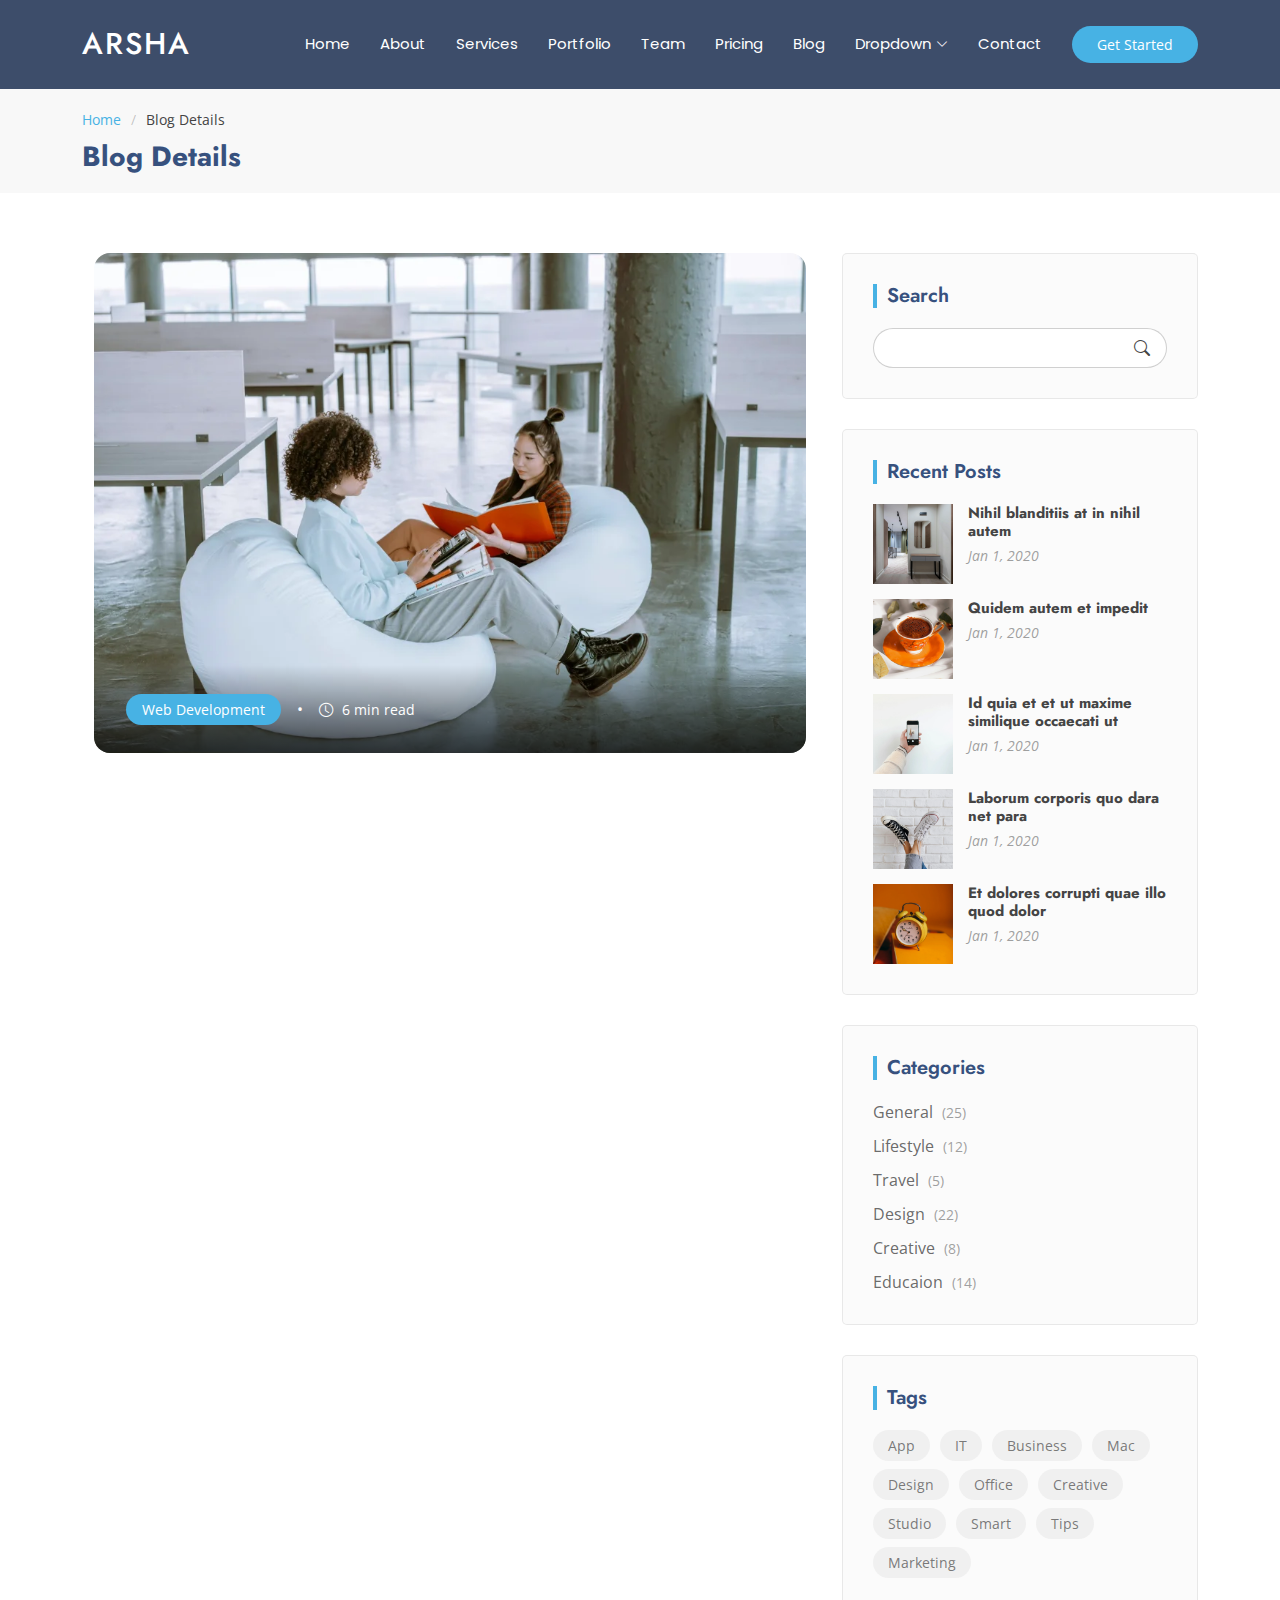
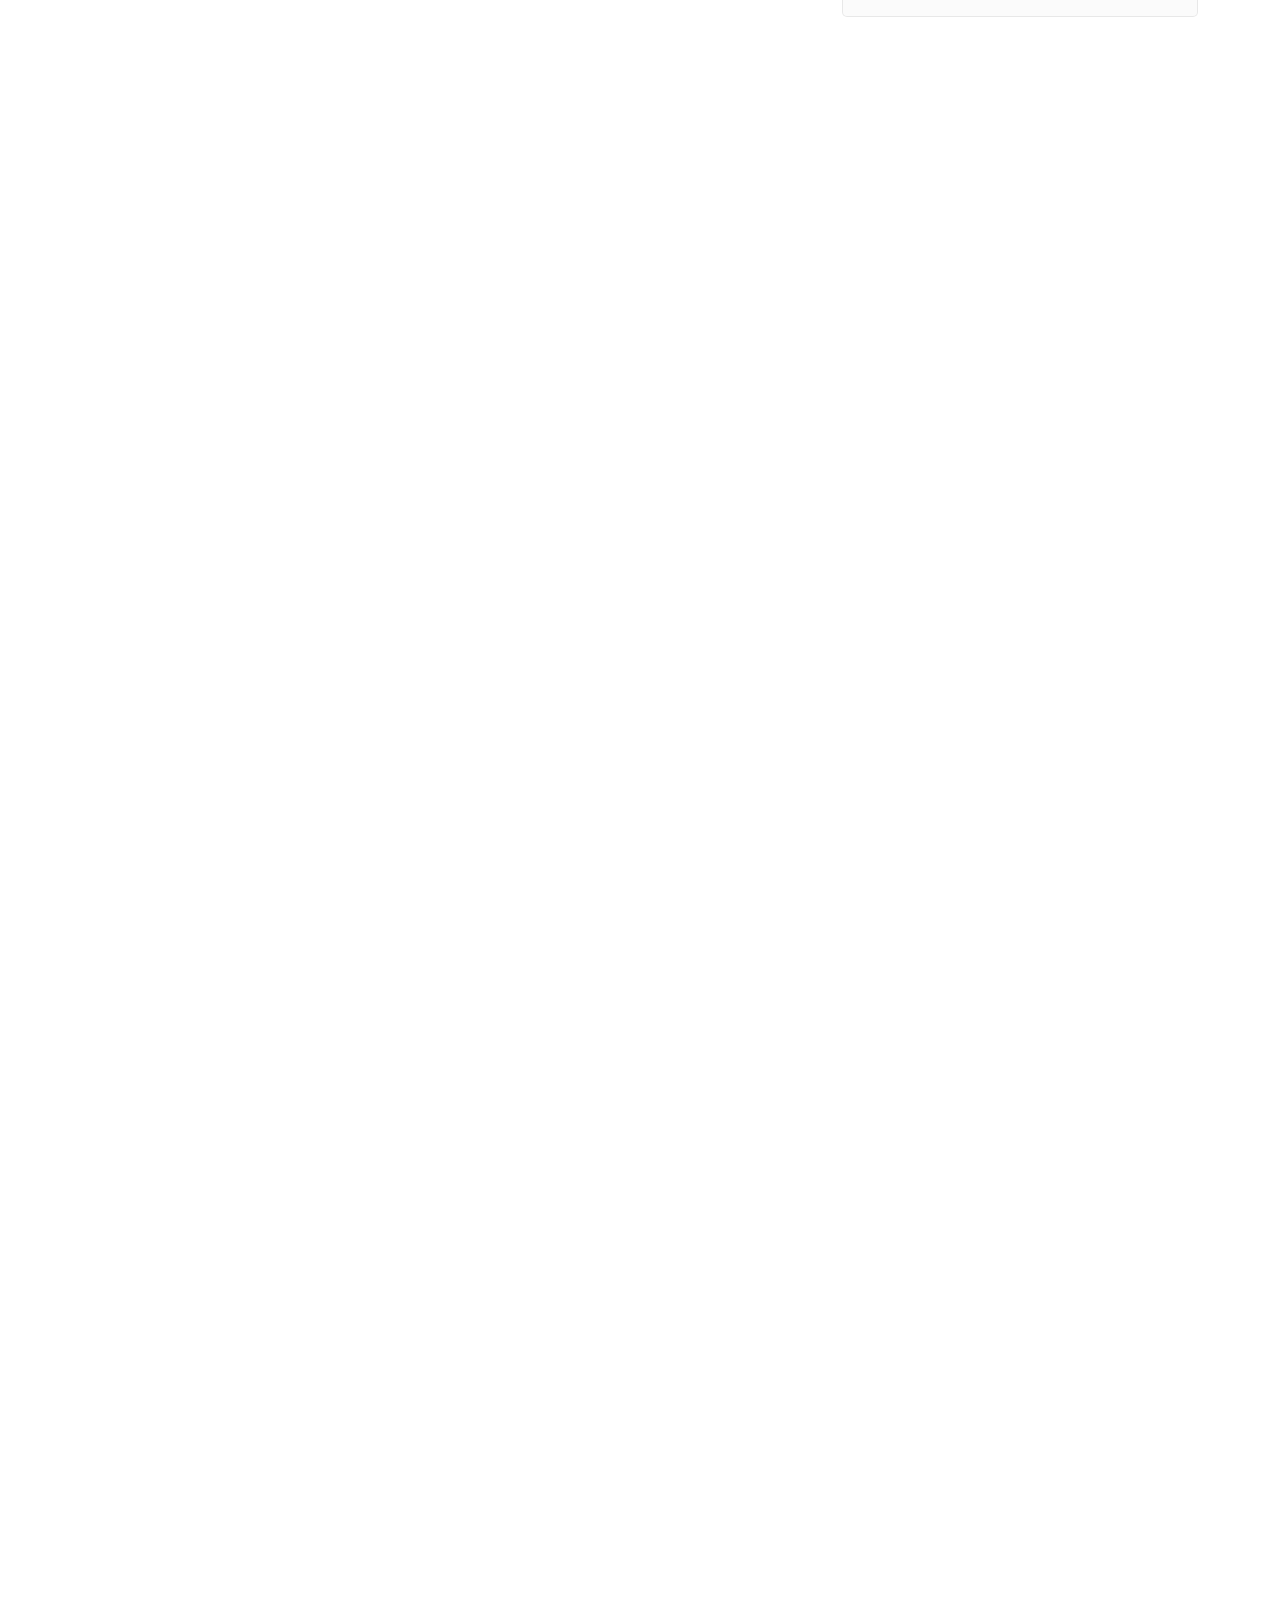
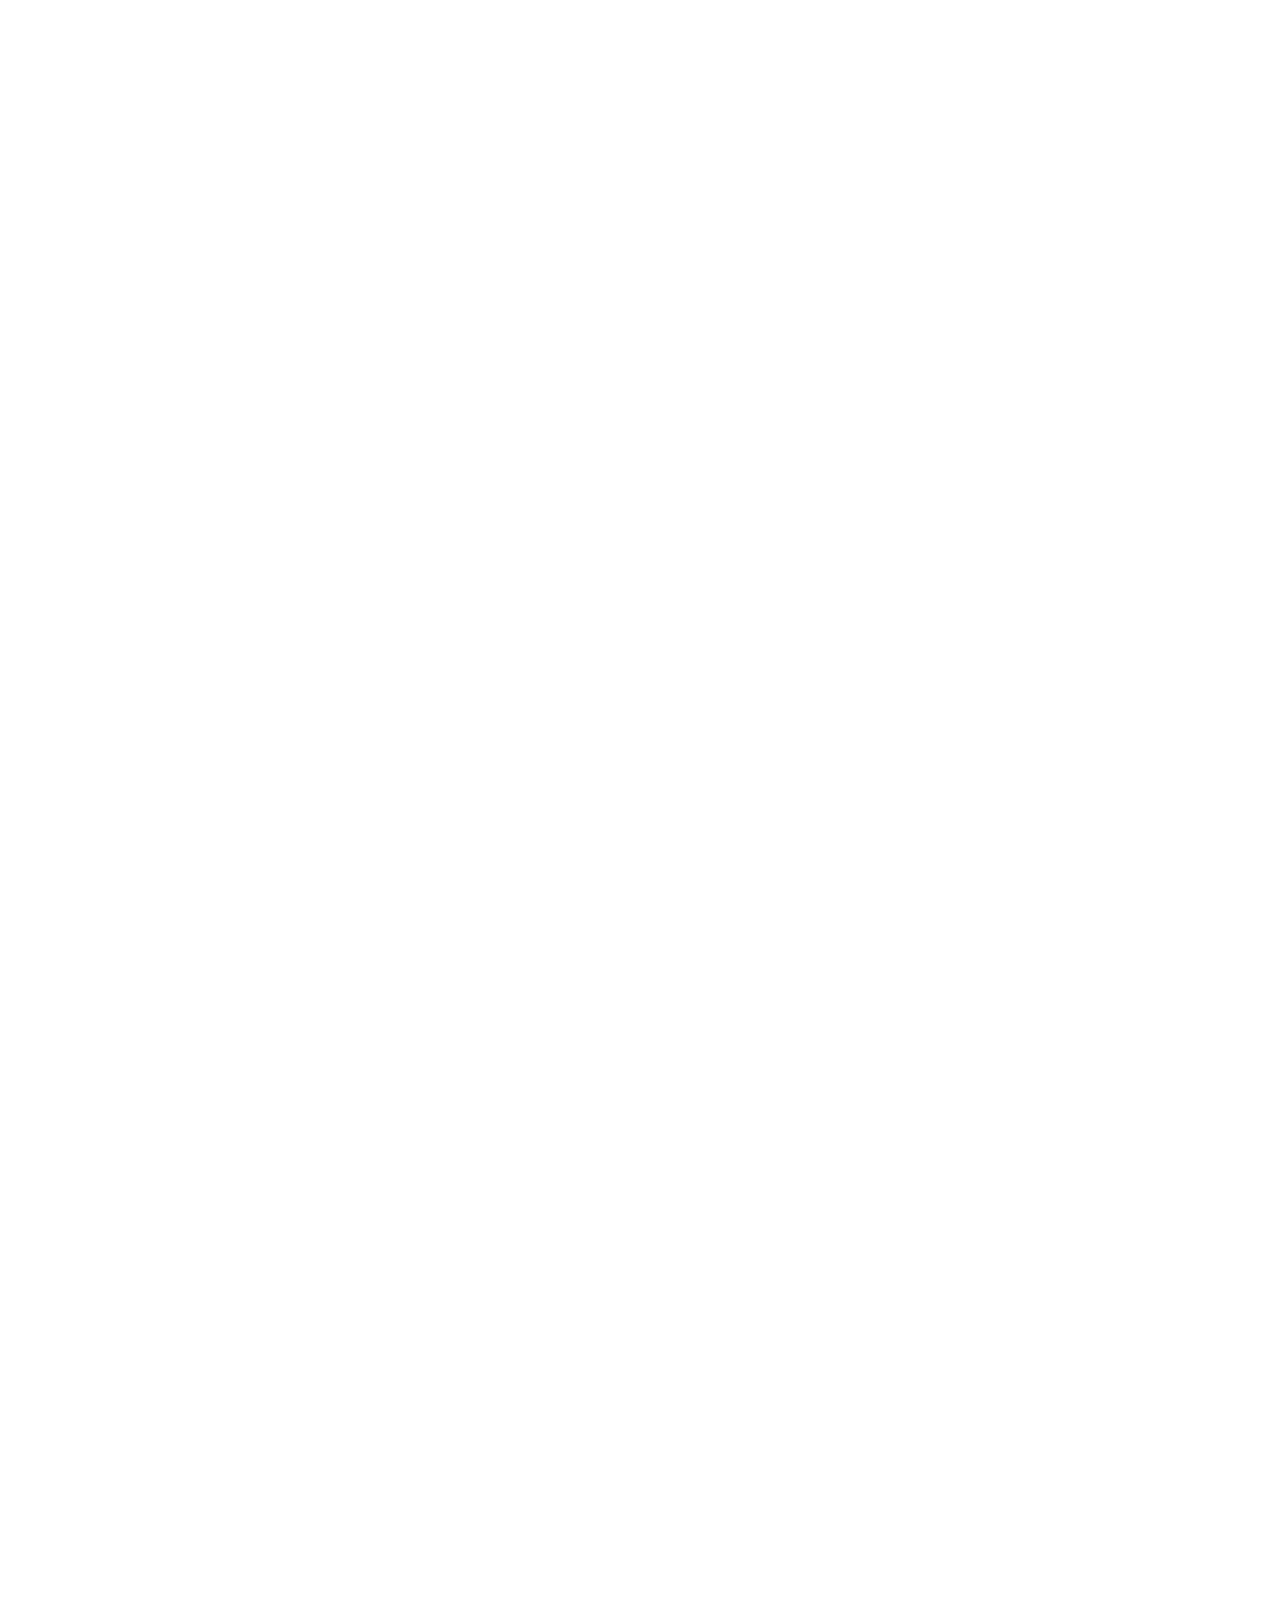
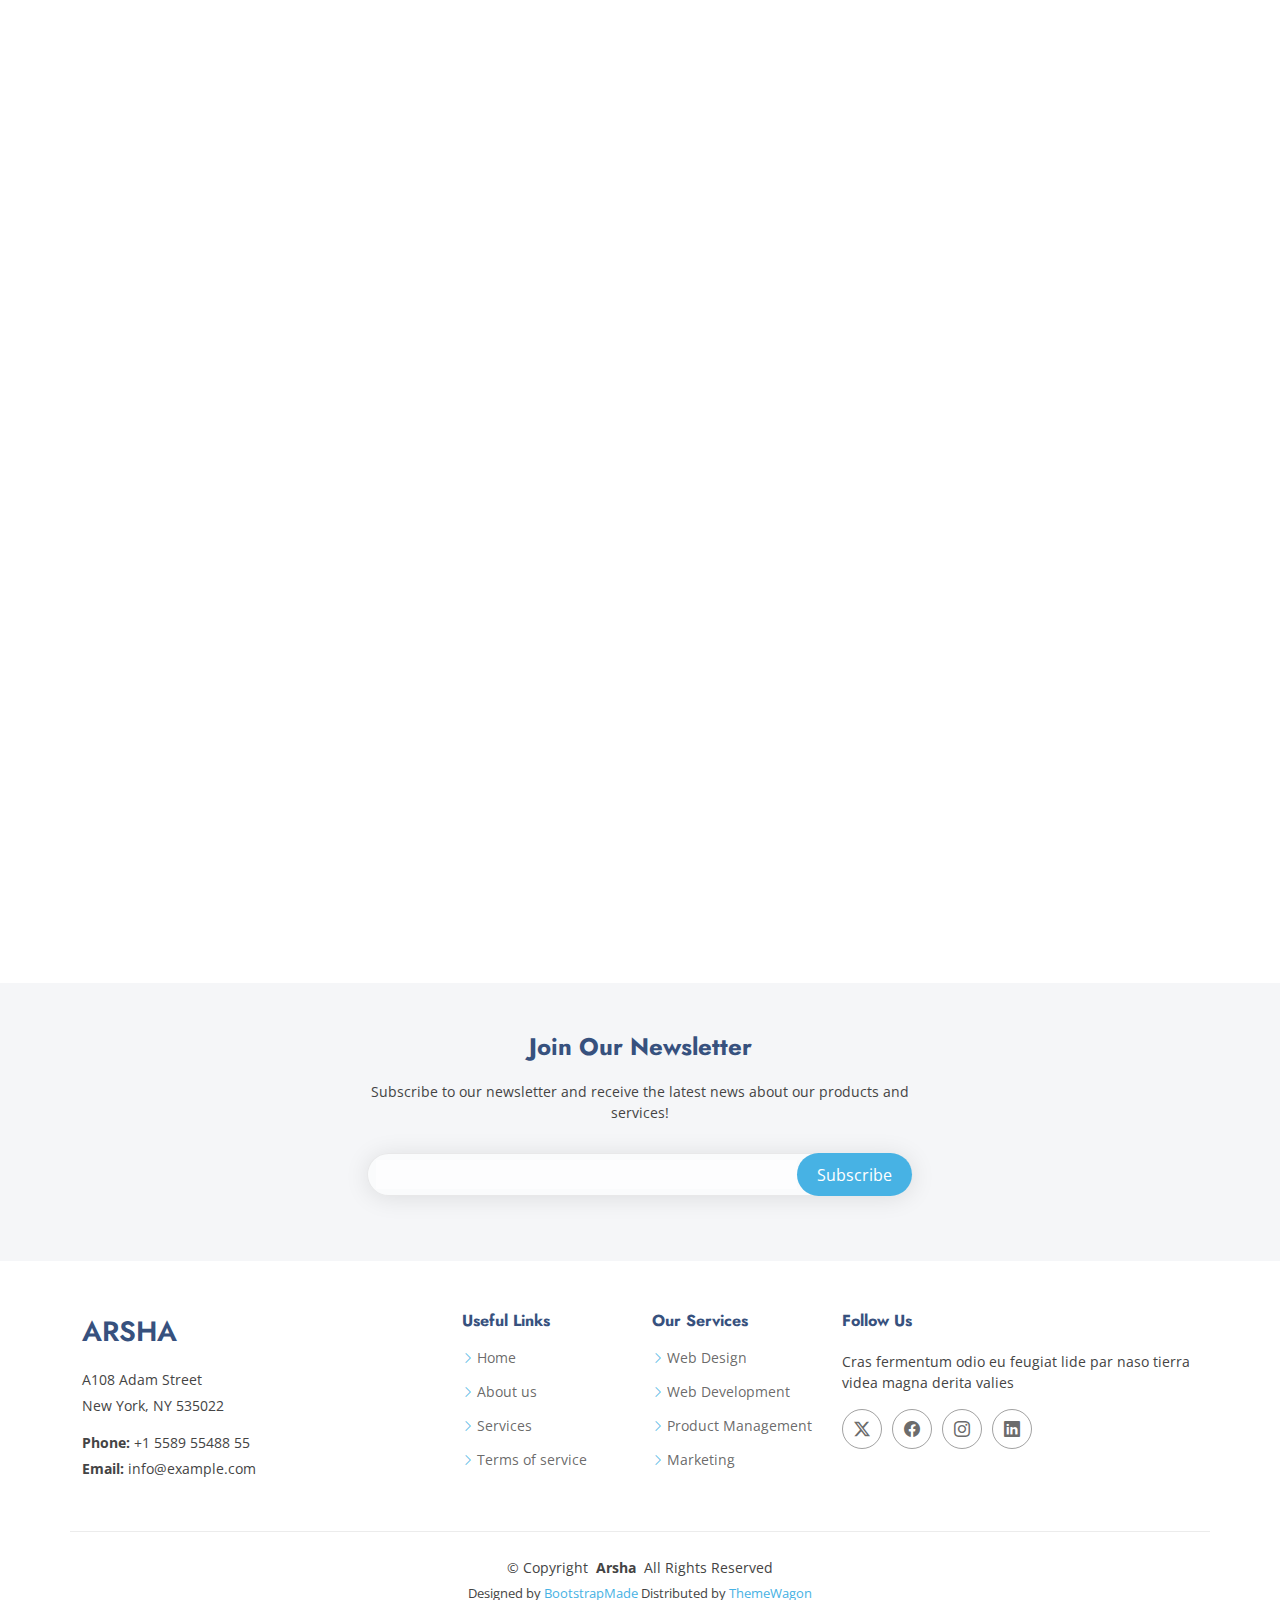
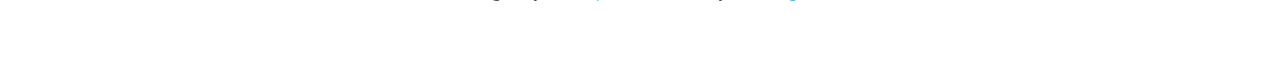
<file: blog-details.html>
<!DOCTYPE html>
<html lang="en">

<head>
  <meta charset="utf-8">
  <meta content="width=device-width, initial-scale=1.0" name="viewport">
  <title>Blog Details - Arsha Bootstrap Template</title>
  <meta name="description" content="">
  <meta name="keywords" content="">

  <!-- Favicons -->
  <link href="assets/img/favicon.png" rel="icon">
  <link href="assets/img/apple-touch-icon.png" rel="apple-touch-icon">

  <!-- Fonts -->
  <link href="https://fonts.googleapis.com" rel="preconnect">
  <link href="https://fonts.gstatic.com" rel="preconnect" crossorigin>
  <link href="https://fonts.googleapis.com/css2?family=Open+Sans:ital,wght@0,300;0,400;0,500;0,600;0,700;0,800;1,300;1,400;1,500;1,600;1,700;1,800&family=Poppins:ital,wght@0,100;0,200;0,300;0,400;0,500;0,600;0,700;0,800;0,900;1,100;1,200;1,300;1,400;1,500;1,600;1,700;1,800;1,900&family=Jost:ital,wght@0,100;0,200;0,300;0,400;0,500;0,600;0,700;0,800;0,900;1,100;1,200;1,300;1,400;1,500;1,600;1,700;1,800;1,900&display=swap" rel="stylesheet">

  <!-- Vendor CSS Files -->
  <link href="assets/vendor/bootstrap/css/bootstrap.min.css" rel="stylesheet">
  <link href="assets/vendor/bootstrap-icons/bootstrap-icons.css" rel="stylesheet">
  <link href="assets/vendor/aos/aos.css" rel="stylesheet">
  <link href="assets/vendor/glightbox/css/glightbox.min.css" rel="stylesheet">
  <link href="assets/vendor/swiper/swiper-bundle.min.css" rel="stylesheet">

  <!-- Main CSS File -->
  <link href="assets/css/main.css" rel="stylesheet">

  <!-- =======================================================
  * Template Name: Arsha
  * Template URL: https://bootstrapmade.com/arsha-free-bootstrap-html-template-corporate/
  * Updated: Feb 22 2025 with Bootstrap v5.3.3
  * Author: BootstrapMade.com
  * License: https://bootstrapmade.com/license/
  ======================================================== -->
</head>

<body class="blog-details-page">

  <header id="header" class="header d-flex align-items-center sticky-top">
    <div class="container-fluid container-xl position-relative d-flex align-items-center">

      <a href="index.html" class="logo d-flex align-items-center me-auto">
        <!-- Uncomment the line below if you also wish to use an image logo -->
        <!-- <img src="assets/img/logo.webp" alt=""> -->
        <h1 class="sitename">Arsha</h1>
      </a>

      <nav id="navmenu" class="navmenu">
        <ul>
          <li><a href="#hero">Home</a></li>
          <li><a href="#about">About</a></li>
          <li><a href="#services">Services</a></li>
          <li><a href="#portfolio">Portfolio</a></li>
          <li><a href="#team">Team</a></li>
          <li><a href="#pricing">Pricing</a></li>
          <li><a href="blog.html">Blog</a></li>
          <li class="dropdown"><a href="#"><span>Dropdown</span> <i class="bi bi-chevron-down toggle-dropdown"></i></a>
            <ul>
              <li><a href="#">Dropdown 1</a></li>
              <li class="dropdown"><a href="#"><span>Deep Dropdown</span> <i class="bi bi-chevron-down toggle-dropdown"></i></a>
                <ul>
                  <li><a href="#">Deep Dropdown 1</a></li>
                  <li><a href="#">Deep Dropdown 2</a></li>
                  <li><a href="#">Deep Dropdown 3</a></li>
                  <li><a href="#">Deep Dropdown 4</a></li>
                  <li><a href="#">Deep Dropdown 5</a></li>
                </ul>
              </li>
              <li><a href="#">Dropdown 2</a></li>
              <li><a href="#">Dropdown 3</a></li>
              <li><a href="#">Dropdown 4</a></li>
            </ul>
          </li>
          <li><a href="#contact">Contact</a></li>
        </ul>
        <i class="mobile-nav-toggle d-xl-none bi bi-list"></i>
      </nav>

      <a class="btn-getstarted" href="#about">Get Started</a>

    </div>
  </header>

  <main class="main">

    <!-- Page Title -->
    <div class="page-title" data-aos="fade">
      <div class="container">
        <nav class="breadcrumbs">
          <ol>
            <li><a href="index.html">Home</a></li>
            <li class="current">Blog Details</li>
          </ol>
        </nav>
        <h1>Blog Details</h1>
      </div>
    </div><!-- End Page Title -->

    <div class="container">
      <div class="row">

        <div class="col-lg-8">

          <!-- Blog Details Section -->
          <section id="blog-details" class="blog-details section">
            <div class="container" data-aos="fade-up">

              <article class="article">

                <div class="hero-img" data-aos="zoom-in">
                  <img src="assets/img/blog/blog-post-3.webp" alt="Featured blog image" class="img-fluid" loading="lazy">
                  <div class="meta-overlay">
                    <div class="meta-categories">
                      <a href="#" class="category">Web Development</a>
                      <span class="divider">•</span>
                      <span class="reading-time"><i class="bi bi-clock"></i> 6 min read</span>
                    </div>
                  </div>
                </div>

                <div class="article-content" data-aos="fade-up" data-aos-delay="100">
                  <div class="content-header">
                    <h1 class="title">Modern Web Development: Best Practices and Future Trends for 2025</h1>

                    <div class="author-info">
                      <div class="author-details">
                        <img src="assets/img/person/person-f-8.webp" alt="Author" class="author-img">
                        <div class="info">
                          <h4>Michael Chen</h4>
                          <span class="role">Senior Web Developer</span>
                        </div>
                      </div>
                      <div class="post-meta">
                        <span class="date"><i class="bi bi-calendar3"></i> Mar 15, 2025</span>
                        <span class="divider">•</span>
                        <span class="comments"><i class="bi bi-chat-text"></i> 18 Comments</span>
                      </div>
                    </div>
                  </div>

                  <div class="content">
                    <p class="lead">
                      The landscape of web development continues to evolve at an unprecedented pace, bringing new technologies, frameworks, and methodologies that reshape how we build modern web applications.
                    </p>

                    <p>
                      As we delve into 2025, the web development ecosystem has transformed dramatically, introducing innovative approaches to building faster, more secure, and highly engaging web experiences. This comprehensive guide explores the latest trends and best practices that are defining the future of web development.
                    </p>

                    <div class="content-image right-aligned">
                      <img src="assets/img/blog/blog-hero-2.webp" class="img-fluid" alt="Modern web development tools" loading="lazy">
                      <figcaption>Modern development environments emphasize collaboration and efficiency</figcaption>
                    </div>

                    <h2>The Rise of Web Components</h2>
                    <p>
                      Web Components have become increasingly crucial in modern web development, offering a standardized way to create reusable custom elements. Key advantages include:
                    </p>
                    <ul>
                      <li>Enhanced code reusability across different frameworks</li>
                      <li>Better encapsulation of functionality</li>
                      <li>Improved maintenance and scalability</li>
                      <li>Framework-agnostic component development</li>
                    </ul>

                    <div class="highlight-box">
                      <h3>Key Trends in 2025</h3>
                      <ul class="trend-list">
                        <li>
                          <i class="bi bi-lightning-charge"></i>
                          <span>Edge Computing and Serverless Architecture</span>
                        </li>
                        <li>
                          <i class="bi bi-shield-check"></i>
                          <span>Enhanced Security Measures</span>
                        </li>
                        <li>
                          <i class="bi bi-phone"></i>
                          <span>Progressive Web Apps (PWAs)</span>
                        </li>
                      </ul>
                    </div>

                    <h2>Performance Optimization</h2>
                    <p>
                      Performance remains a critical factor in web development, with an increasing focus on Core Web Vitals and user experience metrics. Modern applications must be optimized for both speed and efficiency.
                    </p>

                    <blockquote>
                      <p>
                        "The future of web development lies not just in writing code, but in creating seamless, accessible, and performant experiences that work for everyone, everywhere."
                      </p>
                      <cite>Emily Thompson, Web Performance Architect</cite>
                    </blockquote>

                    <div class="content-grid">
                      <div class="row g-4">
                        <div class="col-md-6">
                          <div class="info-card">
                            <i class="bi bi-speedometer2"></i>
                            <h4>Performance Metrics</h4>
                            <p>Focus on Core Web Vitals and user-centric performance metrics for better search rankings and user experience.</p>
                          </div>
                        </div>
                        <div class="col-md-6">
                          <div class="info-card">
                            <i class="bi bi-universal-access"></i>
                            <h4>Accessibility</h4>
                            <p>Implementing WCAG guidelines and ensuring web applications are accessible to all users across different devices.</p>
                          </div>
                        </div>
                      </div>
                    </div>

                    <h2>Looking Forward</h2>
                    <p>
                      As we continue through 2025, web development practices will further evolve, embracing new technologies while maintaining a strong foundation in performance, accessibility, and user experience. Staying updated with these trends and best practices is crucial for developers looking to build modern, scalable web applications.
                    </p>
                  </div>

                  <div class="meta-bottom">
                    <div class="tags-section">
                      <h4>Related Topics</h4>
                      <div class="tags">
                        <a href="#" class="tag">Web Development</a>
                        <a href="#" class="tag">Performance</a>
                        <a href="#" class="tag">Best Practices</a>
                        <a href="#" class="tag">Trends</a>
                        <a href="#" class="tag">2025</a>
                      </div>
                    </div>

                    <div class="share-section">
                      <h4>Share Article</h4>
                      <div class="social-links">
                        <a href="#" class="twitter"><i class="bi bi-twitter-x"></i></a>
                        <a href="#" class="facebook"><i class="bi bi-facebook"></i></a>
                        <a href="#" class="linkedin"><i class="bi bi-linkedin"></i></a>
                        <a href="#" class="copy-link" title="Copy Link"><i class="bi bi-link-45deg"></i></a>
                      </div>
                    </div>
                  </div>
                </div>

              </article>

            </div>
          </section><!-- /Blog Details Section -->

          <!-- Blog Comments Section -->
          <section id="blog-comments" class="blog-comments section">

            <div class="container" data-aos="fade-up" data-aos-delay="100">

              <div class="blog-comments-4">
                <div class="comments-header">
                  <h3 class="title">Community Feedback</h3>
                  <div class="comments-stats">
                    <span class="count">12</span>
                    <span class="label">Comments</span>
                  </div>
                </div>

                <div class="comments-container">
                  <!-- Comment #1 -->
                  <div class="comment-thread">
                    <div class="comment-box">
                      <div class="comment-wrapper">
                        <div class="avatar-wrapper">
                          <img src="assets/img/person/person-f-9.webp" alt="Avatar" loading="lazy">
                          <span class="status-indicator"></span>
                        </div>

                        <div class="comment-content">
                          <div class="comment-header">
                            <div class="user-info">
                              <h4>Thomas Anderson</h4>
                              <span class="time-badge">
                                <i class="bi bi-clock"></i>
                                2 hours ago
                              </span>
                            </div>
                            <div class="engagement">
                              <span class="likes">
                                <i class="bi bi-heart"></i>
                                24
                              </span>
                            </div>
                          </div>

                          <div class="comment-body">
                            <p>Nullam ac urna eu felis dapibus condimentum sit amet a augue. Sed non neque elit. Sed ut imperdiet nisi. Proin condimentum fermentum nunc.</p>
                          </div>

                          <div class="comment-actions">
                            <button class="action-btn like-btn" aria-label="Like comment">
                              <i class="bi bi-heart"></i>
                              <span>Like</span>
                            </button>
                            <button class="action-btn reply-btn" aria-label="Reply to comment">
                              <i class="bi bi-chat"></i>
                              <span>Reply</span>
                            </button>
                            <button class="action-btn share-btn" aria-label="Share comment">
                              <i class="bi bi-share"></i>
                              <span>Share</span>
                            </button>
                          </div>
                        </div>
                      </div>
                    </div>

                    <!-- Replies Container -->
                    <div class="replies-container">
                      <!-- Reply #1 -->
                      <div class="comment-box reply">
                        <div class="comment-wrapper">
                          <div class="avatar-wrapper">
                            <img src="assets/img/person/person-m-9.webp" alt="Avatar" loading="lazy">
                            <span class="status-indicator"></span>
                          </div>

                          <div class="comment-content">
                            <div class="comment-header">
                              <div class="user-info">
                                <h4>Maria Rodriguez</h4>
                                <span class="time-badge">
                                  <i class="bi bi-clock"></i>
                                  1 hour ago
                                </span>
                              </div>
                              <div class="engagement">
                                <span class="likes">
                                  <i class="bi bi-heart"></i>
                                  8
                                </span>
                              </div>
                            </div>

                            <div class="comment-body">
                              <p>Vivamus elementum semper nisi. Aenean vulputate eleifend tellus. Aenean leo ligula, porttitor eu, consequat vitae.</p>
                            </div>

                            <div class="comment-actions">
                              <button class="action-btn like-btn" aria-label="Like comment">
                                <i class="bi bi-heart"></i>
                                <span>Like</span>
                              </button>
                              <button class="action-btn reply-btn" aria-label="Reply to comment">
                                <i class="bi bi-chat"></i>
                                <span>Reply</span>
                              </button>
                              <button class="action-btn share-btn" aria-label="Share comment">
                                <i class="bi bi-share"></i>
                                <span>Share</span>
                              </button>
                            </div>
                          </div>
                        </div>
                      </div>

                      <!-- Reply #2 -->
                      <div class="comment-box reply">
                        <div class="comment-wrapper">
                          <div class="avatar-wrapper">
                            <img src="assets/img/person/person-f-9.webp" alt="Avatar" loading="lazy">
                            <span class="status-indicator"></span>
                          </div>

                          <div class="comment-content">
                            <div class="comment-header">
                              <div class="user-info">
                                <h4>Alex Chen</h4>
                                <span class="time-badge">
                                  <i class="bi bi-clock"></i>
                                  30 minutes ago
                                </span>
                              </div>
                              <div class="engagement">
                                <span class="likes">
                                  <i class="bi bi-heart"></i>
                                  5
                                </span>
                              </div>
                            </div>

                            <div class="comment-body">
                              <p>Cras dapibus. Vivamus elementum semper nisi. Aenean vulputate eleifend tellus.</p>
                            </div>

                            <div class="comment-actions">
                              <button class="action-btn like-btn" aria-label="Like comment">
                                <i class="bi bi-heart"></i>
                                <span>Like</span>
                              </button>
                              <button class="action-btn reply-btn" aria-label="Reply to comment">
                                <i class="bi bi-chat"></i>
                                <span>Reply</span>
                              </button>
                              <button class="action-btn share-btn" aria-label="Share comment">
                                <i class="bi bi-share"></i>
                                <span>Share</span>
                              </button>
                            </div>
                          </div>
                        </div>
                      </div>
                    </div>
                  </div>

                  <!-- Comment #2 -->
                  <div class="comment-thread">
                    <div class="comment-box">
                      <div class="comment-wrapper">
                        <div class="avatar-wrapper">
                          <img src="assets/img/person/person-f-7.webp" alt="Avatar" loading="lazy">
                          <span class="status-indicator"></span>
                        </div>

                        <div class="comment-content">
                          <div class="comment-header">
                            <div class="user-info">
                              <h4>Emily Watson</h4>
                              <span class="time-badge">
                                <i class="bi bi-clock"></i>
                                3 hours ago
                              </span>
                            </div>
                            <div class="engagement">
                              <span class="likes">
                                <i class="bi bi-heart"></i>
                                15
                              </span>
                            </div>
                          </div>

                          <div class="comment-body">
                            <p>Maecenas tempus, tellus eget condimentum rhoncus, sem quam semper libero, sit amet adipiscing sem neque sed ipsum.</p>
                          </div>

                          <div class="comment-actions">
                            <button class="action-btn like-btn" aria-label="Like comment">
                              <i class="bi bi-heart"></i>
                              <span>Like</span>
                            </button>
                            <button class="action-btn reply-btn" aria-label="Reply to comment">
                              <i class="bi bi-chat"></i>
                              <span>Reply</span>
                            </button>
                            <button class="action-btn share-btn" aria-label="Share comment">
                              <i class="bi bi-share"></i>
                              <span>Share</span>
                            </button>
                          </div>
                        </div>
                      </div>
                    </div>
                  </div>
                </div>
              </div>

            </div>

          </section><!-- /Blog Comments Section -->

          <!-- Blog Comment Form Section -->
          <section id="blog-comment-form" class="blog-comment-form section">

            <div class="container" data-aos="fade-up" data-aos-delay="100">

              <form method="post" role="form">

                <div class="form-header">
                  <h3>Leave a Comment</h3>
                  <p>Your email address will not be published. Required fields are marked *</p>
                </div>

                <div class="row gy-3">
                  <div class="col-md-6">
                    <div class="input-group">
                      <label for="name">Full Name *</label>
                      <input type="text" name="name" id="name" placeholder="Enter your full name" required="">
                      <span class="error-text">Please enter your name</span>
                    </div>
                  </div>

                  <div class="col-md-6">
                    <div class="input-group">
                      <label for="email">Email Address *</label>
                      <input type="email" name="email" id="email" placeholder="Enter your email address" required="">
                      <span class="error-text">Please enter a valid email address</span>
                    </div>
                  </div>

                  <div class="col-12">
                    <div class="input-group">
                      <label for="website">Website</label>
                      <input type="url" name="website" id="website" placeholder="Your website (optional)">
                    </div>
                  </div>

                  <div class="col-12">
                    <div class="input-group">
                      <label for="comment">Your Comment *</label>
                      <textarea name="comment" id="comment" rows="5" placeholder="Write your thoughts here..." required=""></textarea>
                      <span class="error-text">Please enter your comment</span>
                    </div>
                  </div>

                  <div class="col-12 text-center">
                    <button type="submit">Post Comment</button>
                  </div>
                </div>

              </form>

            </div>

          </section><!-- /Blog Comment Form Section -->

        </div>

        <div class="col-lg-4 sidebar">

          <div class="widgets-container" data-aos="fade-up" data-aos-delay="200">

            <!-- Search Widget -->
            <div class="search-widget widget-item">

              <h3 class="widget-title">Search</h3>
              <form action="">
                <input type="text">
                <button type="submit" title="Search"><i class="bi bi-search"></i></button>
              </form>

            </div><!--/Search Widget -->

            <!-- Recent Posts Widget -->
            <div class="recent-posts-widget widget-item">

              <h3 class="widget-title">Recent Posts</h3>

              <div class="post-item">
                <img src="assets/img/blog/blog-post-square-1.webp" alt="" class="flex-shrink-0">
                <div>
                  <h4><a href="blog-details.html">Nihil blanditiis at in nihil autem</a></h4>
                  <time datetime="2020-01-01">Jan 1, 2020</time>
                </div>
              </div><!-- End recent post item-->

              <div class="post-item">
                <img src="assets/img/blog/blog-post-square-2.webp" alt="" class="flex-shrink-0">
                <div>
                  <h4><a href="blog-details.html">Quidem autem et impedit</a></h4>
                  <time datetime="2020-01-01">Jan 1, 2020</time>
                </div>
              </div><!-- End recent post item-->

              <div class="post-item">
                <img src="assets/img/blog/blog-post-square-3.webp" alt="" class="flex-shrink-0">
                <div>
                  <h4><a href="blog-details.html">Id quia et et ut maxime similique occaecati ut</a></h4>
                  <time datetime="2020-01-01">Jan 1, 2020</time>
                </div>
              </div><!-- End recent post item-->

              <div class="post-item">
                <img src="assets/img/blog/blog-post-square-4.webp" alt="" class="flex-shrink-0">
                <div>
                  <h4><a href="blog-details.html">Laborum corporis quo dara net para</a></h4>
                  <time datetime="2020-01-01">Jan 1, 2020</time>
                </div>
              </div><!-- End recent post item-->

              <div class="post-item">
                <img src="assets/img/blog/blog-post-square-5.webp" alt="" class="flex-shrink-0">
                <div>
                  <h4><a href="blog-details.html">Et dolores corrupti quae illo quod dolor</a></h4>
                  <time datetime="2020-01-01">Jan 1, 2020</time>
                </div>
              </div><!-- End recent post item-->

            </div><!--/Recent Posts Widget -->

            <!-- Categories Widget -->
            <div class="categories-widget widget-item">

              <h3 class="widget-title">Categories</h3>
              <ul class="mt-3">
                <li><a href="#">General <span>(25)</span></a></li>
                <li><a href="#">Lifestyle <span>(12)</span></a></li>
                <li><a href="#">Travel <span>(5)</span></a></li>
                <li><a href="#">Design <span>(22)</span></a></li>
                <li><a href="#">Creative <span>(8)</span></a></li>
                <li><a href="#">Educaion <span>(14)</span></a></li>
              </ul>

            </div><!--/Categories Widget -->

            <!-- Tags Widget -->
            <div class="tags-widget widget-item">

              <h3 class="widget-title">Tags</h3>
              <ul>
                <li><a href="#">App</a></li>
                <li><a href="#">IT</a></li>
                <li><a href="#">Business</a></li>
                <li><a href="#">Mac</a></li>
                <li><a href="#">Design</a></li>
                <li><a href="#">Office</a></li>
                <li><a href="#">Creative</a></li>
                <li><a href="#">Studio</a></li>
                <li><a href="#">Smart</a></li>
                <li><a href="#">Tips</a></li>
                <li><a href="#">Marketing</a></li>
              </ul>

            </div><!--/Tags Widget -->

          </div>

        </div>

      </div>
    </div>

  </main>

  <footer id="footer" class="footer">

    <div class="footer-newsletter">
      <div class="container">
        <div class="row justify-content-center text-center">
          <div class="col-lg-6">
            <h4>Join Our Newsletter</h4>
            <p>Subscribe to our newsletter and receive the latest news about our products and services!</p>
            <form action="forms/newsletter.php" method="post" class="php-email-form">
              <div class="newsletter-form"><input type="email" name="email"><input type="submit" value="Subscribe"></div>
              <div class="loading">Loading</div>
              <div class="error-message"></div>
              <div class="sent-message">Your subscription request has been sent. Thank you!</div>
            </form>
          </div>
        </div>
      </div>
    </div>

    <div class="container footer-top">
      <div class="row gy-4">
        <div class="col-lg-4 col-md-6 footer-about">
          <a href="index.html" class="d-flex align-items-center">
            <span class="sitename">Arsha</span>
          </a>
          <div class="footer-contact pt-3">
            <p>A108 Adam Street</p>
            <p>New York, NY 535022</p>
            <p class="mt-3"><strong>Phone:</strong> <span>+1 5589 55488 55</span></p>
            <p><strong>Email:</strong> <span>info@example.com</span></p>
          </div>
        </div>

        <div class="col-lg-2 col-md-3 footer-links">
          <h4>Useful Links</h4>
          <ul>
            <li><i class="bi bi-chevron-right"></i> <a href="#">Home</a></li>
            <li><i class="bi bi-chevron-right"></i> <a href="#">About us</a></li>
            <li><i class="bi bi-chevron-right"></i> <a href="#">Services</a></li>
            <li><i class="bi bi-chevron-right"></i> <a href="#">Terms of service</a></li>
          </ul>
        </div>

        <div class="col-lg-2 col-md-3 footer-links">
          <h4>Our Services</h4>
          <ul>
            <li><i class="bi bi-chevron-right"></i> <a href="#">Web Design</a></li>
            <li><i class="bi bi-chevron-right"></i> <a href="#">Web Development</a></li>
            <li><i class="bi bi-chevron-right"></i> <a href="#">Product Management</a></li>
            <li><i class="bi bi-chevron-right"></i> <a href="#">Marketing</a></li>
          </ul>
        </div>

        <div class="col-lg-4 col-md-12">
          <h4>Follow Us</h4>
          <p>Cras fermentum odio eu feugiat lide par naso tierra videa magna derita valies</p>
          <div class="social-links d-flex">
            <a href=""><i class="bi bi-twitter-x"></i></a>
            <a href=""><i class="bi bi-facebook"></i></a>
            <a href=""><i class="bi bi-instagram"></i></a>
            <a href=""><i class="bi bi-linkedin"></i></a>
          </div>
        </div>

      </div>
    </div>

    <div class="container copyright text-center mt-4">
      <p>© <span>Copyright</span> <strong class="px-1 sitename">Arsha</strong> <span>All Rights Reserved</span></p>
      <div class="credits">
        <!-- All the links in the footer should remain intact. -->
        <!-- You can delete the links only if you've purchased the pro version. -->
        <!-- Licensing information: https://bootstrapmade.com/license/ -->
        <!-- Purchase the pro version with working PHP/AJAX contact form: [buy-url] -->
        Designed by <a href="https://bootstrapmade.com/">BootstrapMade</a> Distributed by <a href="https://themewagon.com" target="_blank">ThemeWagon</a>
      </div>
    </div>

  </footer>

  <!-- Scroll Top -->
  <a href="#" id="scroll-top" class="scroll-top d-flex align-items-center justify-content-center"><i class="bi bi-arrow-up-short"></i></a>

  <!-- Preloader -->
  <div id="preloader"></div>

  <!-- Vendor JS Files -->
  <script src="assets/vendor/bootstrap/js/bootstrap.bundle.min.js"></script>
  <script src="assets/vendor/php-email-form/validate.js"></script>
  <script src="assets/vendor/aos/aos.js"></script>
  <script src="assets/vendor/glightbox/js/glightbox.min.js"></script>
  <script src="assets/vendor/swiper/swiper-bundle.min.js"></script>
  <script src="assets/vendor/waypoints/noframework.waypoints.js"></script>
  <script src="assets/vendor/imagesloaded/imagesloaded.pkgd.min.js"></script>
  <script src="assets/vendor/isotope-layout/isotope.pkgd.min.js"></script>

  <!-- Main JS File -->
  <script src="assets/js/main.js"></script>

</body>

</html>
</file>
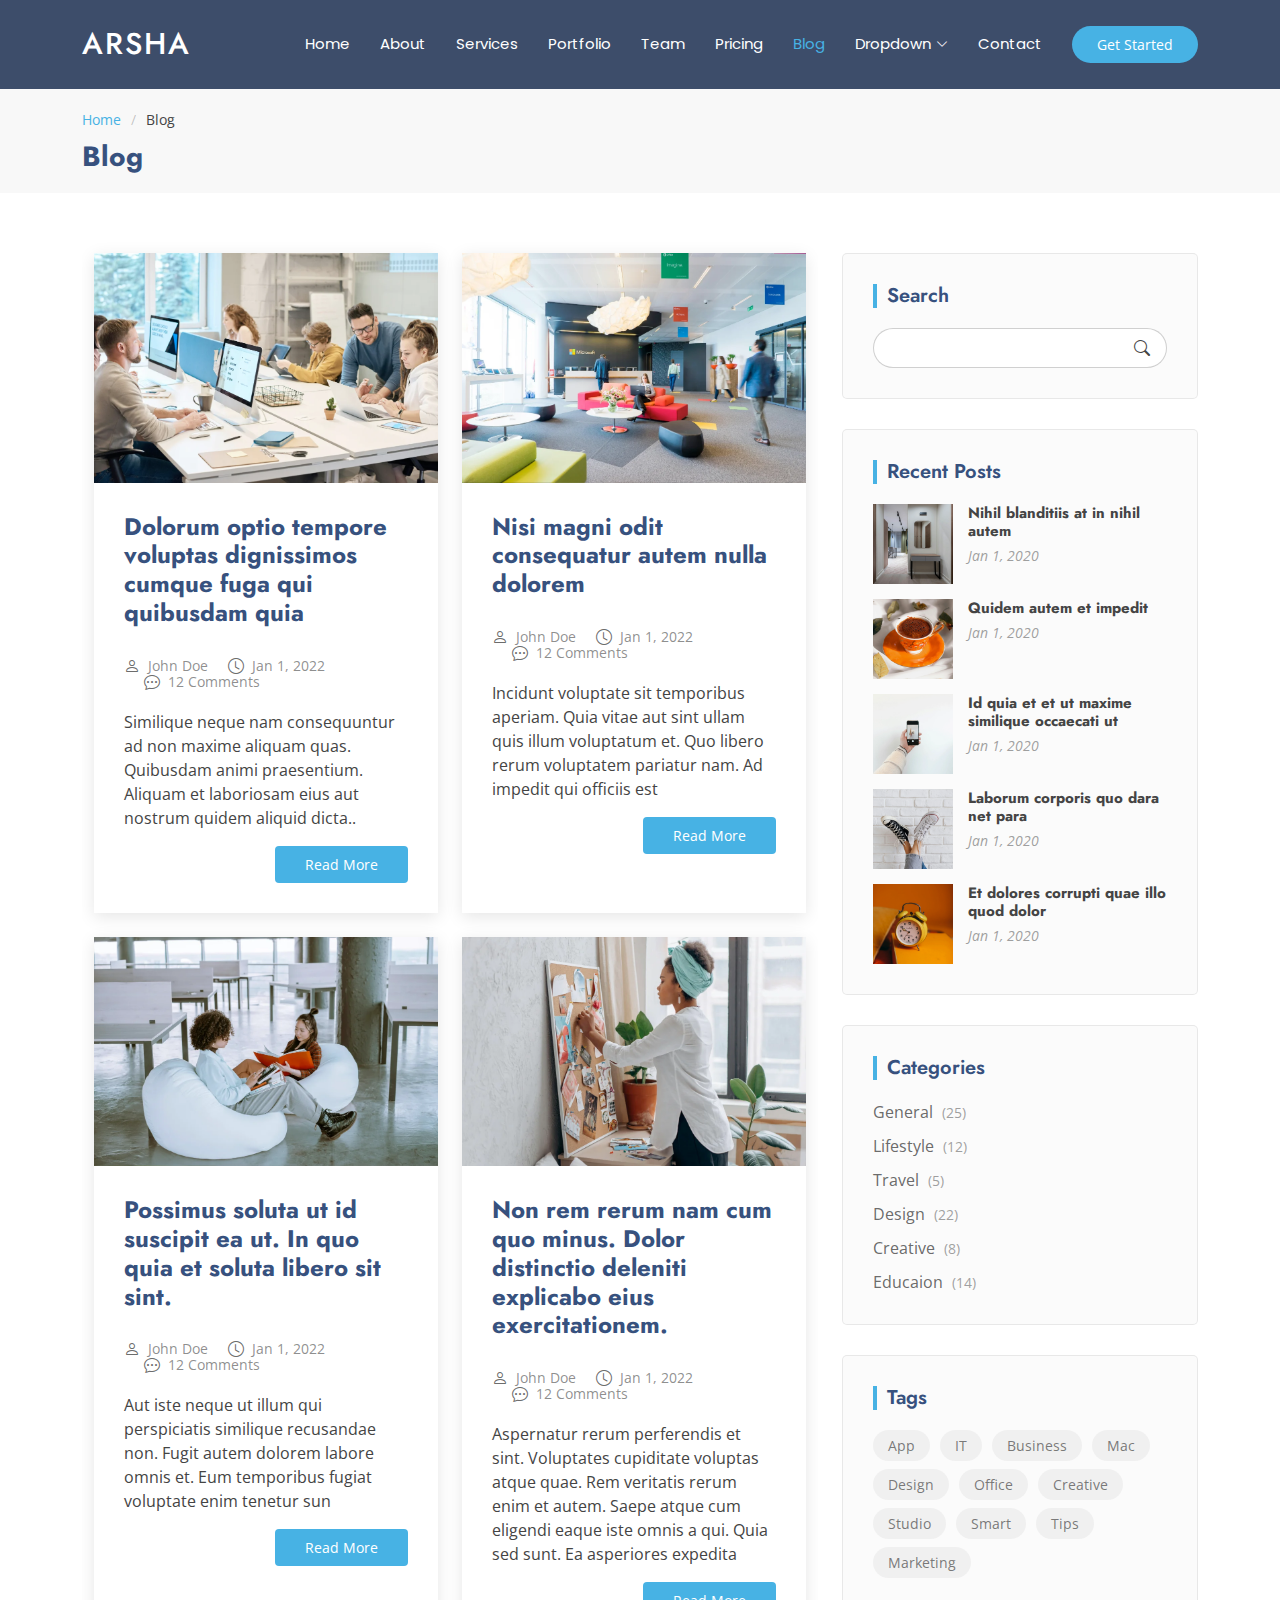
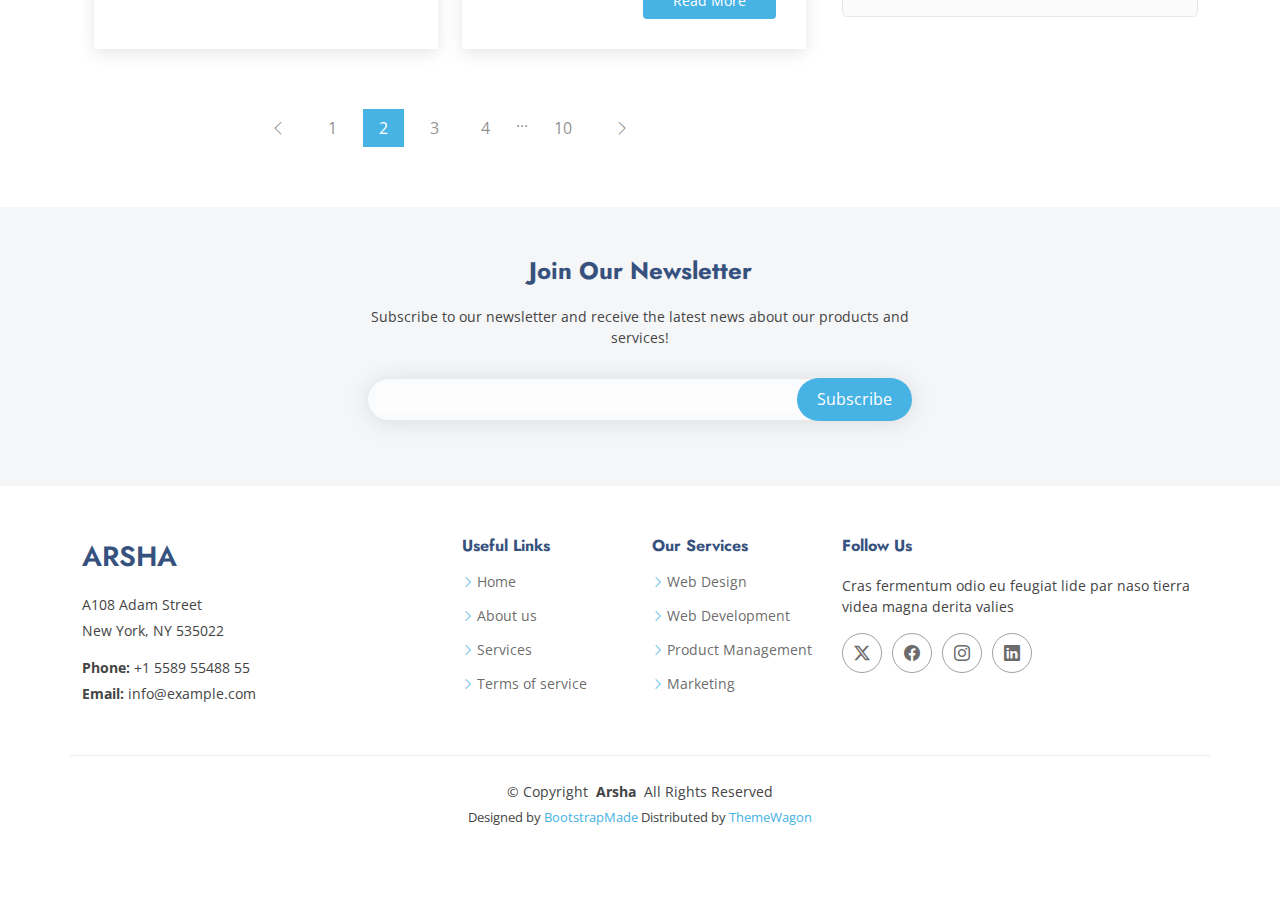
<file: blog.html>
<!DOCTYPE html>
<html lang="en">

<head>
  <meta charset="utf-8">
  <meta content="width=device-width, initial-scale=1.0" name="viewport">
  <title>Blog - Arsha Bootstrap Template</title>
  <meta name="description" content="">
  <meta name="keywords" content="">

  <!-- Favicons -->
  <link href="assets/img/favicon.png" rel="icon">
  <link href="assets/img/apple-touch-icon.png" rel="apple-touch-icon">

  <!-- Fonts -->
  <link href="https://fonts.googleapis.com" rel="preconnect">
  <link href="https://fonts.gstatic.com" rel="preconnect" crossorigin>
  <link href="https://fonts.googleapis.com/css2?family=Open+Sans:ital,wght@0,300;0,400;0,500;0,600;0,700;0,800;1,300;1,400;1,500;1,600;1,700;1,800&family=Poppins:ital,wght@0,100;0,200;0,300;0,400;0,500;0,600;0,700;0,800;0,900;1,100;1,200;1,300;1,400;1,500;1,600;1,700;1,800;1,900&family=Jost:ital,wght@0,100;0,200;0,300;0,400;0,500;0,600;0,700;0,800;0,900;1,100;1,200;1,300;1,400;1,500;1,600;1,700;1,800;1,900&display=swap" rel="stylesheet">

  <!-- Vendor CSS Files -->
  <link href="assets/vendor/bootstrap/css/bootstrap.min.css" rel="stylesheet">
  <link href="assets/vendor/bootstrap-icons/bootstrap-icons.css" rel="stylesheet">
  <link href="assets/vendor/aos/aos.css" rel="stylesheet">
  <link href="assets/vendor/glightbox/css/glightbox.min.css" rel="stylesheet">
  <link href="assets/vendor/swiper/swiper-bundle.min.css" rel="stylesheet">

  <!-- Main CSS File -->
  <link href="assets/css/main.css" rel="stylesheet">

  <!-- =======================================================
  * Template Name: Arsha
  * Template URL: https://bootstrapmade.com/arsha-free-bootstrap-html-template-corporate/
  * Updated: Feb 22 2025 with Bootstrap v5.3.3
  * Author: BootstrapMade.com
  * License: https://bootstrapmade.com/license/
  ======================================================== -->
</head>

<body class="blog-page">

  <header id="header" class="header d-flex align-items-center sticky-top">
    <div class="container-fluid container-xl position-relative d-flex align-items-center">

      <a href="index.html" class="logo d-flex align-items-center me-auto">
        <!-- Uncomment the line below if you also wish to use an image logo -->
        <!-- <img src="assets/img/logo.webp" alt=""> -->
        <h1 class="sitename">Arsha</h1>
      </a>

      <nav id="navmenu" class="navmenu">
        <ul>
          <li><a href="#hero">Home</a></li>
          <li><a href="#about">About</a></li>
          <li><a href="#services">Services</a></li>
          <li><a href="#portfolio">Portfolio</a></li>
          <li><a href="#team">Team</a></li>
          <li><a href="#pricing">Pricing</a></li>
          <li><a href="blog.html" class="active">Blog</a></li>
          <li class="dropdown"><a href="#"><span>Dropdown</span> <i class="bi bi-chevron-down toggle-dropdown"></i></a>
            <ul>
              <li><a href="#">Dropdown 1</a></li>
              <li class="dropdown"><a href="#"><span>Deep Dropdown</span> <i class="bi bi-chevron-down toggle-dropdown"></i></a>
                <ul>
                  <li><a href="#">Deep Dropdown 1</a></li>
                  <li><a href="#">Deep Dropdown 2</a></li>
                  <li><a href="#">Deep Dropdown 3</a></li>
                  <li><a href="#">Deep Dropdown 4</a></li>
                  <li><a href="#">Deep Dropdown 5</a></li>
                </ul>
              </li>
              <li><a href="#">Dropdown 2</a></li>
              <li><a href="#">Dropdown 3</a></li>
              <li><a href="#">Dropdown 4</a></li>
            </ul>
          </li>
          <li><a href="#contact">Contact</a></li>
        </ul>
        <i class="mobile-nav-toggle d-xl-none bi bi-list"></i>
      </nav>

      <a class="btn-getstarted" href="#about">Get Started</a>

    </div>
  </header>

  <main class="main">

    <!-- Page Title -->
    <div class="page-title" data-aos="fade">
      <div class="container">
        <nav class="breadcrumbs">
          <ol>
            <li><a href="index.html">Home</a></li>
            <li class="current">Blog</li>
          </ol>
        </nav>
        <h1>Blog</h1>
      </div>
    </div><!-- End Page Title -->

    <div class="container">
      <div class="row">

        <div class="col-lg-8">

          <!-- Blog Posts Section -->
          <section id="blog-posts" class="blog-posts section">

            <div class="container" data-aos="fade-up" data-aos-delay="100">

              <div class="row gy-4">

                <div class="col-lg-6">
                  <article>

                    <div class="post-img">
                      <img src="assets/img/blog/blog-post-1.webp" alt="" class="img-fluid">
                    </div>

                    <h2 class="title">
                      <a href="blog-details.html">Dolorum optio tempore voluptas dignissimos cumque fuga qui quibusdam quia</a>
                    </h2>

                    <div class="meta-top">
                      <ul>
                        <li class="d-flex align-items-center"><i class="bi bi-person"></i> <a href="blog-details.html">John Doe</a></li>
                        <li class="d-flex align-items-center"><i class="bi bi-clock"></i> <a href="blog-details.html"><time datetime="2022-01-01">Jan 1, 2022</time></a></li>
                        <li class="d-flex align-items-center"><i class="bi bi-chat-dots"></i> <a href="blog-details.html">12 Comments</a></li>
                      </ul>
                    </div>

                    <div class="content">
                      <p>
                        Similique neque nam consequuntur ad non maxime aliquam quas. Quibusdam animi praesentium. Aliquam et laboriosam eius aut nostrum quidem aliquid dicta..
                      </p>

                      <div class="read-more">
                        <a href="blog-details.html">Read More</a>
                      </div>
                    </div>

                  </article>
                </div><!-- End post list item -->

                <div class="col-lg-6">

                  <article>

                    <div class="post-img">
                      <img src="assets/img/blog/blog-post-2.webp" alt="" class="img-fluid">
                    </div>

                    <h2 class="title">
                      <a href="blog-details.html">Nisi magni odit consequatur autem nulla dolorem</a>
                    </h2>

                    <div class="meta-top">
                      <ul>
                        <li class="d-flex align-items-center"><i class="bi bi-person"></i> <a href="blog-details.html">John Doe</a></li>
                        <li class="d-flex align-items-center"><i class="bi bi-clock"></i> <a href="blog-details.html"><time datetime="2022-01-01">Jan 1, 2022</time></a></li>
                        <li class="d-flex align-items-center"><i class="bi bi-chat-dots"></i> <a href="blog-details.html">12 Comments</a></li>
                      </ul>
                    </div>

                    <div class="content">
                      <p>
                        Incidunt voluptate sit temporibus aperiam. Quia vitae aut sint ullam quis illum voluptatum et. Quo libero rerum voluptatem pariatur nam.
                        Ad impedit qui officiis est</p>
                      <div class="read-more">
                        <a href="blog-details.html">Read More</a>
                      </div>
                    </div>

                  </article>

                </div><!-- End post list item -->

                <div class="col-lg-6">

                  <article>

                    <div class="post-img">
                      <img src="assets/img/blog/blog-post-3.webp" alt="" class="img-fluid">
                    </div>

                    <h2 class="title">
                      <a href="blog-details.html">Possimus soluta ut id suscipit ea ut. In quo quia et soluta libero sit sint.</a>
                    </h2>

                    <div class="meta-top">
                      <ul>
                        <li class="d-flex align-items-center"><i class="bi bi-person"></i> <a href="blog-details.html">John Doe</a></li>
                        <li class="d-flex align-items-center"><i class="bi bi-clock"></i> <a href="blog-details.html"><time datetime="2022-01-01">Jan 1, 2022</time></a></li>
                        <li class="d-flex align-items-center"><i class="bi bi-chat-dots"></i> <a href="blog-details.html">12 Comments</a></li>
                      </ul>
                    </div>

                    <div class="content">
                      <p>
                        Aut iste neque ut illum qui perspiciatis similique recusandae non. Fugit autem dolorem labore omnis et. Eum temporibus fugiat voluptate enim tenetur sun</p>
                      <div class="read-more">
                        <a href="blog-details.html">Read More</a>
                      </div>
                    </div>

                  </article>

                </div><!-- End post list item -->

                <div class="col-lg-6">

                  <article>

                    <div class="post-img">
                      <img src="assets/img/blog/blog-post-4.webp" alt="" class="img-fluid">
                    </div>

                    <h2 class="title">
                      <a href="blog-details.html">Non rem rerum nam cum quo minus. Dolor distinctio deleniti explicabo eius exercitationem.</a>
                    </h2>

                    <div class="meta-top">
                      <ul>
                        <li class="d-flex align-items-center"><i class="bi bi-person"></i> <a href="blog-details.html">John Doe</a></li>
                        <li class="d-flex align-items-center"><i class="bi bi-clock"></i> <a href="blog-details.html"><time datetime="2022-01-01">Jan 1, 2022</time></a></li>
                        <li class="d-flex align-items-center"><i class="bi bi-chat-dots"></i> <a href="blog-details.html">12 Comments</a></li>
                      </ul>
                    </div>

                    <div class="content">
                      <p>
                        Aspernatur rerum perferendis et sint. Voluptates cupiditate voluptas atque quae. Rem veritatis rerum enim et autem. Saepe atque cum eligendi eaque iste omnis a qui.
                        Quia sed sunt. Ea asperiores expedita <br></p>
                      <div class="read-more">
                        <a href="blog-details.html">Read More</a>
                      </div>
                    </div>

                  </article>

                </div><!-- End post list item -->

              </div><!-- End blog posts list -->

            </div>

          </section><!-- /Blog Posts Section -->

          <!-- Pagination 2 Section -->
          <section id="pagination-2" class="pagination-2 section">

            <div class="container">
              <div class="d-flex justify-content-center">
                <ul>
                  <li><a href="#"><i class="bi bi-chevron-left"></i></a></li>
                  <li><a href="#">1</a></li>
                  <li><a href="#" class="active">2</a></li>
                  <li><a href="#">3</a></li>
                  <li><a href="#">4</a></li>
                  <li>...</li>
                  <li><a href="#">10</a></li>
                  <li><a href="#"><i class="bi bi-chevron-right"></i></a></li>
                </ul>
              </div>
            </div>

          </section><!-- /Pagination 2 Section -->

        </div>

        <div class="col-lg-4 sidebar">

          <div class="widgets-container" data-aos="fade-up" data-aos-delay="200">

            <!-- Search Widget -->
            <div class="search-widget widget-item">

              <h3 class="widget-title">Search</h3>
              <form action="">
                <input type="text">
                <button type="submit" title="Search"><i class="bi bi-search"></i></button>
              </form>

            </div><!--/Search Widget -->

            <!-- Recent Posts Widget -->
            <div class="recent-posts-widget widget-item">

              <h3 class="widget-title">Recent Posts</h3>

              <div class="post-item">
                <img src="assets/img/blog/blog-post-square-1.webp" alt="" class="flex-shrink-0">
                <div>
                  <h4><a href="blog-details.html">Nihil blanditiis at in nihil autem</a></h4>
                  <time datetime="2020-01-01">Jan 1, 2020</time>
                </div>
              </div><!-- End recent post item-->

              <div class="post-item">
                <img src="assets/img/blog/blog-post-square-2.webp" alt="" class="flex-shrink-0">
                <div>
                  <h4><a href="blog-details.html">Quidem autem et impedit</a></h4>
                  <time datetime="2020-01-01">Jan 1, 2020</time>
                </div>
              </div><!-- End recent post item-->

              <div class="post-item">
                <img src="assets/img/blog/blog-post-square-3.webp" alt="" class="flex-shrink-0">
                <div>
                  <h4><a href="blog-details.html">Id quia et et ut maxime similique occaecati ut</a></h4>
                  <time datetime="2020-01-01">Jan 1, 2020</time>
                </div>
              </div><!-- End recent post item-->

              <div class="post-item">
                <img src="assets/img/blog/blog-post-square-4.webp" alt="" class="flex-shrink-0">
                <div>
                  <h4><a href="blog-details.html">Laborum corporis quo dara net para</a></h4>
                  <time datetime="2020-01-01">Jan 1, 2020</time>
                </div>
              </div><!-- End recent post item-->

              <div class="post-item">
                <img src="assets/img/blog/blog-post-square-5.webp" alt="" class="flex-shrink-0">
                <div>
                  <h4><a href="blog-details.html">Et dolores corrupti quae illo quod dolor</a></h4>
                  <time datetime="2020-01-01">Jan 1, 2020</time>
                </div>
              </div><!-- End recent post item-->

            </div><!--/Recent Posts Widget -->

            <!-- Categories Widget -->
            <div class="categories-widget widget-item">

              <h3 class="widget-title">Categories</h3>
              <ul class="mt-3">
                <li><a href="#">General <span>(25)</span></a></li>
                <li><a href="#">Lifestyle <span>(12)</span></a></li>
                <li><a href="#">Travel <span>(5)</span></a></li>
                <li><a href="#">Design <span>(22)</span></a></li>
                <li><a href="#">Creative <span>(8)</span></a></li>
                <li><a href="#">Educaion <span>(14)</span></a></li>
              </ul>

            </div><!--/Categories Widget -->

            <!-- Tags Widget -->
            <div class="tags-widget widget-item">

              <h3 class="widget-title">Tags</h3>
              <ul>
                <li><a href="#">App</a></li>
                <li><a href="#">IT</a></li>
                <li><a href="#">Business</a></li>
                <li><a href="#">Mac</a></li>
                <li><a href="#">Design</a></li>
                <li><a href="#">Office</a></li>
                <li><a href="#">Creative</a></li>
                <li><a href="#">Studio</a></li>
                <li><a href="#">Smart</a></li>
                <li><a href="#">Tips</a></li>
                <li><a href="#">Marketing</a></li>
              </ul>

            </div><!--/Tags Widget -->

          </div>

        </div>

      </div>
    </div>

  </main>

  <footer id="footer" class="footer">

    <div class="footer-newsletter">
      <div class="container">
        <div class="row justify-content-center text-center">
          <div class="col-lg-6">
            <h4>Join Our Newsletter</h4>
            <p>Subscribe to our newsletter and receive the latest news about our products and services!</p>
            <form action="forms/newsletter.php" method="post" class="php-email-form">
              <div class="newsletter-form"><input type="email" name="email"><input type="submit" value="Subscribe"></div>
              <div class="loading">Loading</div>
              <div class="error-message"></div>
              <div class="sent-message">Your subscription request has been sent. Thank you!</div>
            </form>
          </div>
        </div>
      </div>
    </div>

    <div class="container footer-top">
      <div class="row gy-4">
        <div class="col-lg-4 col-md-6 footer-about">
          <a href="index.html" class="d-flex align-items-center">
            <span class="sitename">Arsha</span>
          </a>
          <div class="footer-contact pt-3">
            <p>A108 Adam Street</p>
            <p>New York, NY 535022</p>
            <p class="mt-3"><strong>Phone:</strong> <span>+1 5589 55488 55</span></p>
            <p><strong>Email:</strong> <span>info@example.com</span></p>
          </div>
        </div>

        <div class="col-lg-2 col-md-3 footer-links">
          <h4>Useful Links</h4>
          <ul>
            <li><i class="bi bi-chevron-right"></i> <a href="#">Home</a></li>
            <li><i class="bi bi-chevron-right"></i> <a href="#">About us</a></li>
            <li><i class="bi bi-chevron-right"></i> <a href="#">Services</a></li>
            <li><i class="bi bi-chevron-right"></i> <a href="#">Terms of service</a></li>
          </ul>
        </div>

        <div class="col-lg-2 col-md-3 footer-links">
          <h4>Our Services</h4>
          <ul>
            <li><i class="bi bi-chevron-right"></i> <a href="#">Web Design</a></li>
            <li><i class="bi bi-chevron-right"></i> <a href="#">Web Development</a></li>
            <li><i class="bi bi-chevron-right"></i> <a href="#">Product Management</a></li>
            <li><i class="bi bi-chevron-right"></i> <a href="#">Marketing</a></li>
          </ul>
        </div>

        <div class="col-lg-4 col-md-12">
          <h4>Follow Us</h4>
          <p>Cras fermentum odio eu feugiat lide par naso tierra videa magna derita valies</p>
          <div class="social-links d-flex">
            <a href=""><i class="bi bi-twitter-x"></i></a>
            <a href=""><i class="bi bi-facebook"></i></a>
            <a href=""><i class="bi bi-instagram"></i></a>
            <a href=""><i class="bi bi-linkedin"></i></a>
          </div>
        </div>

      </div>
    </div>

    <div class="container copyright text-center mt-4">
      <p>© <span>Copyright</span> <strong class="px-1 sitename">Arsha</strong> <span>All Rights Reserved</span></p>
      <div class="credits">
        <!-- All the links in the footer should remain intact. -->
        <!-- You can delete the links only if you've purchased the pro version. -->
        <!-- Licensing information: https://bootstrapmade.com/license/ -->
        <!-- Purchase the pro version with working PHP/AJAX contact form: [buy-url] -->
        Designed by <a href="https://bootstrapmade.com/">BootstrapMade</a> Distributed by <a href="https://themewagon.com" target="_blank">ThemeWagon</a>
      </div>
    </div>

  </footer>

  <!-- Scroll Top -->
  <a href="#" id="scroll-top" class="scroll-top d-flex align-items-center justify-content-center"><i class="bi bi-arrow-up-short"></i></a>

  <!-- Preloader -->
  <div id="preloader"></div>

  <!-- Vendor JS Files -->
  <script src="assets/vendor/bootstrap/js/bootstrap.bundle.min.js"></script>
  <script src="assets/vendor/php-email-form/validate.js"></script>
  <script src="assets/vendor/aos/aos.js"></script>
  <script src="assets/vendor/glightbox/js/glightbox.min.js"></script>
  <script src="assets/vendor/swiper/swiper-bundle.min.js"></script>
  <script src="assets/vendor/waypoints/noframework.waypoints.js"></script>
  <script src="assets/vendor/imagesloaded/imagesloaded.pkgd.min.js"></script>
  <script src="assets/vendor/isotope-layout/isotope.pkgd.min.js"></script>

  <!-- Main JS File -->
  <script src="assets/js/main.js"></script>

</body>

</html>
</file>
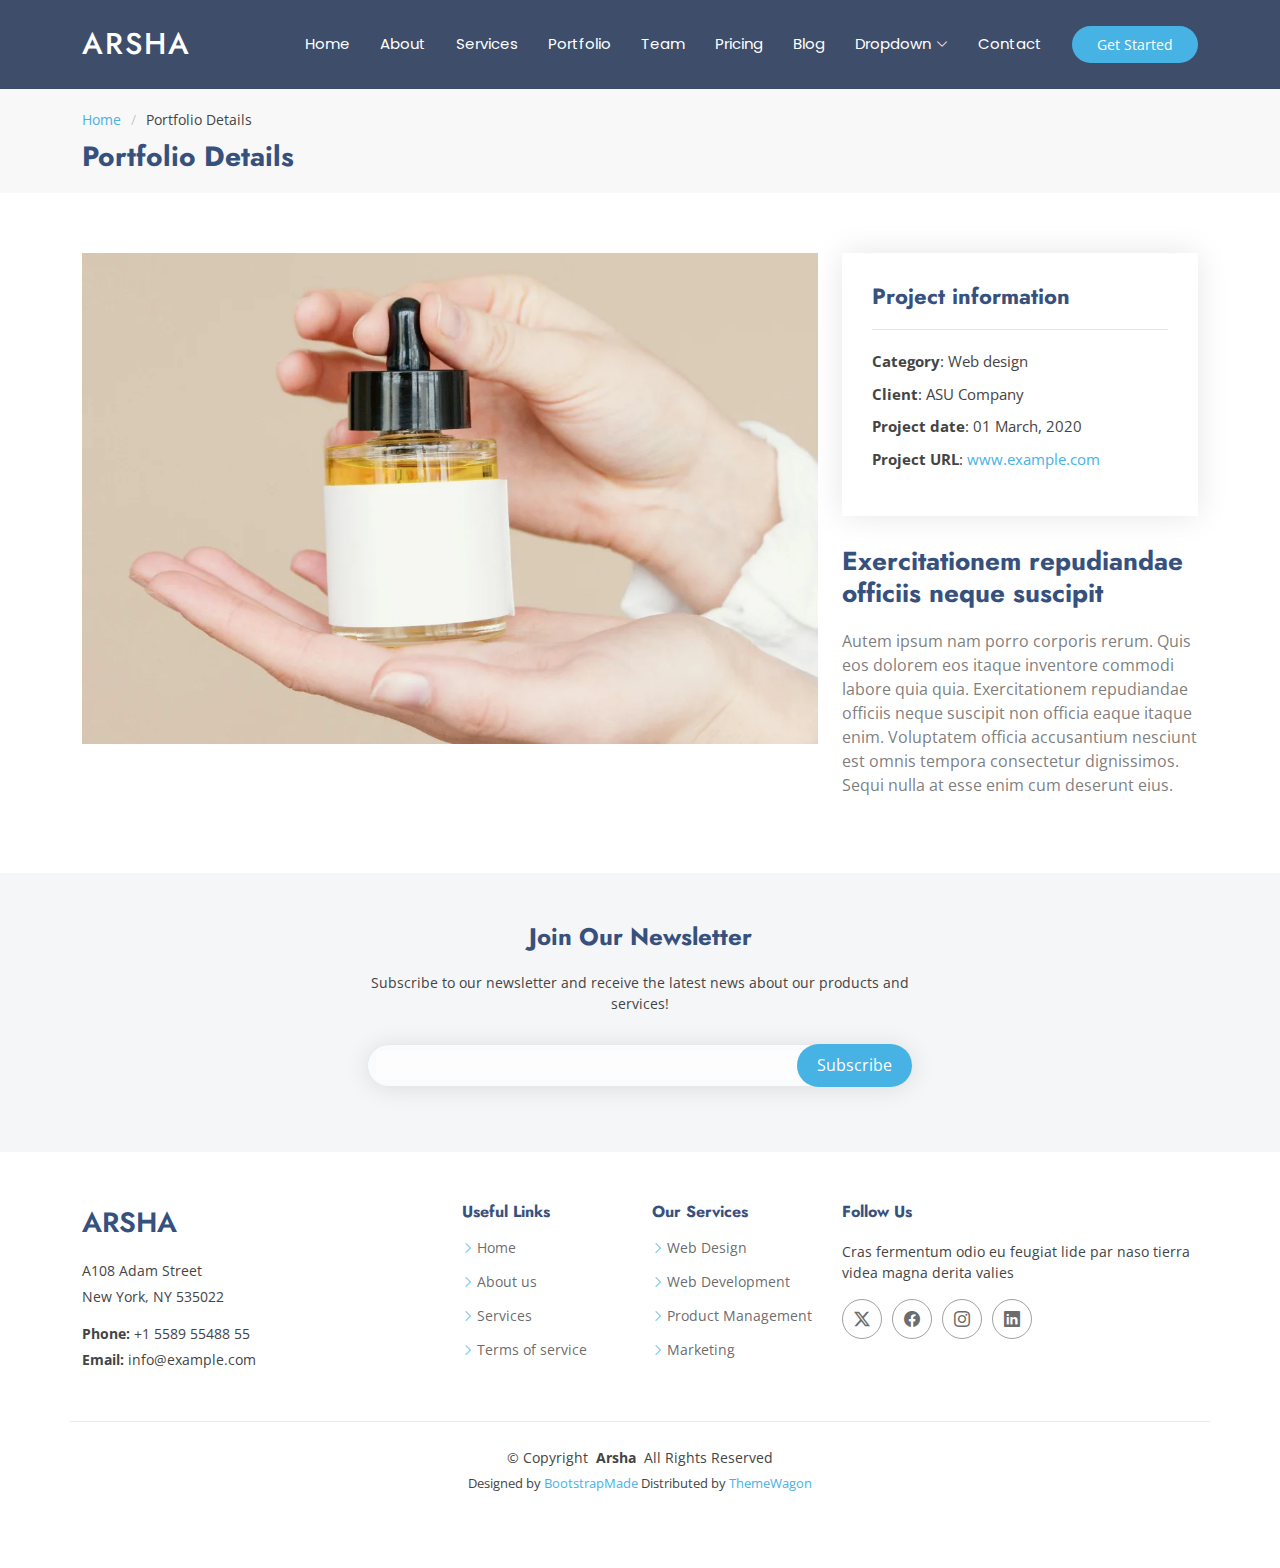
<file: portfolio-details.html>
<!DOCTYPE html>
<html lang="en">

<head>
  <meta charset="utf-8">
  <meta content="width=device-width, initial-scale=1.0" name="viewport">
  <title>Portfolio Details - Arsha Bootstrap Template</title>
  <meta name="description" content="">
  <meta name="keywords" content="">

  <!-- Favicons -->
  <link href="assets/img/favicon.png" rel="icon">
  <link href="assets/img/apple-touch-icon.png" rel="apple-touch-icon">

  <!-- Fonts -->
  <link href="https://fonts.googleapis.com" rel="preconnect">
  <link href="https://fonts.gstatic.com" rel="preconnect" crossorigin>
  <link href="https://fonts.googleapis.com/css2?family=Open+Sans:ital,wght@0,300;0,400;0,500;0,600;0,700;0,800;1,300;1,400;1,500;1,600;1,700;1,800&family=Poppins:ital,wght@0,100;0,200;0,300;0,400;0,500;0,600;0,700;0,800;0,900;1,100;1,200;1,300;1,400;1,500;1,600;1,700;1,800;1,900&family=Jost:ital,wght@0,100;0,200;0,300;0,400;0,500;0,600;0,700;0,800;0,900;1,100;1,200;1,300;1,400;1,500;1,600;1,700;1,800;1,900&display=swap" rel="stylesheet">

  <!-- Vendor CSS Files -->
  <link href="assets/vendor/bootstrap/css/bootstrap.min.css" rel="stylesheet">
  <link href="assets/vendor/bootstrap-icons/bootstrap-icons.css" rel="stylesheet">
  <link href="assets/vendor/aos/aos.css" rel="stylesheet">
  <link href="assets/vendor/glightbox/css/glightbox.min.css" rel="stylesheet">
  <link href="assets/vendor/swiper/swiper-bundle.min.css" rel="stylesheet">

  <!-- Main CSS File -->
  <link href="assets/css/main.css" rel="stylesheet">

  <!-- =======================================================
  * Template Name: Arsha
  * Template URL: https://bootstrapmade.com/arsha-free-bootstrap-html-template-corporate/
  * Updated: Feb 22 2025 with Bootstrap v5.3.3
  * Author: BootstrapMade.com
  * License: https://bootstrapmade.com/license/
  ======================================================== -->
</head>

<body class="portfolio-details-page">

  <header id="header" class="header d-flex align-items-center sticky-top">
    <div class="container-fluid container-xl position-relative d-flex align-items-center">

      <a href="index.html" class="logo d-flex align-items-center me-auto">
        <!-- Uncomment the line below if you also wish to use an image logo -->
        <!-- <img src="assets/img/logo.webp" alt=""> -->
        <h1 class="sitename">Arsha</h1>
      </a>

      <nav id="navmenu" class="navmenu">
        <ul>
          <li><a href="#hero">Home</a></li>
          <li><a href="#about">About</a></li>
          <li><a href="#services">Services</a></li>
          <li><a href="#portfolio">Portfolio</a></li>
          <li><a href="#team">Team</a></li>
          <li><a href="#pricing">Pricing</a></li>
          <li><a href="blog.html">Blog</a></li>
          <li class="dropdown"><a href="#"><span>Dropdown</span> <i class="bi bi-chevron-down toggle-dropdown"></i></a>
            <ul>
              <li><a href="#">Dropdown 1</a></li>
              <li class="dropdown"><a href="#"><span>Deep Dropdown</span> <i class="bi bi-chevron-down toggle-dropdown"></i></a>
                <ul>
                  <li><a href="#">Deep Dropdown 1</a></li>
                  <li><a href="#">Deep Dropdown 2</a></li>
                  <li><a href="#">Deep Dropdown 3</a></li>
                  <li><a href="#">Deep Dropdown 4</a></li>
                  <li><a href="#">Deep Dropdown 5</a></li>
                </ul>
              </li>
              <li><a href="#">Dropdown 2</a></li>
              <li><a href="#">Dropdown 3</a></li>
              <li><a href="#">Dropdown 4</a></li>
            </ul>
          </li>
          <li><a href="#contact">Contact</a></li>
        </ul>
        <i class="mobile-nav-toggle d-xl-none bi bi-list"></i>
      </nav>

      <a class="btn-getstarted" href="#about">Get Started</a>

    </div>
  </header>

  <main class="main">

    <!-- Page Title -->
    <div class="page-title" data-aos="fade">
      <div class="container">
        <nav class="breadcrumbs">
          <ol>
            <li><a href="index.html">Home</a></li>
            <li class="current">Portfolio Details</li>
          </ol>
        </nav>
        <h1>Portfolio Details</h1>
      </div>
    </div><!-- End Page Title -->

    <!-- Portfolio Details Section -->
    <section id="portfolio-details" class="portfolio-details section">

      <div class="container" data-aos="fade-up" data-aos-delay="100">

        <div class="row gy-4">

          <div class="col-lg-8">
            <div class="portfolio-details-slider swiper init-swiper">

              <script type="application/json" class="swiper-config">
                {
                  "loop": true,
                  "speed": 600,
                  "autoplay": {
                    "delay": 5000
                  },
                  "slidesPerView": "auto",
                  "pagination": {
                    "el": ".swiper-pagination",
                    "type": "bullets",
                    "clickable": true
                  }
                }
              </script>

              <div class="swiper-wrapper align-items-center">

                <div class="swiper-slide">
                  <img src="assets/img/portfolio/portfolio-1.webp" alt="">
                </div>

                <div class="swiper-slide">
                  <img src="assets/img/portfolio/portfolio-10.webp" alt="">
                </div>

                <div class="swiper-slide">
                  <img src="assets/img/portfolio/portfolio-7.webp" alt="">
                </div>

                <div class="swiper-slide">
                  <img src="assets/img/portfolio/portfolio-4.webp" alt="">
                </div>

              </div>
              <div class="swiper-pagination"></div>
            </div>
          </div>

          <div class="col-lg-4">
            <div class="portfolio-info" data-aos="fade-up" data-aos-delay="200">
              <h3>Project information</h3>
              <ul>
                <li><strong>Category</strong>: Web design</li>
                <li><strong>Client</strong>: ASU Company</li>
                <li><strong>Project date</strong>: 01 March, 2020</li>
                <li><strong>Project URL</strong>: <a href="#">www.example.com</a></li>
              </ul>
            </div>
            <div class="portfolio-description" data-aos="fade-up" data-aos-delay="300">
              <h2>Exercitationem repudiandae officiis neque suscipit</h2>
              <p>
                Autem ipsum nam porro corporis rerum. Quis eos dolorem eos itaque inventore commodi labore quia quia. Exercitationem repudiandae officiis neque suscipit non officia eaque itaque enim. Voluptatem officia accusantium nesciunt est omnis tempora consectetur dignissimos. Sequi nulla at esse enim cum deserunt eius.
              </p>
            </div>
          </div>

        </div>

      </div>

    </section><!-- /Portfolio Details Section -->

  </main>

  <footer id="footer" class="footer">

    <div class="footer-newsletter">
      <div class="container">
        <div class="row justify-content-center text-center">
          <div class="col-lg-6">
            <h4>Join Our Newsletter</h4>
            <p>Subscribe to our newsletter and receive the latest news about our products and services!</p>
            <form action="forms/newsletter.php" method="post" class="php-email-form">
              <div class="newsletter-form"><input type="email" name="email"><input type="submit" value="Subscribe"></div>
              <div class="loading">Loading</div>
              <div class="error-message"></div>
              <div class="sent-message">Your subscription request has been sent. Thank you!</div>
            </form>
          </div>
        </div>
      </div>
    </div>

    <div class="container footer-top">
      <div class="row gy-4">
        <div class="col-lg-4 col-md-6 footer-about">
          <a href="index.html" class="d-flex align-items-center">
            <span class="sitename">Arsha</span>
          </a>
          <div class="footer-contact pt-3">
            <p>A108 Adam Street</p>
            <p>New York, NY 535022</p>
            <p class="mt-3"><strong>Phone:</strong> <span>+1 5589 55488 55</span></p>
            <p><strong>Email:</strong> <span>info@example.com</span></p>
          </div>
        </div>

        <div class="col-lg-2 col-md-3 footer-links">
          <h4>Useful Links</h4>
          <ul>
            <li><i class="bi bi-chevron-right"></i> <a href="#">Home</a></li>
            <li><i class="bi bi-chevron-right"></i> <a href="#">About us</a></li>
            <li><i class="bi bi-chevron-right"></i> <a href="#">Services</a></li>
            <li><i class="bi bi-chevron-right"></i> <a href="#">Terms of service</a></li>
          </ul>
        </div>

        <div class="col-lg-2 col-md-3 footer-links">
          <h4>Our Services</h4>
          <ul>
            <li><i class="bi bi-chevron-right"></i> <a href="#">Web Design</a></li>
            <li><i class="bi bi-chevron-right"></i> <a href="#">Web Development</a></li>
            <li><i class="bi bi-chevron-right"></i> <a href="#">Product Management</a></li>
            <li><i class="bi bi-chevron-right"></i> <a href="#">Marketing</a></li>
          </ul>
        </div>

        <div class="col-lg-4 col-md-12">
          <h4>Follow Us</h4>
          <p>Cras fermentum odio eu feugiat lide par naso tierra videa magna derita valies</p>
          <div class="social-links d-flex">
            <a href=""><i class="bi bi-twitter-x"></i></a>
            <a href=""><i class="bi bi-facebook"></i></a>
            <a href=""><i class="bi bi-instagram"></i></a>
            <a href=""><i class="bi bi-linkedin"></i></a>
          </div>
        </div>

      </div>
    </div>

    <div class="container copyright text-center mt-4">
      <p>© <span>Copyright</span> <strong class="px-1 sitename">Arsha</strong> <span>All Rights Reserved</span></p>
      <div class="credits">
        <!-- All the links in the footer should remain intact. -->
        <!-- You can delete the links only if you've purchased the pro version. -->
        <!-- Licensing information: https://bootstrapmade.com/license/ -->
        <!-- Purchase the pro version with working PHP/AJAX contact form: [buy-url] -->
        Designed by <a href="https://bootstrapmade.com/">BootstrapMade</a> Distributed by <a href="https://themewagon.com" target="_blank">ThemeWagon</a>
      </div>
    </div>

  </footer>

  <!-- Scroll Top -->
  <a href="#" id="scroll-top" class="scroll-top d-flex align-items-center justify-content-center"><i class="bi bi-arrow-up-short"></i></a>

  <!-- Preloader -->
  <div id="preloader"></div>

  <!-- Vendor JS Files -->
  <script src="assets/vendor/bootstrap/js/bootstrap.bundle.min.js"></script>
  <script src="assets/vendor/php-email-form/validate.js"></script>
  <script src="assets/vendor/aos/aos.js"></script>
  <script src="assets/vendor/glightbox/js/glightbox.min.js"></script>
  <script src="assets/vendor/swiper/swiper-bundle.min.js"></script>
  <script src="assets/vendor/waypoints/noframework.waypoints.js"></script>
  <script src="assets/vendor/imagesloaded/imagesloaded.pkgd.min.js"></script>
  <script src="assets/vendor/isotope-layout/isotope.pkgd.min.js"></script>

  <!-- Main JS File -->
  <script src="assets/js/main.js"></script>

</body>

</html>
</file>
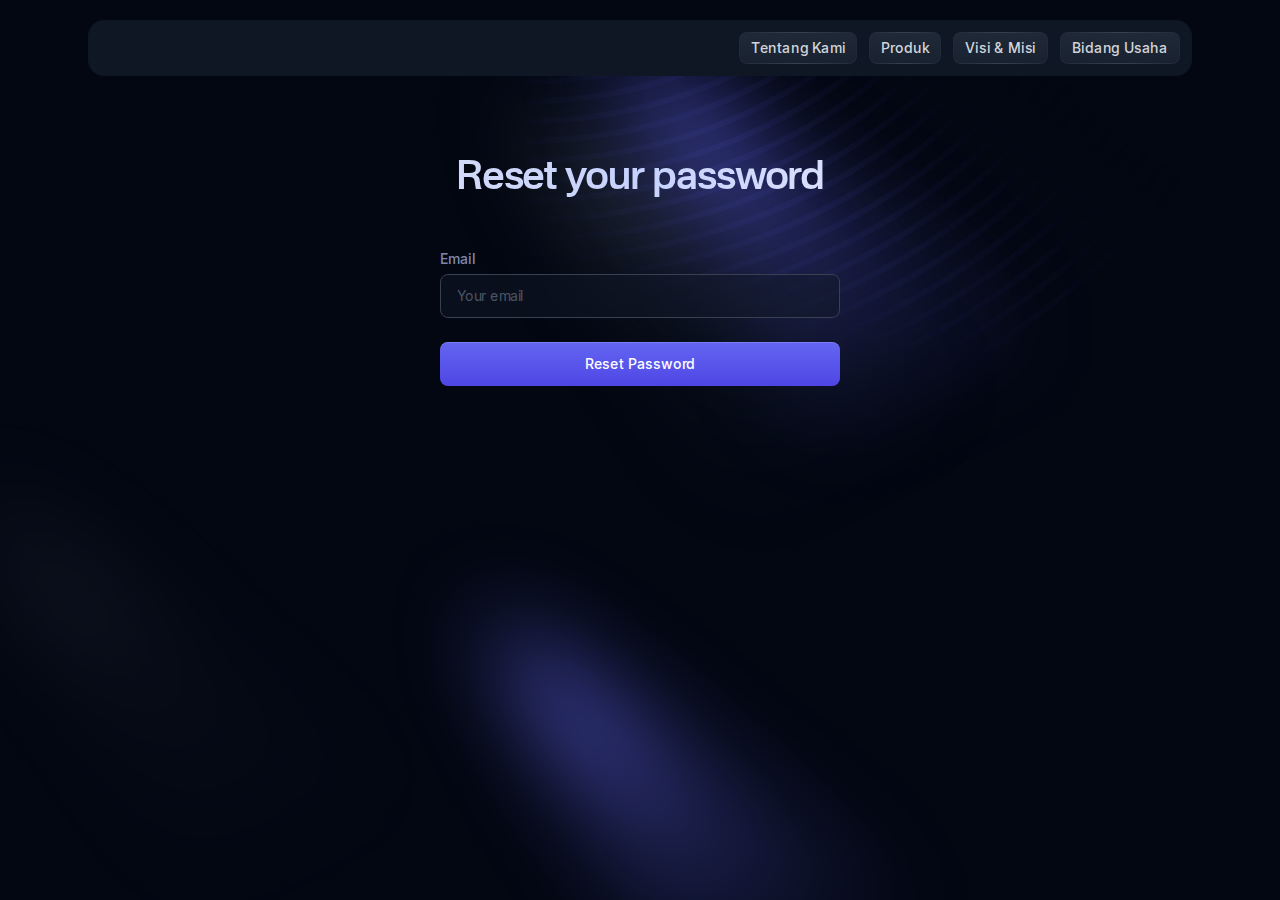
<file: reset-password.html>
<!DOCTYPE html><html lang="en"><head><meta charSet="utf-8"/><meta name="viewport" content="width=device-width, initial-scale=1"/><link rel="stylesheet" href="/_next/static/css/4577628c0c14c97c.css" data-precedence="next"/><link rel="preload" as="script" fetchPriority="low" href="/_next/static/chunks/webpack-7fa28f453b2da991.js"/><script src="/_next/static/chunks/4bd1b696-efc2c63c207cab99.js" async=""></script><script src="/_next/static/chunks/215-ec44266392444ff8.js" async=""></script><script src="/_next/static/chunks/main-app-887fdfa8d82f1e4d.js" async=""></script><script src="/_next/static/chunks/231-6b28840e4f5e2501.js" async=""></script><script src="/_next/static/chunks/173-9ead0e379dd32db4.js" async=""></script><script src="/_next/static/chunks/app/layout-82641d26167def57.js" async=""></script><script src="/_next/static/chunks/app/(auth)/layout-6a620face898de87.js" async=""></script><title>Reset Password - Open PRO</title><meta name="description" content="Page description"/><script src="/_next/static/chunks/polyfills-42372ed130431b0a.js" noModule=""></script></head><body class="__variable_d65c78 __variable_f04781 bg-gray-950 font-inter text-base text-gray-200 antialiased"><div class="flex min-h-screen flex-col overflow-hidden supports-[overflow:clip]:overflow-clip"><header class="z-30 w-full mt-2 md:mt-5"><div class="mx-auto max-w-6xl px-4 sm:px-6"><div class="relative flex h-14 items-center justify-between gap-3 px-3 rounded-2xl bg-gray-900/90"><div class="flex flex-1 items-center"><a class="inline-flex shrink-0" aria-label="Cruip" href="/"><img alt="Cruip Logo" loading="lazy" width="32" height="32" decoding="async" data-nimg="1" style="color:transparent" src="/_next/static/media/logo-msn.06a08b32.png"/></a></div><ul class="flex flex-1 items-center justify-end gap-3"><li><button class="btn-sm relative bg-gradient-to-b from-gray-800 to-gray-800/60 bg-[length:100%_100%] bg-[bottom] py-[5px] text-gray-300 before:pointer-events-none before:absolute before:inset-0 before:rounded-[inherit] before:border before:border-transparent before:[background:linear-gradient(to_right,theme(colors.gray.800),theme(colors.gray.700),theme(colors.gray.800))_border-box] before:[mask-composite:exclude_!important] before:[mask:linear-gradient(white_0_0)_padding-box,_linear-gradient(white_0_0)] hover:bg-[length:100%_150%]">Tentang Kami</button></li><li><button class="btn-sm relative bg-gradient-to-b from-gray-800 to-gray-800/60 bg-[length:100%_100%] bg-[bottom] py-[5px] text-gray-300 before:pointer-events-none before:absolute before:inset-0 before:rounded-[inherit] before:border before:border-transparent before:[background:linear-gradient(to_right,theme(colors.gray.800),theme(colors.gray.700),theme(colors.gray.800))_border-box] before:[mask-composite:exclude_!important] before:[mask:linear-gradient(white_0_0)_padding-box,_linear-gradient(white_0_0)] hover:bg-[length:100%_150%]">Produk</button></li><li><button class="btn-sm relative bg-gradient-to-b from-gray-800 to-gray-800/60 bg-[length:100%_100%] bg-[bottom] py-[5px] text-gray-300 before:pointer-events-none before:absolute before:inset-0 before:rounded-[inherit] before:border before:border-transparent before:[background:linear-gradient(to_right,theme(colors.gray.800),theme(colors.gray.700),theme(colors.gray.800))_border-box] before:[mask-composite:exclude_!important] before:[mask:linear-gradient(white_0_0)_padding-box,_linear-gradient(white_0_0)] hover:bg-[length:100%_150%]">Visi &amp; Misi</button></li><li><button class="btn-sm relative bg-gradient-to-b from-gray-800 to-gray-800/60 bg-[length:100%_100%] bg-[bottom] py-[5px] text-gray-300 before:pointer-events-none before:absolute before:inset-0 before:rounded-[inherit] before:border before:border-transparent before:[background:linear-gradient(to_right,theme(colors.gray.800),theme(colors.gray.700),theme(colors.gray.800))_border-box] before:[mask-composite:exclude_!important] before:[mask:linear-gradient(white_0_0)_padding-box,_linear-gradient(white_0_0)] hover:bg-[length:100%_150%]">Bidang Usaha</button></li></ul></div></div></header><main class="relative flex grow flex-col"><div class="pointer-events-none absolute left-1/2 top-0 -z-10 -translate-x-1/4" aria-hidden="true"><img alt="Page illustration" loading="lazy" width="846" height="594" decoding="async" data-nimg="1" class="max-w-none" style="color:transparent" src="/_next/static/media/page-illustration.3cec8b53.svg"/></div><div class="pointer-events-none absolute left-1/2 top-[400px] -z-10 -mt-20 -translate-x-full opacity-50" aria-hidden="true"><img alt="Blurred shape" loading="lazy" width="760" height="668" decoding="async" data-nimg="1" class="max-w-none" style="color:transparent" src="/_next/static/media/blurred-shape-gray.4be07fa5.svg"/></div><div class="pointer-events-none absolute left-1/2 top-[440px] -z-10 -translate-x-1/3" aria-hidden="true"><img alt="Blurred shape" loading="lazy" width="760" height="668" decoding="async" data-nimg="1" class="max-w-none" style="color:transparent" src="/_next/static/media/blurred-shape.089e0f40.svg"/></div><section><div class="mx-auto max-w-6xl px-4 sm:px-6"><div class="py-12 md:py-20"><div class="pb-12 text-center"><h1 class="animate-[gradient_6s_linear_infinite] bg-[linear-gradient(to_right,theme(colors.gray.200),theme(colors.indigo.200),theme(colors.gray.50),theme(colors.indigo.300),theme(colors.gray.200))] bg-[length:200%_auto] bg-clip-text font-nacelle text-3xl font-semibold text-transparent md:text-4xl">Reset your password</h1></div><form class="mx-auto max-w-[400px]"><div><label class="mb-1 block text-sm font-medium text-indigo-200/65" for="email">Email</label><input id="email" type="email" class="form-input w-full" placeholder="Your email"/></div><div class="mt-6"><button class="btn w-full bg-gradient-to-t from-indigo-600 to-indigo-500 bg-[length:100%_100%] bg-[bottom] text-white shadow-[inset_0px_1px_0px_0px_theme(colors.white/.16)] hover:bg-[length:100%_150%]">Reset Password</button></div></form></div></div></section></main></div><script src="/_next/static/chunks/webpack-7fa28f453b2da991.js" async=""></script><script>(self.__next_f=self.__next_f||[]).push([0])</script><script>self.__next_f.push([1,"2:\"$Sreact.fragment\"\n3:I[3887,[\"231\",\"static/chunks/231-6b28840e4f5e2501.js\",\"173\",\"static/chunks/173-9ead0e379dd32db4.js\",\"185\",\"static/chunks/app/layout-82641d26167def57.js\"],\"default\"]\n4:I[9275,[],\"\"]\n5:I[1343,[],\"\"]\n6:I[8173,[\"173\",\"static/chunks/173-9ead0e379dd32db4.js\",\"695\",\"static/chunks/app/(auth)/layout-6a620face898de87.js\"],\"Image\"]\n7:I[3120,[],\"OutletBoundary\"]\n9:I[3120,[],\"MetadataBoundary\"]\nb:I[3120,[],\"ViewportBoundary\"]\nd:I[6130,[],\"\"]\n1:HL[\"/_next/static/css/4577628c0c14c97c.css\",\"style\"]\n"])</script><script>self.__next_f.push([1,"0:{\"P\":null,\"b\":\"2Q-zHLTQHRAcHnC6c8rhe\",\"p\":\"\",\"c\":[\"\",\"reset-password\"],\"i\":false,\"f\":[[[\"\",{\"children\":[\"(auth)\",{\"children\":[\"reset-password\",{\"children\":[\"__PAGE__\",{}]}]}]},\"$undefined\",\"$undefined\",true],[\"\",[\"$\",\"$2\",\"c\",{\"children\":[[[\"$\",\"link\",\"0\",{\"rel\":\"stylesheet\",\"href\":\"/_next/static/css/4577628c0c14c97c.css\",\"precedence\":\"next\",\"crossOrigin\":\"$undefined\",\"nonce\":\"$undefined\"}]],[\"$\",\"html\",null,{\"lang\":\"en\",\"children\":[\"$\",\"body\",null,{\"className\":\"__variable_d65c78 __variable_f04781 bg-gray-950 font-inter text-base text-gray-200 antialiased\",\"children\":[\"$\",\"div\",null,{\"className\":\"flex min-h-screen flex-col overflow-hidden supports-[overflow:clip]:overflow-clip\",\"children\":[[\"$\",\"$L3\",null,{}],[\"$\",\"$L4\",null,{\"parallelRouterKey\":\"children\",\"segmentPath\":[\"children\"],\"error\":\"$undefined\",\"errorStyles\":\"$undefined\",\"errorScripts\":\"$undefined\",\"template\":[\"$\",\"$L5\",null,{}],\"templateStyles\":\"$undefined\",\"templateScripts\":\"$undefined\",\"notFound\":[[\"$\",\"title\",null,{\"children\":\"404: This page could not be found.\"}],[\"$\",\"div\",null,{\"style\":{\"fontFamily\":\"system-ui,\\\"Segoe UI\\\",Roboto,Helvetica,Arial,sans-serif,\\\"Apple Color Emoji\\\",\\\"Segoe UI Emoji\\\"\",\"height\":\"100vh\",\"textAlign\":\"center\",\"display\":\"flex\",\"flexDirection\":\"column\",\"alignItems\":\"center\",\"justifyContent\":\"center\"},\"children\":[\"$\",\"div\",null,{\"children\":[[\"$\",\"style\",null,{\"dangerouslySetInnerHTML\":{\"__html\":\"body{color:#000;background:#fff;margin:0}.next-error-h1{border-right:1px solid rgba(0,0,0,.3)}@media (prefers-color-scheme:dark){body{color:#fff;background:#000}.next-error-h1{border-right:1px solid rgba(255,255,255,.3)}}\"}}],[\"$\",\"h1\",null,{\"className\":\"next-error-h1\",\"style\":{\"display\":\"inline-block\",\"margin\":\"0 20px 0 0\",\"padding\":\"0 23px 0 0\",\"fontSize\":24,\"fontWeight\":500,\"verticalAlign\":\"top\",\"lineHeight\":\"49px\"},\"children\":\"404\"}],[\"$\",\"div\",null,{\"style\":{\"display\":\"inline-block\"},\"children\":[\"$\",\"h2\",null,{\"style\":{\"fontSize\":14,\"fontWeight\":400,\"lineHeight\":\"49px\",\"margin\":0},\"children\":\"This page could not be found.\"}]}]]}]}]],\"notFoundStyles\":[]}]]}]}]}]]}],{\"children\":[\"(auth)\",[\"$\",\"$2\",\"c\",{\"children\":[null,[\"$\",\"main\",null,{\"className\":\"relative flex grow flex-col\",\"children\":[[[\"$\",\"div\",null,{\"className\":\"pointer-events-none absolute left-1/2 top-0 -z-10 -translate-x-1/4\",\"aria-hidden\":\"true\",\"children\":[\"$\",\"$L6\",null,{\"className\":\"max-w-none\",\"src\":{\"src\":\"/_next/static/media/page-illustration.3cec8b53.svg\",\"height\":594,\"width\":846,\"blurWidth\":0,\"blurHeight\":0},\"width\":846,\"height\":594,\"alt\":\"Page illustration\"}]}],[[\"$\",\"div\",null,{\"className\":\"pointer-events-none absolute left-1/2 top-[400px] -z-10 -mt-20 -translate-x-full opacity-50\",\"aria-hidden\":\"true\",\"children\":[\"$\",\"$L6\",null,{\"className\":\"max-w-none\",\"src\":{\"src\":\"/_next/static/media/blurred-shape-gray.4be07fa5.svg\",\"height\":668,\"width\":760,\"blurWidth\":0,\"blurHeight\":0},\"width\":760,\"height\":668,\"alt\":\"Blurred shape\"}]}],[\"$\",\"div\",null,{\"className\":\"pointer-events-none absolute left-1/2 top-[440px] -z-10 -translate-x-1/3\",\"aria-hidden\":\"true\",\"children\":[\"$\",\"$L6\",null,{\"className\":\"max-w-none\",\"src\":{\"src\":\"/_next/static/media/blurred-shape.089e0f40.svg\",\"height\":668,\"width\":760,\"blurWidth\":0,\"blurHeight\":0},\"width\":760,\"height\":668,\"alt\":\"Blurred shape\"}]}]]],[\"$\",\"$L4\",null,{\"parallelRouterKey\":\"children\",\"segmentPath\":[\"children\",\"(auth)\",\"children\"],\"error\":\"$undefined\",\"errorStyles\":\"$undefined\",\"errorScripts\":\"$undefined\",\"template\":[\"$\",\"$L5\",null,{}],\"templateStyles\":\"$undefined\",\"templateScripts\":\"$undefined\",\"notFound\":[[\"$\",\"title\",null,{\"children\":\"404: This page could not be found.\"}],[\"$\",\"div\",null,{\"style\":\"$0:f:0:1:1:props:children:1:props:children:props:children:props:children:1:props:notFound:1:props:style\",\"children\":[\"$\",\"div\",null,{\"children\":[[\"$\",\"style\",null,{\"dangerouslySetInnerHTML\":{\"__html\":\"body{color:#000;background:#fff;margin:0}.next-error-h1{border-right:1px solid rgba(0,0,0,.3)}@media (prefers-color-scheme:dark){body{color:#fff;background:#000}.next-error-h1{border-right:1px solid rgba(255,255,255,.3)}}\"}}],[\"$\",\"h1\",null,{\"className\":\"next-error-h1\",\"style\":\"$0:f:0:1:1:props:children:1:props:children:props:children:props:children:1:props:notFound:1:props:children:props:children:1:props:style\",\"children\":\"404\"}],[\"$\",\"div\",null,{\"style\":\"$0:f:0:1:1:props:children:1:props:children:props:children:props:children:1:props:notFound:1:props:children:props:children:2:props:style\",\"children\":[\"$\",\"h2\",null,{\"style\":\"$0:f:0:1:1:props:children:1:props:children:props:children:props:children:1:props:notFound:1:props:children:props:children:2:props:children:props:style\",\"children\":\"This page could not be found.\"}]}]]}]}]],\"notFoundStyles\":[]}]]}]]}],{\"children\":[\"reset-password\",[\"$\",\"$2\",\"c\",{\"children\":[null,[\"$\",\"$L4\",null,{\"parallelRouterKey\":\"children\",\"segmentPath\":[\"children\",\"(auth)\",\"children\",\"reset-password\",\"children\"],\"error\":\"$undefined\",\"errorStyles\":\"$undefined\",\"errorScripts\":\"$undefined\",\"template\":[\"$\",\"$L5\",null,{}],\"templateStyles\":\"$undefined\",\"templateScripts\":\"$undefined\",\"notFound\":\"$undefined\",\"notFoundStyles\":\"$undefined\"}]]}],{\"children\":[\"__PAGE__\",[\"$\",\"$2\",\"c\",{\"children\":[[\"$\",\"section\",null,{\"children\":[\"$\",\"div\",null,{\"className\":\"mx-auto max-w-6xl px-4 sm:px-6\",\"children\":[\"$\",\"div\",null,{\"className\":\"py-12 md:py-20\",\"children\":[[\"$\",\"div\",null,{\"className\":\"pb-12 text-center\",\"children\":[\"$\",\"h1\",null,{\"className\":\"animate-[gradient_6s_linear_infinite] bg-[linear-gradient(to_right,theme(colors.gray.200),theme(colors.indigo.200),theme(colors.gray.50),theme(colors.indigo.300),theme(colors.gray.200))] bg-[length:200%_auto] bg-clip-text font-nacelle text-3xl font-semibold text-transparent md:text-4xl\",\"children\":\"Reset your password\"}]}],[\"$\",\"form\",null,{\"className\":\"mx-auto max-w-[400px]\",\"children\":[[\"$\",\"div\",null,{\"children\":[[\"$\",\"label\",null,{\"className\":\"mb-1 block text-sm font-medium text-indigo-200/65\",\"htmlFor\":\"email\",\"children\":\"Email\"}],[\"$\",\"input\",null,{\"id\":\"email\",\"type\":\"email\",\"className\":\"form-input w-full\",\"placeholder\":\"Your email\"}]]}],[\"$\",\"div\",null,{\"className\":\"mt-6\",\"children\":[\"$\",\"button\",null,{\"className\":\"btn w-full bg-gradient-to-t from-indigo-600 to-indigo-500 bg-[length:100%_100%] bg-[bottom] text-white shadow-[inset_0px_1px_0px_0px_theme(colors.white/.16)] hover:bg-[length:100%_150%]\",\"children\":\"Reset Password\"}]}]]}]]}]}]}],null,[\"$\",\"$L7\",null,{\"children\":\"$L8\"}]]}],{},null]},null]},null]},null],[\"$\",\"$2\",\"h\",{\"children\":[null,[\"$\",\"$2\",\"6uW7lxSaaKkf-SeEx2O10\",{\"children\":[[\"$\",\"$L9\",null,{\"children\":\"$La\"}],[\"$\",\"$Lb\",null,{\"children\":\"$Lc\"}],null]}]]}]]],\"m\":\"$undefined\",\"G\":[\"$d\",\"$undefined\"],\"s\":false,\"S\":true}\n"])</script><script>self.__next_f.push([1,"c:[[\"$\",\"meta\",\"0\",{\"name\":\"viewport\",\"content\":\"width=device-width, initial-scale=1\"}]]\na:[[\"$\",\"meta\",\"0\",{\"charSet\":\"utf-8\"}],[\"$\",\"title\",\"1\",{\"children\":\"Reset Password - Open PRO\"}],[\"$\",\"meta\",\"2\",{\"name\":\"description\",\"content\":\"Page description\"}]]\n"])</script><script>self.__next_f.push([1,"8:null\n"])</script></body></html>
</file>
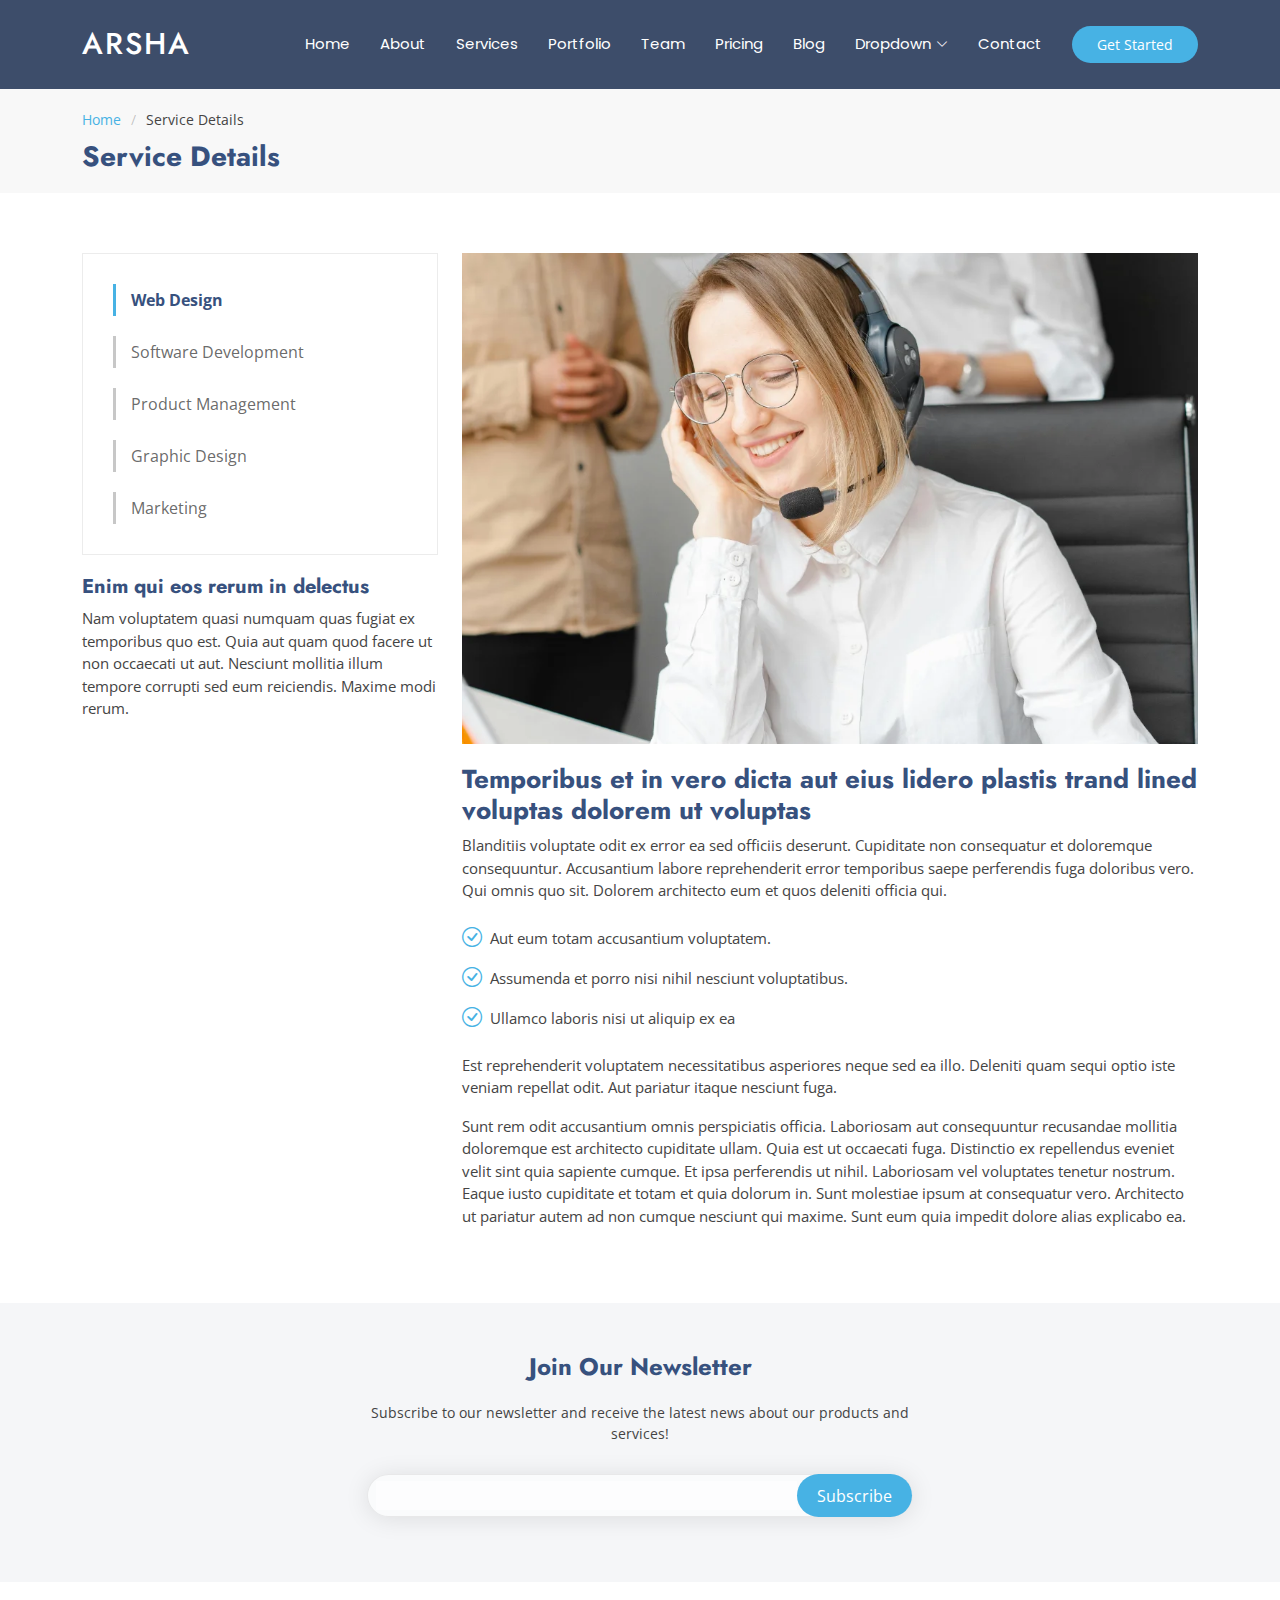
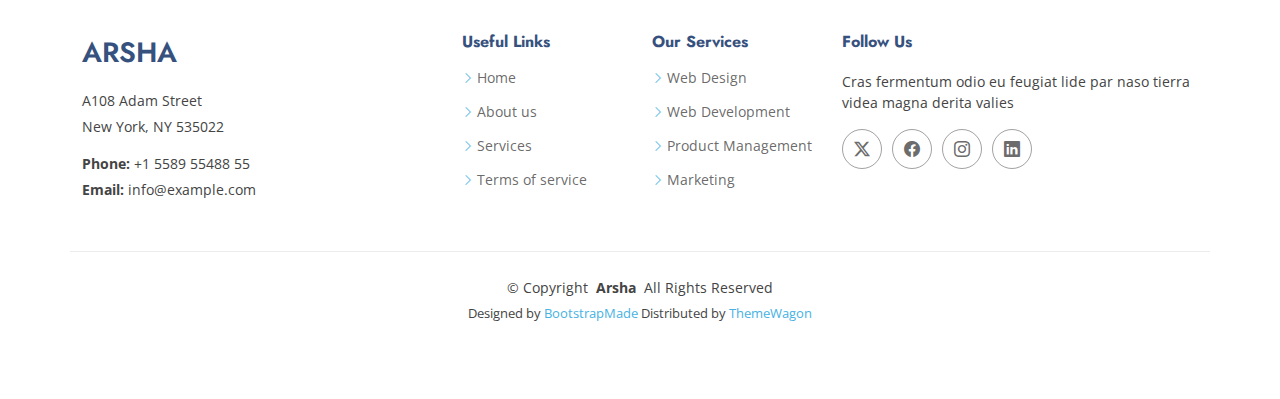
<file: service-details.html>
<!DOCTYPE html>
<html lang="en">

<head>
  <meta charset="utf-8">
  <meta content="width=device-width, initial-scale=1.0" name="viewport">
  <title>Service Details - Arsha Bootstrap Template</title>
  <meta name="description" content="">
  <meta name="keywords" content="">

  <!-- Favicons -->
  <link href="assets/img/favicon.png" rel="icon">
  <link href="assets/img/apple-touch-icon.png" rel="apple-touch-icon">

  <!-- Fonts -->
  <link href="https://fonts.googleapis.com" rel="preconnect">
  <link href="https://fonts.gstatic.com" rel="preconnect" crossorigin>
  <link href="https://fonts.googleapis.com/css2?family=Open+Sans:ital,wght@0,300;0,400;0,500;0,600;0,700;0,800;1,300;1,400;1,500;1,600;1,700;1,800&family=Poppins:ital,wght@0,100;0,200;0,300;0,400;0,500;0,600;0,700;0,800;0,900;1,100;1,200;1,300;1,400;1,500;1,600;1,700;1,800;1,900&family=Jost:ital,wght@0,100;0,200;0,300;0,400;0,500;0,600;0,700;0,800;0,900;1,100;1,200;1,300;1,400;1,500;1,600;1,700;1,800;1,900&display=swap" rel="stylesheet">

  <!-- Vendor CSS Files -->
  <link href="assets/vendor/bootstrap/css/bootstrap.min.css" rel="stylesheet">
  <link href="assets/vendor/bootstrap-icons/bootstrap-icons.css" rel="stylesheet">
  <link href="assets/vendor/aos/aos.css" rel="stylesheet">
  <link href="assets/vendor/glightbox/css/glightbox.min.css" rel="stylesheet">
  <link href="assets/vendor/swiper/swiper-bundle.min.css" rel="stylesheet">

  <!-- Main CSS File -->
  <link href="assets/css/main.css" rel="stylesheet">

  <!-- =======================================================
  * Template Name: Arsha
  * Template URL: https://bootstrapmade.com/arsha-free-bootstrap-html-template-corporate/
  * Updated: Feb 22 2025 with Bootstrap v5.3.3
  * Author: BootstrapMade.com
  * License: https://bootstrapmade.com/license/
  ======================================================== -->
</head>

<body class="service-details-page">

  <header id="header" class="header d-flex align-items-center sticky-top">
    <div class="container-fluid container-xl position-relative d-flex align-items-center">

      <a href="index.html" class="logo d-flex align-items-center me-auto">
        <!-- Uncomment the line below if you also wish to use an image logo -->
        <!-- <img src="assets/img/logo.webp" alt=""> -->
        <h1 class="sitename">Arsha</h1>
      </a>

      <nav id="navmenu" class="navmenu">
        <ul>
          <li><a href="#hero">Home</a></li>
          <li><a href="#about">About</a></li>
          <li><a href="#services">Services</a></li>
          <li><a href="#portfolio">Portfolio</a></li>
          <li><a href="#team">Team</a></li>
          <li><a href="#pricing">Pricing</a></li>
          <li><a href="blog.html">Blog</a></li>
          <li class="dropdown"><a href="#"><span>Dropdown</span> <i class="bi bi-chevron-down toggle-dropdown"></i></a>
            <ul>
              <li><a href="#">Dropdown 1</a></li>
              <li class="dropdown"><a href="#"><span>Deep Dropdown</span> <i class="bi bi-chevron-down toggle-dropdown"></i></a>
                <ul>
                  <li><a href="#">Deep Dropdown 1</a></li>
                  <li><a href="#">Deep Dropdown 2</a></li>
                  <li><a href="#">Deep Dropdown 3</a></li>
                  <li><a href="#">Deep Dropdown 4</a></li>
                  <li><a href="#">Deep Dropdown 5</a></li>
                </ul>
              </li>
              <li><a href="#">Dropdown 2</a></li>
              <li><a href="#">Dropdown 3</a></li>
              <li><a href="#">Dropdown 4</a></li>
            </ul>
          </li>
          <li><a href="#contact">Contact</a></li>
        </ul>
        <i class="mobile-nav-toggle d-xl-none bi bi-list"></i>
      </nav>

      <a class="btn-getstarted" href="#about">Get Started</a>

    </div>
  </header>

  <main class="main">

    <!-- Page Title -->
    <div class="page-title" data-aos="fade">
      <div class="container">
        <nav class="breadcrumbs">
          <ol>
            <li><a href="index.html">Home</a></li>
            <li class="current">Service Details</li>
          </ol>
        </nav>
        <h1>Service Details</h1>
      </div>
    </div><!-- End Page Title -->

    <!-- Service Details Section -->
    <section id="service-details" class="service-details section">

      <div class="container">

        <div class="row gy-4">

          <div class="col-lg-4" data-aos="fade-up" data-aos-delay="100">
            <div class="services-list">
              <a href="#" class="active">Web Design</a>
              <a href="#">Software Development</a>
              <a href="#">Product Management</a>
              <a href="#">Graphic Design</a>
              <a href="#">Marketing</a>
            </div>

            <h4>Enim qui eos rerum in delectus</h4>
            <p>Nam voluptatem quasi numquam quas fugiat ex temporibus quo est. Quia aut quam quod facere ut non occaecati ut aut. Nesciunt mollitia illum tempore corrupti sed eum reiciendis. Maxime modi rerum.</p>
          </div>

          <div class="col-lg-8" data-aos="fade-up" data-aos-delay="200">
            <img src="assets/img/services/services-4.webp" alt="" class="img-fluid services-img">
            <h3>Temporibus et in vero dicta aut eius lidero plastis trand lined voluptas dolorem ut voluptas</h3>
            <p>
              Blanditiis voluptate odit ex error ea sed officiis deserunt. Cupiditate non consequatur et doloremque consequuntur. Accusantium labore reprehenderit error temporibus saepe perferendis fuga doloribus vero. Qui omnis quo sit. Dolorem architecto eum et quos deleniti officia qui.
            </p>
            <ul>
              <li><i class="bi bi-check-circle"></i> <span>Aut eum totam accusantium voluptatem.</span></li>
              <li><i class="bi bi-check-circle"></i> <span>Assumenda et porro nisi nihil nesciunt voluptatibus.</span></li>
              <li><i class="bi bi-check-circle"></i> <span>Ullamco laboris nisi ut aliquip ex ea</span></li>
            </ul>
            <p>
              Est reprehenderit voluptatem necessitatibus asperiores neque sed ea illo. Deleniti quam sequi optio iste veniam repellat odit. Aut pariatur itaque nesciunt fuga.
            </p>
            <p>
              Sunt rem odit accusantium omnis perspiciatis officia. Laboriosam aut consequuntur recusandae mollitia doloremque est architecto cupiditate ullam. Quia est ut occaecati fuga. Distinctio ex repellendus eveniet velit sint quia sapiente cumque. Et ipsa perferendis ut nihil. Laboriosam vel voluptates tenetur nostrum. Eaque iusto cupiditate et totam et quia dolorum in. Sunt molestiae ipsum at consequatur vero. Architecto ut pariatur autem ad non cumque nesciunt qui maxime. Sunt eum quia impedit dolore alias explicabo ea.
            </p>
          </div>

        </div>

      </div>

    </section><!-- /Service Details Section -->

  </main>

  <footer id="footer" class="footer">

    <div class="footer-newsletter">
      <div class="container">
        <div class="row justify-content-center text-center">
          <div class="col-lg-6">
            <h4>Join Our Newsletter</h4>
            <p>Subscribe to our newsletter and receive the latest news about our products and services!</p>
            <form action="forms/newsletter.php" method="post" class="php-email-form">
              <div class="newsletter-form"><input type="email" name="email"><input type="submit" value="Subscribe"></div>
              <div class="loading">Loading</div>
              <div class="error-message"></div>
              <div class="sent-message">Your subscription request has been sent. Thank you!</div>
            </form>
          </div>
        </div>
      </div>
    </div>

    <div class="container footer-top">
      <div class="row gy-4">
        <div class="col-lg-4 col-md-6 footer-about">
          <a href="index.html" class="d-flex align-items-center">
            <span class="sitename">Arsha</span>
          </a>
          <div class="footer-contact pt-3">
            <p>A108 Adam Street</p>
            <p>New York, NY 535022</p>
            <p class="mt-3"><strong>Phone:</strong> <span>+1 5589 55488 55</span></p>
            <p><strong>Email:</strong> <span>info@example.com</span></p>
          </div>
        </div>

        <div class="col-lg-2 col-md-3 footer-links">
          <h4>Useful Links</h4>
          <ul>
            <li><i class="bi bi-chevron-right"></i> <a href="#">Home</a></li>
            <li><i class="bi bi-chevron-right"></i> <a href="#">About us</a></li>
            <li><i class="bi bi-chevron-right"></i> <a href="#">Services</a></li>
            <li><i class="bi bi-chevron-right"></i> <a href="#">Terms of service</a></li>
          </ul>
        </div>

        <div class="col-lg-2 col-md-3 footer-links">
          <h4>Our Services</h4>
          <ul>
            <li><i class="bi bi-chevron-right"></i> <a href="#">Web Design</a></li>
            <li><i class="bi bi-chevron-right"></i> <a href="#">Web Development</a></li>
            <li><i class="bi bi-chevron-right"></i> <a href="#">Product Management</a></li>
            <li><i class="bi bi-chevron-right"></i> <a href="#">Marketing</a></li>
          </ul>
        </div>

        <div class="col-lg-4 col-md-12">
          <h4>Follow Us</h4>
          <p>Cras fermentum odio eu feugiat lide par naso tierra videa magna derita valies</p>
          <div class="social-links d-flex">
            <a href=""><i class="bi bi-twitter-x"></i></a>
            <a href=""><i class="bi bi-facebook"></i></a>
            <a href=""><i class="bi bi-instagram"></i></a>
            <a href=""><i class="bi bi-linkedin"></i></a>
          </div>
        </div>

      </div>
    </div>

    <div class="container copyright text-center mt-4">
      <p>© <span>Copyright</span> <strong class="px-1 sitename">Arsha</strong> <span>All Rights Reserved</span></p>
      <div class="credits">
        <!-- All the links in the footer should remain intact. -->
        <!-- You can delete the links only if you've purchased the pro version. -->
        <!-- Licensing information: https://bootstrapmade.com/license/ -->
        <!-- Purchase the pro version with working PHP/AJAX contact form: [buy-url] -->
        Designed by <a href="https://bootstrapmade.com/">BootstrapMade</a> Distributed by <a href="https://themewagon.com" target="_blank">ThemeWagon</a>
      </div>
    </div>

  </footer>

  <!-- Scroll Top -->
  <a href="#" id="scroll-top" class="scroll-top d-flex align-items-center justify-content-center"><i class="bi bi-arrow-up-short"></i></a>

  <!-- Preloader -->
  <div id="preloader"></div>

  <!-- Vendor JS Files -->
  <script src="assets/vendor/bootstrap/js/bootstrap.bundle.min.js"></script>
  <script src="assets/vendor/php-email-form/validate.js"></script>
  <script src="assets/vendor/aos/aos.js"></script>
  <script src="assets/vendor/glightbox/js/glightbox.min.js"></script>
  <script src="assets/vendor/swiper/swiper-bundle.min.js"></script>
  <script src="assets/vendor/waypoints/noframework.waypoints.js"></script>
  <script src="assets/vendor/imagesloaded/imagesloaded.pkgd.min.js"></script>
  <script src="assets/vendor/isotope-layout/isotope.pkgd.min.js"></script>

  <!-- Main JS File -->
  <script src="assets/js/main.js"></script>

</body>

</html>
</file>
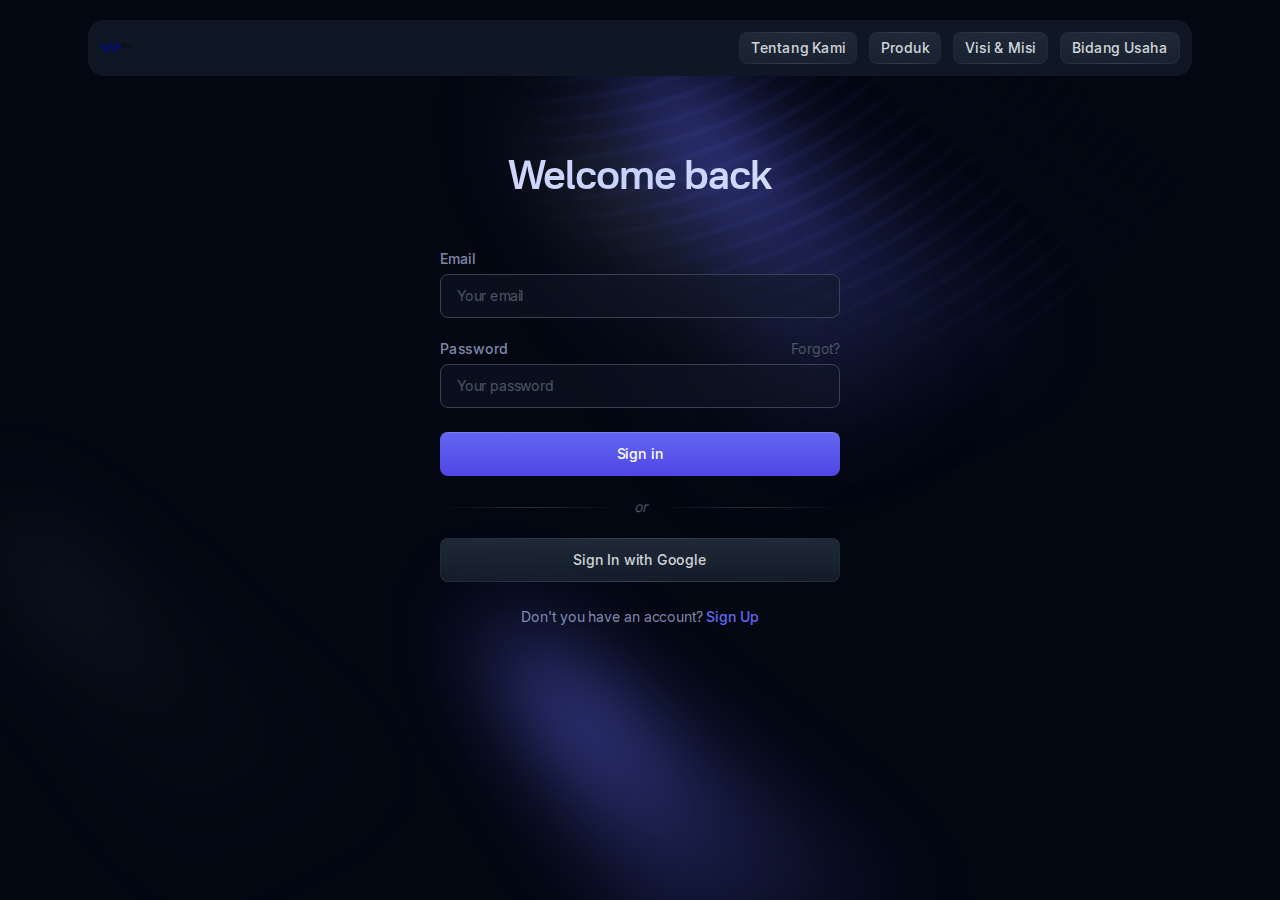
<file: signin.html>
<!DOCTYPE html><html lang="en"><head><meta charSet="utf-8"/><meta name="viewport" content="width=device-width, initial-scale=1"/><link rel="stylesheet" href="/_next/static/css/4577628c0c14c97c.css" data-precedence="next"/><link rel="preload" as="script" fetchPriority="low" href="/_next/static/chunks/webpack-7fa28f453b2da991.js"/><script src="/_next/static/chunks/4bd1b696-efc2c63c207cab99.js" async=""></script><script src="/_next/static/chunks/215-ec44266392444ff8.js" async=""></script><script src="/_next/static/chunks/main-app-887fdfa8d82f1e4d.js" async=""></script><script src="/_next/static/chunks/231-6b28840e4f5e2501.js" async=""></script><script src="/_next/static/chunks/173-9ead0e379dd32db4.js" async=""></script><script src="/_next/static/chunks/app/layout-82641d26167def57.js" async=""></script><script src="/_next/static/chunks/app/(auth)/layout-6a620face898de87.js" async=""></script><script src="/_next/static/chunks/app/(auth)/signin/page-f8add548caf10697.js" async=""></script><title>Sign In - Open PRO</title><meta name="description" content="Page description"/><script src="/_next/static/chunks/polyfills-42372ed130431b0a.js" noModule=""></script></head><body class="__variable_d65c78 __variable_f04781 bg-gray-950 font-inter text-base text-gray-200 antialiased"><div class="flex min-h-screen flex-col overflow-hidden supports-[overflow:clip]:overflow-clip"><header class="z-30 w-full mt-2 md:mt-5"><div class="mx-auto max-w-6xl px-4 sm:px-6"><div class="relative flex h-14 items-center justify-between gap-3 px-3 rounded-2xl bg-gray-900/90"><div class="flex flex-1 items-center"><a class="inline-flex shrink-0" aria-label="Cruip" href="/"><img alt="Cruip Logo" loading="lazy" width="32" height="32" decoding="async" data-nimg="1" style="color:transparent" src="/_next/static/media/logo-msn.06a08b32.png"/></a></div><ul class="flex flex-1 items-center justify-end gap-3"><li><button class="btn-sm relative bg-gradient-to-b from-gray-800 to-gray-800/60 bg-[length:100%_100%] bg-[bottom] py-[5px] text-gray-300 before:pointer-events-none before:absolute before:inset-0 before:rounded-[inherit] before:border before:border-transparent before:[background:linear-gradient(to_right,theme(colors.gray.800),theme(colors.gray.700),theme(colors.gray.800))_border-box] before:[mask-composite:exclude_!important] before:[mask:linear-gradient(white_0_0)_padding-box,_linear-gradient(white_0_0)] hover:bg-[length:100%_150%]">Tentang Kami</button></li><li><button class="btn-sm relative bg-gradient-to-b from-gray-800 to-gray-800/60 bg-[length:100%_100%] bg-[bottom] py-[5px] text-gray-300 before:pointer-events-none before:absolute before:inset-0 before:rounded-[inherit] before:border before:border-transparent before:[background:linear-gradient(to_right,theme(colors.gray.800),theme(colors.gray.700),theme(colors.gray.800))_border-box] before:[mask-composite:exclude_!important] before:[mask:linear-gradient(white_0_0)_padding-box,_linear-gradient(white_0_0)] hover:bg-[length:100%_150%]">Produk</button></li><li><button class="btn-sm relative bg-gradient-to-b from-gray-800 to-gray-800/60 bg-[length:100%_100%] bg-[bottom] py-[5px] text-gray-300 before:pointer-events-none before:absolute before:inset-0 before:rounded-[inherit] before:border before:border-transparent before:[background:linear-gradient(to_right,theme(colors.gray.800),theme(colors.gray.700),theme(colors.gray.800))_border-box] before:[mask-composite:exclude_!important] before:[mask:linear-gradient(white_0_0)_padding-box,_linear-gradient(white_0_0)] hover:bg-[length:100%_150%]">Visi &amp; Misi</button></li><li><button class="btn-sm relative bg-gradient-to-b from-gray-800 to-gray-800/60 bg-[length:100%_100%] bg-[bottom] py-[5px] text-gray-300 before:pointer-events-none before:absolute before:inset-0 before:rounded-[inherit] before:border before:border-transparent before:[background:linear-gradient(to_right,theme(colors.gray.800),theme(colors.gray.700),theme(colors.gray.800))_border-box] before:[mask-composite:exclude_!important] before:[mask:linear-gradient(white_0_0)_padding-box,_linear-gradient(white_0_0)] hover:bg-[length:100%_150%]">Bidang Usaha</button></li></ul></div></div></header><main class="relative flex grow flex-col"><div class="pointer-events-none absolute left-1/2 top-0 -z-10 -translate-x-1/4" aria-hidden="true"><img alt="Page illustration" loading="lazy" width="846" height="594" decoding="async" data-nimg="1" class="max-w-none" style="color:transparent" src="/_next/static/media/page-illustration.3cec8b53.svg"/></div><div class="pointer-events-none absolute left-1/2 top-[400px] -z-10 -mt-20 -translate-x-full opacity-50" aria-hidden="true"><img alt="Blurred shape" loading="lazy" width="760" height="668" decoding="async" data-nimg="1" class="max-w-none" style="color:transparent" src="/_next/static/media/blurred-shape-gray.4be07fa5.svg"/></div><div class="pointer-events-none absolute left-1/2 top-[440px] -z-10 -translate-x-1/3" aria-hidden="true"><img alt="Blurred shape" loading="lazy" width="760" height="668" decoding="async" data-nimg="1" class="max-w-none" style="color:transparent" src="/_next/static/media/blurred-shape.089e0f40.svg"/></div><section><div class="mx-auto max-w-6xl px-4 sm:px-6"><div class="py-12 md:py-20"><div class="pb-12 text-center"><h1 class="animate-[gradient_6s_linear_infinite] bg-[linear-gradient(to_right,theme(colors.gray.200),theme(colors.indigo.200),theme(colors.gray.50),theme(colors.indigo.300),theme(colors.gray.200))] bg-[length:200%_auto] bg-clip-text font-nacelle text-3xl font-semibold text-transparent md:text-4xl">Welcome back</h1></div><form class="mx-auto max-w-[400px]"><div class="space-y-5"><div><label class="mb-1 block text-sm font-medium text-indigo-200/65" for="email">Email</label><input id="email" type="email" class="form-input w-full" placeholder="Your email"/></div><div><div class="mb-1 flex items-center justify-between gap-3"><label class="block text-sm font-medium text-indigo-200/65" for="password">Password</label><a class="text-sm text-gray-600 hover:underline" href="/reset-password">Forgot?</a></div><input id="password" type="password" class="form-input w-full" placeholder="Your password"/></div></div><div class="mt-6 space-y-5"><button class="btn w-full bg-gradient-to-t from-indigo-600 to-indigo-500 bg-[length:100%_100%] bg-[bottom] text-white shadow-[inset_0px_1px_0px_0px_theme(colors.white/.16)] hover:bg-[length:100%_150%]">Sign in</button><div class="flex items-center gap-3 text-center text-sm italic text-gray-600 before:h-px before:flex-1 before:bg-gradient-to-r before:from-transparent before:via-gray-400/25 after:h-px after:flex-1 after:bg-gradient-to-r after:from-transparent after:via-gray-400/25">or</div><button class="btn relative w-full bg-gradient-to-b from-gray-800 to-gray-800/60 bg-[length:100%_100%] bg-[bottom] text-gray-300 before:pointer-events-none before:absolute before:inset-0 before:rounded-[inherit] before:border before:border-transparent before:[background:linear-gradient(to_right,theme(colors.gray.800),theme(colors.gray.700),theme(colors.gray.800))_border-box] before:[mask-composite:exclude_!important] before:[mask:linear-gradient(white_0_0)_padding-box,_linear-gradient(white_0_0)] hover:bg-[length:100%_150%]">Sign In with Google</button></div></form><div class="mt-6 text-center text-sm text-indigo-200/65">Don&#x27;t you have an account?<!-- --> <a class="font-medium text-indigo-500" href="/signup">Sign Up</a></div></div></div></section></main></div><script src="/_next/static/chunks/webpack-7fa28f453b2da991.js" async=""></script><script>(self.__next_f=self.__next_f||[]).push([0])</script><script>self.__next_f.push([1,"2:\"$Sreact.fragment\"\n3:I[3887,[\"231\",\"static/chunks/231-6b28840e4f5e2501.js\",\"173\",\"static/chunks/173-9ead0e379dd32db4.js\",\"185\",\"static/chunks/app/layout-82641d26167def57.js\"],\"default\"]\n4:I[9275,[],\"\"]\n5:I[1343,[],\"\"]\n6:I[8173,[\"173\",\"static/chunks/173-9ead0e379dd32db4.js\",\"695\",\"static/chunks/app/(auth)/layout-6a620face898de87.js\"],\"Image\"]\n7:I[231,[\"231\",\"static/chunks/231-6b28840e4f5e2501.js\",\"161\",\"static/chunks/app/(auth)/signin/page-f8add548caf10697.js\"],\"\"]\n8:I[3120,[],\"OutletBoundary\"]\na:I[3120,[],\"MetadataBoundary\"]\nc:I[3120,[],\"ViewportBoundary\"]\ne:I[6130,[],\"\"]\n1:HL[\"/_next/static/css/4577628c0c14c97c.css\",\"style\"]\n"])</script><script>self.__next_f.push([1,"0:{\"P\":null,\"b\":\"2Q-zHLTQHRAcHnC6c8rhe\",\"p\":\"\",\"c\":[\"\",\"signin\"],\"i\":false,\"f\":[[[\"\",{\"children\":[\"(auth)\",{\"children\":[\"signin\",{\"children\":[\"__PAGE__\",{}]}]}]},\"$undefined\",\"$undefined\",true],[\"\",[\"$\",\"$2\",\"c\",{\"children\":[[[\"$\",\"link\",\"0\",{\"rel\":\"stylesheet\",\"href\":\"/_next/static/css/4577628c0c14c97c.css\",\"precedence\":\"next\",\"crossOrigin\":\"$undefined\",\"nonce\":\"$undefined\"}]],[\"$\",\"html\",null,{\"lang\":\"en\",\"children\":[\"$\",\"body\",null,{\"className\":\"__variable_d65c78 __variable_f04781 bg-gray-950 font-inter text-base text-gray-200 antialiased\",\"children\":[\"$\",\"div\",null,{\"className\":\"flex min-h-screen flex-col overflow-hidden supports-[overflow:clip]:overflow-clip\",\"children\":[[\"$\",\"$L3\",null,{}],[\"$\",\"$L4\",null,{\"parallelRouterKey\":\"children\",\"segmentPath\":[\"children\"],\"error\":\"$undefined\",\"errorStyles\":\"$undefined\",\"errorScripts\":\"$undefined\",\"template\":[\"$\",\"$L5\",null,{}],\"templateStyles\":\"$undefined\",\"templateScripts\":\"$undefined\",\"notFound\":[[\"$\",\"title\",null,{\"children\":\"404: This page could not be found.\"}],[\"$\",\"div\",null,{\"style\":{\"fontFamily\":\"system-ui,\\\"Segoe UI\\\",Roboto,Helvetica,Arial,sans-serif,\\\"Apple Color Emoji\\\",\\\"Segoe UI Emoji\\\"\",\"height\":\"100vh\",\"textAlign\":\"center\",\"display\":\"flex\",\"flexDirection\":\"column\",\"alignItems\":\"center\",\"justifyContent\":\"center\"},\"children\":[\"$\",\"div\",null,{\"children\":[[\"$\",\"style\",null,{\"dangerouslySetInnerHTML\":{\"__html\":\"body{color:#000;background:#fff;margin:0}.next-error-h1{border-right:1px solid rgba(0,0,0,.3)}@media (prefers-color-scheme:dark){body{color:#fff;background:#000}.next-error-h1{border-right:1px solid rgba(255,255,255,.3)}}\"}}],[\"$\",\"h1\",null,{\"className\":\"next-error-h1\",\"style\":{\"display\":\"inline-block\",\"margin\":\"0 20px 0 0\",\"padding\":\"0 23px 0 0\",\"fontSize\":24,\"fontWeight\":500,\"verticalAlign\":\"top\",\"lineHeight\":\"49px\"},\"children\":\"404\"}],[\"$\",\"div\",null,{\"style\":{\"display\":\"inline-block\"},\"children\":[\"$\",\"h2\",null,{\"style\":{\"fontSize\":14,\"fontWeight\":400,\"lineHeight\":\"49px\",\"margin\":0},\"children\":\"This page could not be found.\"}]}]]}]}]],\"notFoundStyles\":[]}]]}]}]}]]}],{\"children\":[\"(auth)\",[\"$\",\"$2\",\"c\",{\"children\":[null,[\"$\",\"main\",null,{\"className\":\"relative flex grow flex-col\",\"children\":[[[\"$\",\"div\",null,{\"className\":\"pointer-events-none absolute left-1/2 top-0 -z-10 -translate-x-1/4\",\"aria-hidden\":\"true\",\"children\":[\"$\",\"$L6\",null,{\"className\":\"max-w-none\",\"src\":{\"src\":\"/_next/static/media/page-illustration.3cec8b53.svg\",\"height\":594,\"width\":846,\"blurWidth\":0,\"blurHeight\":0},\"width\":846,\"height\":594,\"alt\":\"Page illustration\"}]}],[[\"$\",\"div\",null,{\"className\":\"pointer-events-none absolute left-1/2 top-[400px] -z-10 -mt-20 -translate-x-full opacity-50\",\"aria-hidden\":\"true\",\"children\":[\"$\",\"$L6\",null,{\"className\":\"max-w-none\",\"src\":{\"src\":\"/_next/static/media/blurred-shape-gray.4be07fa5.svg\",\"height\":668,\"width\":760,\"blurWidth\":0,\"blurHeight\":0},\"width\":760,\"height\":668,\"alt\":\"Blurred shape\"}]}],[\"$\",\"div\",null,{\"className\":\"pointer-events-none absolute left-1/2 top-[440px] -z-10 -translate-x-1/3\",\"aria-hidden\":\"true\",\"children\":[\"$\",\"$L6\",null,{\"className\":\"max-w-none\",\"src\":{\"src\":\"/_next/static/media/blurred-shape.089e0f40.svg\",\"height\":668,\"width\":760,\"blurWidth\":0,\"blurHeight\":0},\"width\":760,\"height\":668,\"alt\":\"Blurred shape\"}]}]]],[\"$\",\"$L4\",null,{\"parallelRouterKey\":\"children\",\"segmentPath\":[\"children\",\"(auth)\",\"children\"],\"error\":\"$undefined\",\"errorStyles\":\"$undefined\",\"errorScripts\":\"$undefined\",\"template\":[\"$\",\"$L5\",null,{}],\"templateStyles\":\"$undefined\",\"templateScripts\":\"$undefined\",\"notFound\":[[\"$\",\"title\",null,{\"children\":\"404: This page could not be found.\"}],[\"$\",\"div\",null,{\"style\":\"$0:f:0:1:1:props:children:1:props:children:props:children:props:children:1:props:notFound:1:props:style\",\"children\":[\"$\",\"div\",null,{\"children\":[[\"$\",\"style\",null,{\"dangerouslySetInnerHTML\":{\"__html\":\"body{color:#000;background:#fff;margin:0}.next-error-h1{border-right:1px solid rgba(0,0,0,.3)}@media (prefers-color-scheme:dark){body{color:#fff;background:#000}.next-error-h1{border-right:1px solid rgba(255,255,255,.3)}}\"}}],[\"$\",\"h1\",null,{\"className\":\"next-error-h1\",\"style\":\"$0:f:0:1:1:props:children:1:props:children:props:children:props:children:1:props:notFound:1:props:children:props:children:1:props:style\",\"children\":\"404\"}],[\"$\",\"div\",null,{\"style\":\"$0:f:0:1:1:props:children:1:props:children:props:children:props:children:1:props:notFound:1:props:children:props:children:2:props:style\",\"children\":[\"$\",\"h2\",null,{\"style\":\"$0:f:0:1:1:props:children:1:props:children:props:children:props:children:1:props:notFound:1:props:children:props:children:2:props:children:props:style\",\"children\":\"This page could not be found.\"}]}]]}]}]],\"notFoundStyles\":[]}]]}]]}],{\"children\":[\"signin\",[\"$\",\"$2\",\"c\",{\"children\":[null,[\"$\",\"$L4\",null,{\"parallelRouterKey\":\"children\",\"segmentPath\":[\"children\",\"(auth)\",\"children\",\"signin\",\"children\"],\"error\":\"$undefined\",\"errorStyles\":\"$undefined\",\"errorScripts\":\"$undefined\",\"template\":[\"$\",\"$L5\",null,{}],\"templateStyles\":\"$undefined\",\"templateScripts\":\"$undefined\",\"notFound\":\"$undefined\",\"notFoundStyles\":\"$undefined\"}]]}],{\"children\":[\"__PAGE__\",[\"$\",\"$2\",\"c\",{\"children\":[[\"$\",\"section\",null,{\"children\":[\"$\",\"div\",null,{\"className\":\"mx-auto max-w-6xl px-4 sm:px-6\",\"children\":[\"$\",\"div\",null,{\"className\":\"py-12 md:py-20\",\"children\":[[\"$\",\"div\",null,{\"className\":\"pb-12 text-center\",\"children\":[\"$\",\"h1\",null,{\"className\":\"animate-[gradient_6s_linear_infinite] bg-[linear-gradient(to_right,theme(colors.gray.200),theme(colors.indigo.200),theme(colors.gray.50),theme(colors.indigo.300),theme(colors.gray.200))] bg-[length:200%_auto] bg-clip-text font-nacelle text-3xl font-semibold text-transparent md:text-4xl\",\"children\":\"Welcome back\"}]}],[\"$\",\"form\",null,{\"className\":\"mx-auto max-w-[400px]\",\"children\":[[\"$\",\"div\",null,{\"className\":\"space-y-5\",\"children\":[[\"$\",\"div\",null,{\"children\":[[\"$\",\"label\",null,{\"className\":\"mb-1 block text-sm font-medium text-indigo-200/65\",\"htmlFor\":\"email\",\"children\":\"Email\"}],[\"$\",\"input\",null,{\"id\":\"email\",\"type\":\"email\",\"className\":\"form-input w-full\",\"placeholder\":\"Your email\"}]]}],[\"$\",\"div\",null,{\"children\":[[\"$\",\"div\",null,{\"className\":\"mb-1 flex items-center justify-between gap-3\",\"children\":[[\"$\",\"label\",null,{\"className\":\"block text-sm font-medium text-indigo-200/65\",\"htmlFor\":\"password\",\"children\":\"Password\"}],[\"$\",\"$L7\",null,{\"className\":\"text-sm text-gray-600 hover:underline\",\"href\":\"/reset-password\",\"children\":\"Forgot?\"}]]}],[\"$\",\"input\",null,{\"id\":\"password\",\"type\":\"password\",\"className\":\"form-input w-full\",\"placeholder\":\"Your password\"}]]}]]}],[\"$\",\"div\",null,{\"className\":\"mt-6 space-y-5\",\"children\":[[\"$\",\"button\",null,{\"className\":\"btn w-full bg-gradient-to-t from-indigo-600 to-indigo-500 bg-[length:100%_100%] bg-[bottom] text-white shadow-[inset_0px_1px_0px_0px_theme(colors.white/.16)] hover:bg-[length:100%_150%]\",\"children\":\"Sign in\"}],[\"$\",\"div\",null,{\"className\":\"flex items-center gap-3 text-center text-sm italic text-gray-600 before:h-px before:flex-1 before:bg-gradient-to-r before:from-transparent before:via-gray-400/25 after:h-px after:flex-1 after:bg-gradient-to-r after:from-transparent after:via-gray-400/25\",\"children\":\"or\"}],[\"$\",\"button\",null,{\"className\":\"btn relative w-full bg-gradient-to-b from-gray-800 to-gray-800/60 bg-[length:100%_100%] bg-[bottom] text-gray-300 before:pointer-events-none before:absolute before:inset-0 before:rounded-[inherit] before:border before:border-transparent before:[background:linear-gradient(to_right,theme(colors.gray.800),theme(colors.gray.700),theme(colors.gray.800))_border-box] before:[mask-composite:exclude_!important] before:[mask:linear-gradient(white_0_0)_padding-box,_linear-gradient(white_0_0)] hover:bg-[length:100%_150%]\",\"children\":\"Sign In with Google\"}]]}]]}],[\"$\",\"div\",null,{\"className\":\"mt-6 text-center text-sm text-indigo-200/65\",\"children\":[\"Don't you have an account?\",\" \",[\"$\",\"$L7\",null,{\"className\":\"font-medium text-indigo-500\",\"href\":\"/signup\",\"children\":\"Sign Up\"}]]}]]}]}]}],null,[\"$\",\"$L8\",null,{\"children\":\"$L9\"}]]}],{},null]},null]},null]},null],[\"$\",\"$2\",\"h\",{\"children\":[null,[\"$\",\"$2\",\"tr7Igtr-EEAYSkR3UDZx4\",{\"children\":[[\"$\",\"$La\",null,{\"children\":\"$Lb\"}],[\"$\",\"$Lc\",null,{\"children\":\"$Ld\"}],null]}]]}]]],\"m\":\"$undefined\",\"G\":[\"$e\",\"$undefined\"],\"s\":false,\"S\":true}\n"])</script><script>self.__next_f.push([1,"d:[[\"$\",\"meta\",\"0\",{\"name\":\"viewport\",\"content\":\"width=device-width, initial-scale=1\"}]]\nb:[[\"$\",\"meta\",\"0\",{\"charSet\":\"utf-8\"}],[\"$\",\"title\",\"1\",{\"children\":\"Sign In - Open PRO\"}],[\"$\",\"meta\",\"2\",{\"name\":\"description\",\"content\":\"Page description\"}]]\n"])</script><script>self.__next_f.push([1,"9:null\n"])</script></body></html>
</file>
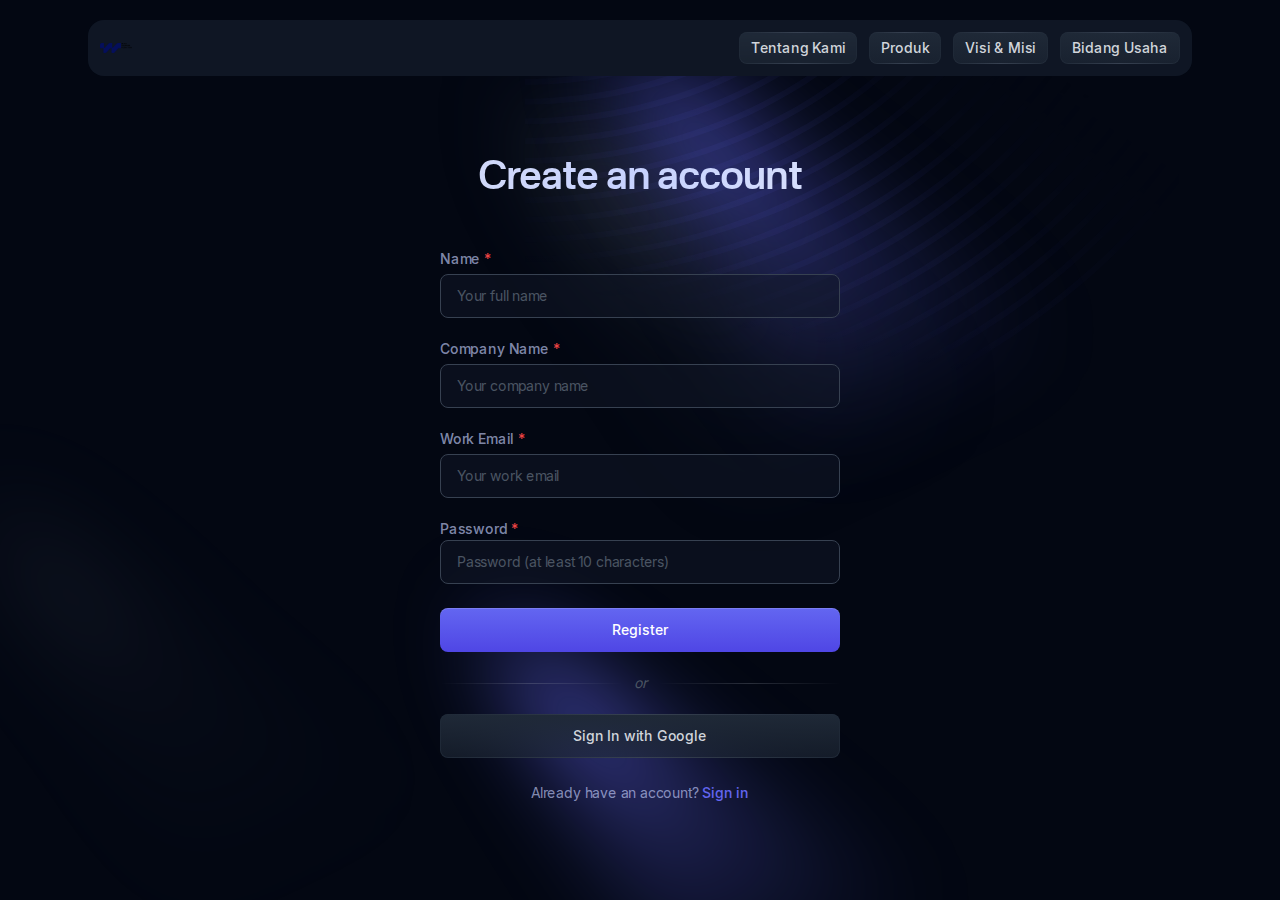
<file: signup.html>
<!DOCTYPE html><html lang="en"><head><meta charSet="utf-8"/><meta name="viewport" content="width=device-width, initial-scale=1"/><link rel="stylesheet" href="/_next/static/css/4577628c0c14c97c.css" data-precedence="next"/><link rel="preload" as="script" fetchPriority="low" href="/_next/static/chunks/webpack-7fa28f453b2da991.js"/><script src="/_next/static/chunks/4bd1b696-efc2c63c207cab99.js" async=""></script><script src="/_next/static/chunks/215-ec44266392444ff8.js" async=""></script><script src="/_next/static/chunks/main-app-887fdfa8d82f1e4d.js" async=""></script><script src="/_next/static/chunks/231-6b28840e4f5e2501.js" async=""></script><script src="/_next/static/chunks/173-9ead0e379dd32db4.js" async=""></script><script src="/_next/static/chunks/app/layout-82641d26167def57.js" async=""></script><script src="/_next/static/chunks/app/(auth)/layout-6a620face898de87.js" async=""></script><script src="/_next/static/chunks/app/(auth)/signup/page-9c349893b773ed64.js" async=""></script><title>Sign Up - Open PRO</title><meta name="description" content="Page description"/><script src="/_next/static/chunks/polyfills-42372ed130431b0a.js" noModule=""></script></head><body class="__variable_d65c78 __variable_f04781 bg-gray-950 font-inter text-base text-gray-200 antialiased"><div class="flex min-h-screen flex-col overflow-hidden supports-[overflow:clip]:overflow-clip"><header class="z-30 w-full mt-2 md:mt-5"><div class="mx-auto max-w-6xl px-4 sm:px-6"><div class="relative flex h-14 items-center justify-between gap-3 px-3 rounded-2xl bg-gray-900/90"><div class="flex flex-1 items-center"><a class="inline-flex shrink-0" aria-label="Cruip" href="/"><img alt="Cruip Logo" loading="lazy" width="32" height="32" decoding="async" data-nimg="1" style="color:transparent" src="/_next/static/media/logo-msn.06a08b32.png"/></a></div><ul class="flex flex-1 items-center justify-end gap-3"><li><button class="btn-sm relative bg-gradient-to-b from-gray-800 to-gray-800/60 bg-[length:100%_100%] bg-[bottom] py-[5px] text-gray-300 before:pointer-events-none before:absolute before:inset-0 before:rounded-[inherit] before:border before:border-transparent before:[background:linear-gradient(to_right,theme(colors.gray.800),theme(colors.gray.700),theme(colors.gray.800))_border-box] before:[mask-composite:exclude_!important] before:[mask:linear-gradient(white_0_0)_padding-box,_linear-gradient(white_0_0)] hover:bg-[length:100%_150%]">Tentang Kami</button></li><li><button class="btn-sm relative bg-gradient-to-b from-gray-800 to-gray-800/60 bg-[length:100%_100%] bg-[bottom] py-[5px] text-gray-300 before:pointer-events-none before:absolute before:inset-0 before:rounded-[inherit] before:border before:border-transparent before:[background:linear-gradient(to_right,theme(colors.gray.800),theme(colors.gray.700),theme(colors.gray.800))_border-box] before:[mask-composite:exclude_!important] before:[mask:linear-gradient(white_0_0)_padding-box,_linear-gradient(white_0_0)] hover:bg-[length:100%_150%]">Produk</button></li><li><button class="btn-sm relative bg-gradient-to-b from-gray-800 to-gray-800/60 bg-[length:100%_100%] bg-[bottom] py-[5px] text-gray-300 before:pointer-events-none before:absolute before:inset-0 before:rounded-[inherit] before:border before:border-transparent before:[background:linear-gradient(to_right,theme(colors.gray.800),theme(colors.gray.700),theme(colors.gray.800))_border-box] before:[mask-composite:exclude_!important] before:[mask:linear-gradient(white_0_0)_padding-box,_linear-gradient(white_0_0)] hover:bg-[length:100%_150%]">Visi &amp; Misi</button></li><li><button class="btn-sm relative bg-gradient-to-b from-gray-800 to-gray-800/60 bg-[length:100%_100%] bg-[bottom] py-[5px] text-gray-300 before:pointer-events-none before:absolute before:inset-0 before:rounded-[inherit] before:border before:border-transparent before:[background:linear-gradient(to_right,theme(colors.gray.800),theme(colors.gray.700),theme(colors.gray.800))_border-box] before:[mask-composite:exclude_!important] before:[mask:linear-gradient(white_0_0)_padding-box,_linear-gradient(white_0_0)] hover:bg-[length:100%_150%]">Bidang Usaha</button></li></ul></div></div></header><main class="relative flex grow flex-col"><div class="pointer-events-none absolute left-1/2 top-0 -z-10 -translate-x-1/4" aria-hidden="true"><img alt="Page illustration" loading="lazy" width="846" height="594" decoding="async" data-nimg="1" class="max-w-none" style="color:transparent" src="/_next/static/media/page-illustration.3cec8b53.svg"/></div><div class="pointer-events-none absolute left-1/2 top-[400px] -z-10 -mt-20 -translate-x-full opacity-50" aria-hidden="true"><img alt="Blurred shape" loading="lazy" width="760" height="668" decoding="async" data-nimg="1" class="max-w-none" style="color:transparent" src="/_next/static/media/blurred-shape-gray.4be07fa5.svg"/></div><div class="pointer-events-none absolute left-1/2 top-[440px] -z-10 -translate-x-1/3" aria-hidden="true"><img alt="Blurred shape" loading="lazy" width="760" height="668" decoding="async" data-nimg="1" class="max-w-none" style="color:transparent" src="/_next/static/media/blurred-shape.089e0f40.svg"/></div><section><div class="mx-auto max-w-6xl px-4 sm:px-6"><div class="py-12 md:py-20"><div class="pb-12 text-center"><h1 class="animate-[gradient_6s_linear_infinite] bg-[linear-gradient(to_right,theme(colors.gray.200),theme(colors.indigo.200),theme(colors.gray.50),theme(colors.indigo.300),theme(colors.gray.200))] bg-[length:200%_auto] bg-clip-text font-nacelle text-3xl font-semibold text-transparent md:text-4xl">Create an account</h1></div><form class="mx-auto max-w-[400px]"><div class="space-y-5"><div><label class="mb-1 block text-sm font-medium text-indigo-200/65" for="name">Name <span class="text-red-500">*</span></label><input id="name" type="text" class="form-input w-full" placeholder="Your full name" required=""/></div><div><label class="mb-1 block text-sm font-medium text-indigo-200/65" for="name">Company Name <span class="text-red-500">*</span></label><input id="company" type="text" class="form-input w-full" placeholder="Your company name" required=""/></div><div><label class="mb-1 block text-sm font-medium text-indigo-200/65" for="email">Work Email <span class="text-red-500">*</span></label><input id="email" type="email" class="form-input w-full" placeholder="Your work email"/></div><div><label class="block text-sm font-medium text-indigo-200/65" for="password">Password <span class="text-red-500">*</span></label><input id="password" type="password" class="form-input w-full" placeholder="Password (at least 10 characters)"/></div></div><div class="mt-6 space-y-5"><button class="btn w-full bg-gradient-to-t from-indigo-600 to-indigo-500 bg-[length:100%_100%] bg-[bottom] text-white shadow-[inset_0px_1px_0px_0px_theme(colors.white/.16)] hover:bg-[length:100%_150%]">Register</button><div class="flex items-center gap-3 text-center text-sm italic text-gray-600 before:h-px before:flex-1 before:bg-gradient-to-r before:from-transparent before:via-gray-400/25 after:h-px after:flex-1 after:bg-gradient-to-r after:from-transparent after:via-gray-400/25">or</div><button class="btn relative w-full bg-gradient-to-b from-gray-800 to-gray-800/60 bg-[length:100%_100%] bg-[bottom] text-gray-300 before:pointer-events-none before:absolute before:inset-0 before:rounded-[inherit] before:border before:border-transparent before:[background:linear-gradient(to_right,theme(colors.gray.800),theme(colors.gray.700),theme(colors.gray.800))_border-box] before:[mask-composite:exclude_!important] before:[mask:linear-gradient(white_0_0)_padding-box,_linear-gradient(white_0_0)] hover:bg-[length:100%_150%]">Sign In with Google</button></div></form><div class="mt-6 text-center text-sm text-indigo-200/65">Already have an account?<!-- --> <a class="font-medium text-indigo-500" href="/signin">Sign in</a></div></div></div></section></main></div><script src="/_next/static/chunks/webpack-7fa28f453b2da991.js" async=""></script><script>(self.__next_f=self.__next_f||[]).push([0])</script><script>self.__next_f.push([1,"2:\"$Sreact.fragment\"\n3:I[3887,[\"231\",\"static/chunks/231-6b28840e4f5e2501.js\",\"173\",\"static/chunks/173-9ead0e379dd32db4.js\",\"185\",\"static/chunks/app/layout-82641d26167def57.js\"],\"default\"]\n4:I[9275,[],\"\"]\n5:I[1343,[],\"\"]\n6:I[8173,[\"173\",\"static/chunks/173-9ead0e379dd32db4.js\",\"695\",\"static/chunks/app/(auth)/layout-6a620face898de87.js\"],\"Image\"]\n7:I[231,[\"231\",\"static/chunks/231-6b28840e4f5e2501.js\",\"129\",\"static/chunks/app/(auth)/signup/page-9c349893b773ed64.js\"],\"\"]\n8:I[3120,[],\"OutletBoundary\"]\na:I[3120,[],\"MetadataBoundary\"]\nc:I[3120,[],\"ViewportBoundary\"]\ne:I[6130,[],\"\"]\n1:HL[\"/_next/static/css/4577628c0c14c97c.css\",\"style\"]\n"])</script><script>self.__next_f.push([1,"0:{\"P\":null,\"b\":\"2Q-zHLTQHRAcHnC6c8rhe\",\"p\":\"\",\"c\":[\"\",\"signup\"],\"i\":false,\"f\":[[[\"\",{\"children\":[\"(auth)\",{\"children\":[\"signup\",{\"children\":[\"__PAGE__\",{}]}]}]},\"$undefined\",\"$undefined\",true],[\"\",[\"$\",\"$2\",\"c\",{\"children\":[[[\"$\",\"link\",\"0\",{\"rel\":\"stylesheet\",\"href\":\"/_next/static/css/4577628c0c14c97c.css\",\"precedence\":\"next\",\"crossOrigin\":\"$undefined\",\"nonce\":\"$undefined\"}]],[\"$\",\"html\",null,{\"lang\":\"en\",\"children\":[\"$\",\"body\",null,{\"className\":\"__variable_d65c78 __variable_f04781 bg-gray-950 font-inter text-base text-gray-200 antialiased\",\"children\":[\"$\",\"div\",null,{\"className\":\"flex min-h-screen flex-col overflow-hidden supports-[overflow:clip]:overflow-clip\",\"children\":[[\"$\",\"$L3\",null,{}],[\"$\",\"$L4\",null,{\"parallelRouterKey\":\"children\",\"segmentPath\":[\"children\"],\"error\":\"$undefined\",\"errorStyles\":\"$undefined\",\"errorScripts\":\"$undefined\",\"template\":[\"$\",\"$L5\",null,{}],\"templateStyles\":\"$undefined\",\"templateScripts\":\"$undefined\",\"notFound\":[[\"$\",\"title\",null,{\"children\":\"404: This page could not be found.\"}],[\"$\",\"div\",null,{\"style\":{\"fontFamily\":\"system-ui,\\\"Segoe UI\\\",Roboto,Helvetica,Arial,sans-serif,\\\"Apple Color Emoji\\\",\\\"Segoe UI Emoji\\\"\",\"height\":\"100vh\",\"textAlign\":\"center\",\"display\":\"flex\",\"flexDirection\":\"column\",\"alignItems\":\"center\",\"justifyContent\":\"center\"},\"children\":[\"$\",\"div\",null,{\"children\":[[\"$\",\"style\",null,{\"dangerouslySetInnerHTML\":{\"__html\":\"body{color:#000;background:#fff;margin:0}.next-error-h1{border-right:1px solid rgba(0,0,0,.3)}@media (prefers-color-scheme:dark){body{color:#fff;background:#000}.next-error-h1{border-right:1px solid rgba(255,255,255,.3)}}\"}}],[\"$\",\"h1\",null,{\"className\":\"next-error-h1\",\"style\":{\"display\":\"inline-block\",\"margin\":\"0 20px 0 0\",\"padding\":\"0 23px 0 0\",\"fontSize\":24,\"fontWeight\":500,\"verticalAlign\":\"top\",\"lineHeight\":\"49px\"},\"children\":\"404\"}],[\"$\",\"div\",null,{\"style\":{\"display\":\"inline-block\"},\"children\":[\"$\",\"h2\",null,{\"style\":{\"fontSize\":14,\"fontWeight\":400,\"lineHeight\":\"49px\",\"margin\":0},\"children\":\"This page could not be found.\"}]}]]}]}]],\"notFoundStyles\":[]}]]}]}]}]]}],{\"children\":[\"(auth)\",[\"$\",\"$2\",\"c\",{\"children\":[null,[\"$\",\"main\",null,{\"className\":\"relative flex grow flex-col\",\"children\":[[[\"$\",\"div\",null,{\"className\":\"pointer-events-none absolute left-1/2 top-0 -z-10 -translate-x-1/4\",\"aria-hidden\":\"true\",\"children\":[\"$\",\"$L6\",null,{\"className\":\"max-w-none\",\"src\":{\"src\":\"/_next/static/media/page-illustration.3cec8b53.svg\",\"height\":594,\"width\":846,\"blurWidth\":0,\"blurHeight\":0},\"width\":846,\"height\":594,\"alt\":\"Page illustration\"}]}],[[\"$\",\"div\",null,{\"className\":\"pointer-events-none absolute left-1/2 top-[400px] -z-10 -mt-20 -translate-x-full opacity-50\",\"aria-hidden\":\"true\",\"children\":[\"$\",\"$L6\",null,{\"className\":\"max-w-none\",\"src\":{\"src\":\"/_next/static/media/blurred-shape-gray.4be07fa5.svg\",\"height\":668,\"width\":760,\"blurWidth\":0,\"blurHeight\":0},\"width\":760,\"height\":668,\"alt\":\"Blurred shape\"}]}],[\"$\",\"div\",null,{\"className\":\"pointer-events-none absolute left-1/2 top-[440px] -z-10 -translate-x-1/3\",\"aria-hidden\":\"true\",\"children\":[\"$\",\"$L6\",null,{\"className\":\"max-w-none\",\"src\":{\"src\":\"/_next/static/media/blurred-shape.089e0f40.svg\",\"height\":668,\"width\":760,\"blurWidth\":0,\"blurHeight\":0},\"width\":760,\"height\":668,\"alt\":\"Blurred shape\"}]}]]],[\"$\",\"$L4\",null,{\"parallelRouterKey\":\"children\",\"segmentPath\":[\"children\",\"(auth)\",\"children\"],\"error\":\"$undefined\",\"errorStyles\":\"$undefined\",\"errorScripts\":\"$undefined\",\"template\":[\"$\",\"$L5\",null,{}],\"templateStyles\":\"$undefined\",\"templateScripts\":\"$undefined\",\"notFound\":[[\"$\",\"title\",null,{\"children\":\"404: This page could not be found.\"}],[\"$\",\"div\",null,{\"style\":\"$0:f:0:1:1:props:children:1:props:children:props:children:props:children:1:props:notFound:1:props:style\",\"children\":[\"$\",\"div\",null,{\"children\":[[\"$\",\"style\",null,{\"dangerouslySetInnerHTML\":{\"__html\":\"body{color:#000;background:#fff;margin:0}.next-error-h1{border-right:1px solid rgba(0,0,0,.3)}@media (prefers-color-scheme:dark){body{color:#fff;background:#000}.next-error-h1{border-right:1px solid rgba(255,255,255,.3)}}\"}}],[\"$\",\"h1\",null,{\"className\":\"next-error-h1\",\"style\":\"$0:f:0:1:1:props:children:1:props:children:props:children:props:children:1:props:notFound:1:props:children:props:children:1:props:style\",\"children\":\"404\"}],[\"$\",\"div\",null,{\"style\":\"$0:f:0:1:1:props:children:1:props:children:props:children:props:children:1:props:notFound:1:props:children:props:children:2:props:style\",\"children\":[\"$\",\"h2\",null,{\"style\":\"$0:f:0:1:1:props:children:1:props:children:props:children:props:children:1:props:notFound:1:props:children:props:children:2:props:children:props:style\",\"children\":\"This page could not be found.\"}]}]]}]}]],\"notFoundStyles\":[]}]]}]]}],{\"children\":[\"signup\",[\"$\",\"$2\",\"c\",{\"children\":[null,[\"$\",\"$L4\",null,{\"parallelRouterKey\":\"children\",\"segmentPath\":[\"children\",\"(auth)\",\"children\",\"signup\",\"children\"],\"error\":\"$undefined\",\"errorStyles\":\"$undefined\",\"errorScripts\":\"$undefined\",\"template\":[\"$\",\"$L5\",null,{}],\"templateStyles\":\"$undefined\",\"templateScripts\":\"$undefined\",\"notFound\":\"$undefined\",\"notFoundStyles\":\"$undefined\"}]]}],{\"children\":[\"__PAGE__\",[\"$\",\"$2\",\"c\",{\"children\":[[\"$\",\"section\",null,{\"children\":[\"$\",\"div\",null,{\"className\":\"mx-auto max-w-6xl px-4 sm:px-6\",\"children\":[\"$\",\"div\",null,{\"className\":\"py-12 md:py-20\",\"children\":[[\"$\",\"div\",null,{\"className\":\"pb-12 text-center\",\"children\":[\"$\",\"h1\",null,{\"className\":\"animate-[gradient_6s_linear_infinite] bg-[linear-gradient(to_right,theme(colors.gray.200),theme(colors.indigo.200),theme(colors.gray.50),theme(colors.indigo.300),theme(colors.gray.200))] bg-[length:200%_auto] bg-clip-text font-nacelle text-3xl font-semibold text-transparent md:text-4xl\",\"children\":\"Create an account\"}]}],[\"$\",\"form\",null,{\"className\":\"mx-auto max-w-[400px]\",\"children\":[[\"$\",\"div\",null,{\"className\":\"space-y-5\",\"children\":[[\"$\",\"div\",null,{\"children\":[[\"$\",\"label\",null,{\"className\":\"mb-1 block text-sm font-medium text-indigo-200/65\",\"htmlFor\":\"name\",\"children\":[\"Name \",[\"$\",\"span\",null,{\"className\":\"text-red-500\",\"children\":\"*\"}]]}],[\"$\",\"input\",null,{\"id\":\"name\",\"type\":\"text\",\"className\":\"form-input w-full\",\"placeholder\":\"Your full name\",\"required\":true}]]}],[\"$\",\"div\",null,{\"children\":[[\"$\",\"label\",null,{\"className\":\"mb-1 block text-sm font-medium text-indigo-200/65\",\"htmlFor\":\"name\",\"children\":[\"Company Name \",[\"$\",\"span\",null,{\"className\":\"text-red-500\",\"children\":\"*\"}]]}],[\"$\",\"input\",null,{\"id\":\"company\",\"type\":\"text\",\"className\":\"form-input w-full\",\"placeholder\":\"Your company name\",\"required\":true}]]}],[\"$\",\"div\",null,{\"children\":[[\"$\",\"label\",null,{\"className\":\"mb-1 block text-sm font-medium text-indigo-200/65\",\"htmlFor\":\"email\",\"children\":[\"Work Email \",[\"$\",\"span\",null,{\"className\":\"text-red-500\",\"children\":\"*\"}]]}],[\"$\",\"input\",null,{\"id\":\"email\",\"type\":\"email\",\"className\":\"form-input w-full\",\"placeholder\":\"Your work email\"}]]}],[\"$\",\"div\",null,{\"children\":[[\"$\",\"label\",null,{\"className\":\"block text-sm font-medium text-indigo-200/65\",\"htmlFor\":\"password\",\"children\":[\"Password \",[\"$\",\"span\",null,{\"className\":\"text-red-500\",\"children\":\"*\"}]]}],[\"$\",\"input\",null,{\"id\":\"password\",\"type\":\"password\",\"className\":\"form-input w-full\",\"placeholder\":\"Password (at least 10 characters)\"}]]}]]}],[\"$\",\"div\",null,{\"className\":\"mt-6 space-y-5\",\"children\":[[\"$\",\"button\",null,{\"className\":\"btn w-full bg-gradient-to-t from-indigo-600 to-indigo-500 bg-[length:100%_100%] bg-[bottom] text-white shadow-[inset_0px_1px_0px_0px_theme(colors.white/.16)] hover:bg-[length:100%_150%]\",\"children\":\"Register\"}],[\"$\",\"div\",null,{\"className\":\"flex items-center gap-3 text-center text-sm italic text-gray-600 before:h-px before:flex-1 before:bg-gradient-to-r before:from-transparent before:via-gray-400/25 after:h-px after:flex-1 after:bg-gradient-to-r after:from-transparent after:via-gray-400/25\",\"children\":\"or\"}],[\"$\",\"button\",null,{\"className\":\"btn relative w-full bg-gradient-to-b from-gray-800 to-gray-800/60 bg-[length:100%_100%] bg-[bottom] text-gray-300 before:pointer-events-none before:absolute before:inset-0 before:rounded-[inherit] before:border before:border-transparent before:[background:linear-gradient(to_right,theme(colors.gray.800),theme(colors.gray.700),theme(colors.gray.800))_border-box] before:[mask-composite:exclude_!important] before:[mask:linear-gradient(white_0_0)_padding-box,_linear-gradient(white_0_0)] hover:bg-[length:100%_150%]\",\"children\":\"Sign In with Google\"}]]}]]}],[\"$\",\"div\",null,{\"className\":\"mt-6 text-center text-sm text-indigo-200/65\",\"children\":[\"Already have an account?\",\" \",[\"$\",\"$L7\",null,{\"className\":\"font-medium text-indigo-500\",\"href\":\"/signin\",\"children\":\"Sign in\"}]]}]]}]}]}],null,[\"$\",\"$L8\",null,{\"children\":\"$L9\"}]]}],{},null]},null]},null]},null],[\"$\",\"$2\",\"h\",{\"children\":[null,[\"$\",\"$2\",\"3_577ncvIGOBbCekKsH2q\",{\"children\":[[\"$\",\"$La\",null,{\"children\":\"$Lb\"}],[\"$\",\"$Lc\",null,{\"children\":\"$Ld\"}],null]}]]}]]],\"m\":\"$undefined\",\"G\":[\"$e\",\"$undefined\"],\"s\":false,\"S\":true}\n"])</script><script>self.__next_f.push([1,"d:[[\"$\",\"meta\",\"0\",{\"name\":\"viewport\",\"content\":\"width=device-width, initial-scale=1\"}]]\nb:[[\"$\",\"meta\",\"0\",{\"charSet\":\"utf-8\"}],[\"$\",\"title\",\"1\",{\"children\":\"Sign Up - Open PRO\"}],[\"$\",\"meta\",\"2\",{\"name\":\"description\",\"content\":\"Page description\"}]]\n"])</script><script>self.__next_f.push([1,"9:null\n"])</script></body></html>
</file>
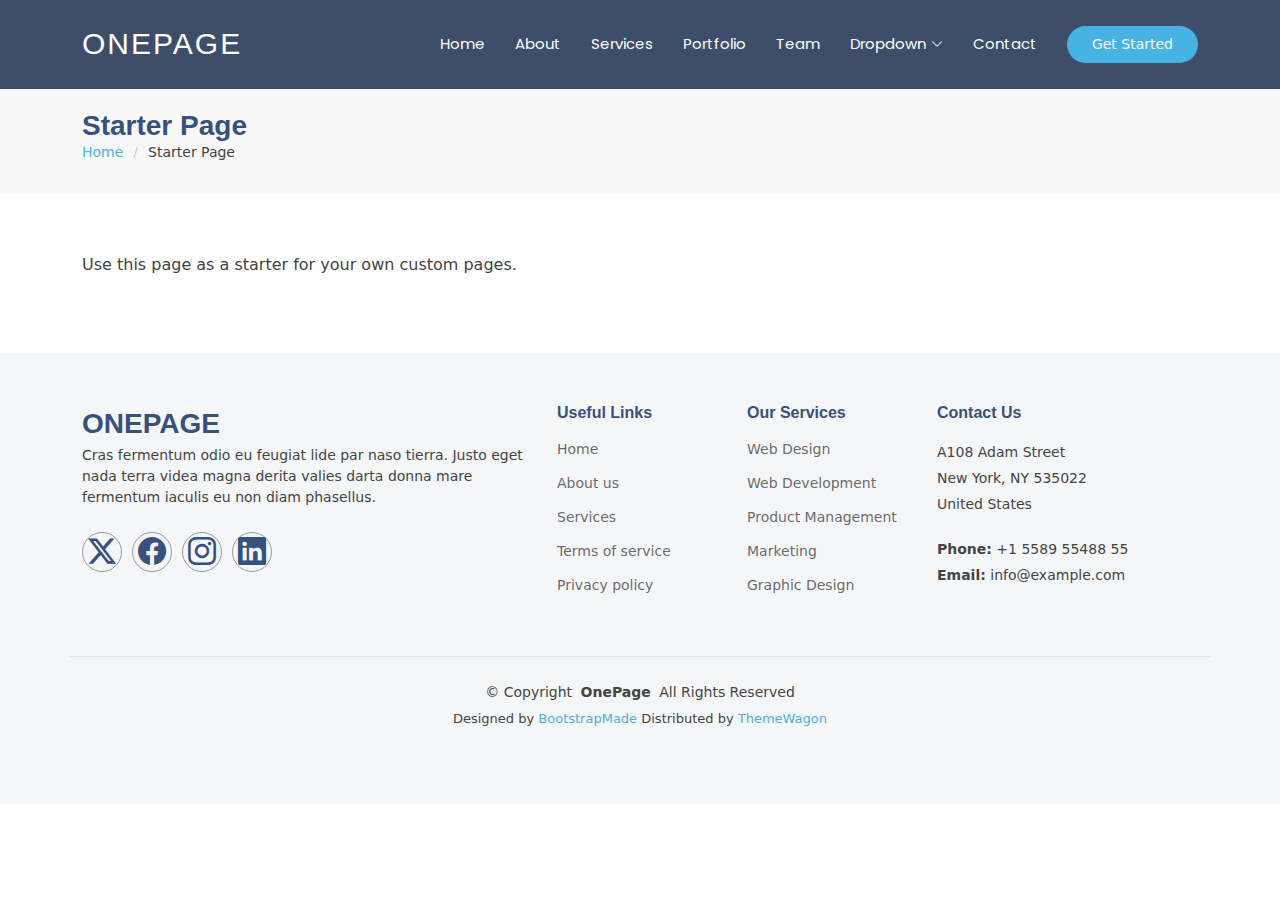
<file: starter-page.html>
<!DOCTYPE html>
<html lang="en">

<head>
  <meta charset="utf-8">
  <meta content="width=device-width, initial-scale=1.0" name="viewport">
  <title>Starter Page - OnePage Bootstrap Template</title>
  <meta name="description" content="">
  <meta name="keywords" content="">

  <!-- Favicons -->
  <link href="assets/img/favicon.png" rel="icon">
  <link href="assets/img/apple-touch-icon.png" rel="apple-touch-icon">

  <!-- Fonts -->
  <link href="https://fonts.googleapis.com" rel="preconnect">
  <link href="https://fonts.gstatic.com" rel="preconnect" crossorigin>
  <link href="https://fonts.googleapis.com/css2?family=Roboto:ital,wght@0,100;0,300;0,400;0,500;0,700;0,900;1,100;1,300;1,400;1,500;1,700;1,900&family=Poppins:ital,wght@0,100;0,200;0,300;0,400;0,500;0,600;0,700;0,800;0,900;1,100;1,200;1,300;1,400;1,500;1,600;1,700;1,800;1,900&family=Raleway:ital,wght@0,100;0,200;0,300;0,400;0,500;0,600;0,700;0,800;0,900;1,100;1,200;1,300;1,400;1,500;1,600;1,700;1,800;1,900&display=swap" rel="stylesheet">

  <!-- Vendor CSS Files -->
  <link href="assets/vendor/bootstrap/css/bootstrap.min.css" rel="stylesheet">
  <link href="assets/vendor/bootstrap-icons/bootstrap-icons.css" rel="stylesheet">
  <link href="assets/vendor/aos/aos.css" rel="stylesheet">
  <link href="assets/vendor/glightbox/css/glightbox.min.css" rel="stylesheet">
  <link href="assets/vendor/swiper/swiper-bundle.min.css" rel="stylesheet">

  <!-- Main CSS File -->
  <link href="assets/css/main.css" rel="stylesheet">

  <!-- =======================================================
  * Template Name: OnePage
  * Template URL: https://bootstrapmade.com/onepage-multipurpose-bootstrap-template/
  * Updated: Aug 07 2024 with Bootstrap v5.3.3
  * Author: BootstrapMade.com
  * License: https://bootstrapmade.com/license/
  ======================================================== -->
</head>

<body class="starter-page-page">

  <header id="header" class="header d-flex align-items-center sticky-top">
    <div class="container-fluid container-xl position-relative d-flex align-items-center">

      <a href="index.html" class="logo d-flex align-items-center me-auto">
        <!-- Uncomment the line below if you also wish to use an image logo -->
        <!-- <img src="assets/img/logo.png" alt=""> -->
        <h1 class="sitename">OnePage</h1>
      </a>

      <nav id="navmenu" class="navmenu">
        <ul>
          <li><a href="#hero">Home<br></a></li>
          <li><a href="#about">About</a></li>
          <li><a href="#services">Services</a></li>
          <li><a href="#portfolio">Portfolio</a></li>
          <li><a href="#team">Team</a></li>
          <li class="dropdown"><a href="#"><span>Dropdown</span> <i class="bi bi-chevron-down toggle-dropdown"></i></a>
            <ul>
              <li><a href="#">Dropdown 1</a></li>
              <li class="dropdown"><a href="#"><span>Deep Dropdown</span> <i class="bi bi-chevron-down toggle-dropdown"></i></a>
                <ul>
                  <li><a href="#">Deep Dropdown 1</a></li>
                  <li><a href="#">Deep Dropdown 2</a></li>
                  <li><a href="#">Deep Dropdown 3</a></li>
                  <li><a href="#">Deep Dropdown 4</a></li>
                  <li><a href="#">Deep Dropdown 5</a></li>
                </ul>
              </li>
              <li><a href="#">Dropdown 2</a></li>
              <li><a href="#">Dropdown 3</a></li>
              <li><a href="#">Dropdown 4</a></li>
            </ul>
          </li>
          <li><a href="#contact">Contact</a></li>
        </ul>
        <i class="mobile-nav-toggle d-xl-none bi bi-list"></i>
      </nav>

      <a class="btn-getstarted" href="#about">Get Started</a>

    </div>
  </header>

  <main class="main">

    <!-- Page Title -->
    <div class="page-title accent-background">
      <div class="container">
        <h1>Starter Page</h1>
        <nav class="breadcrumbs">
          <ol>
            <li><a href="index.html">Home</a></li>
            <li class="current">Starter Page</li>
          </ol>
        </nav>
      </div>
    </div><!-- End Page Title -->

    <!-- Starter Section Section -->
    <section id="starter-section" class="starter-section section">

      <div class="container" data-aos="fade-up">
        <p>Use this page as a starter for your own custom pages.</p>
      </div>

    </section><!-- /Starter Section Section -->

  </main>

  <footer id="footer" class="footer light-background">

    <div class="container footer-top">
      <div class="row gy-4">
        <div class="col-lg-5 col-md-12 footer-about">
          <a href="index.html" class="logo d-flex align-items-center">
            <span class="sitename">OnePage</span>
          </a>
          <p>Cras fermentum odio eu feugiat lide par naso tierra. Justo eget nada terra videa magna derita valies darta donna mare fermentum iaculis eu non diam phasellus.</p>
          <div class="social-links d-flex mt-4">
            <a href=""><i class="bi bi-twitter-x"></i></a>
            <a href=""><i class="bi bi-facebook"></i></a>
            <a href=""><i class="bi bi-instagram"></i></a>
            <a href=""><i class="bi bi-linkedin"></i></a>
          </div>
        </div>

        <div class="col-lg-2 col-6 footer-links">
          <h4>Useful Links</h4>
          <ul>
            <li><a href="#">Home</a></li>
            <li><a href="#">About us</a></li>
            <li><a href="#">Services</a></li>
            <li><a href="#">Terms of service</a></li>
            <li><a href="#">Privacy policy</a></li>
          </ul>
        </div>

        <div class="col-lg-2 col-6 footer-links">
          <h4>Our Services</h4>
          <ul>
            <li><a href="#">Web Design</a></li>
            <li><a href="#">Web Development</a></li>
            <li><a href="#">Product Management</a></li>
            <li><a href="#">Marketing</a></li>
            <li><a href="#">Graphic Design</a></li>
          </ul>
        </div>

        <div class="col-lg-3 col-md-12 footer-contact text-center text-md-start">
          <h4>Contact Us</h4>
          <p>A108 Adam Street</p>
          <p>New York, NY 535022</p>
          <p>United States</p>
          <p class="mt-4"><strong>Phone:</strong> <span>+1 5589 55488 55</span></p>
          <p><strong>Email:</strong> <span>info@example.com</span></p>
        </div>

      </div>
    </div>

    <div class="container copyright text-center mt-4">
      <p>© <span>Copyright</span> <strong class="px-1 sitename">OnePage</strong> <span>All Rights Reserved</span></p>
      <div class="credits">
        <!-- All the links in the footer should remain intact. -->
        <!-- You can delete the links only if you've purchased the pro version. -->
        <!-- Licensing information: https://bootstrapmade.com/license/ -->
        <!-- Purchase the pro version with working PHP/AJAX contact form: [buy-url] -->
        Designed by <a href="https://bootstrapmade.com/">BootstrapMade</a> Distributed by <a href=“https://themewagon.com>ThemeWagon
      </div>
    </div>

  </footer>

  <!-- Scroll Top -->
  <a href="#" id="scroll-top" class="scroll-top d-flex align-items-center justify-content-center"><i class="bi bi-arrow-up-short"></i></a>

  <!-- Preloader -->
  <div id="preloader"></div>

  <!-- Vendor JS Files -->
  <script src="assets/vendor/bootstrap/js/bootstrap.bundle.min.js"></script>
  <script src="assets/vendor/php-email-form/validate.js"></script>
  <script src="assets/vendor/aos/aos.js"></script>
  <script src="assets/vendor/purecounter/purecounter_vanilla.js"></script>
  <script src="assets/vendor/glightbox/js/glightbox.min.js"></script>
  <script src="assets/vendor/swiper/swiper-bundle.min.js"></script>
  <script src="assets/vendor/imagesloaded/imagesloaded.pkgd.min.js"></script>
  <script src="assets/vendor/isotope-layout/isotope.pkgd.min.js"></script>

  <!-- Main JS File -->
  <script src="assets/js/main.js"></script>

</body>

</html>
</file>
<file: _next/static/css/4577628c0c14c97c.css>
@font-face{font-family:Inter;font-style:normal;font-weight:100 900;font-display:swap;src:url(/_next/static/media/55c55f0601d81cf3-s.woff2) format("woff2");unicode-range:u+0460-052f,u+1c80-1c8a,u+20b4,u+2de0-2dff,u+a640-a69f,u+fe2e-fe2f}@font-face{font-family:Inter;font-style:normal;font-weight:100 900;font-display:swap;src:url(/_next/static/media/26a46d62cd723877-s.woff2) format("woff2");unicode-range:u+0301,u+0400-045f,u+0490-0491,u+04b0-04b1,u+2116}@font-face{font-family:Inter;font-style:normal;font-weight:100 900;font-display:swap;src:url(/_next/static/media/97e0cb1ae144a2a9-s.woff2) format("woff2");unicode-range:u+1f??}@font-face{font-family:Inter;font-style:normal;font-weight:100 900;font-display:swap;src:url(/_next/static/media/581909926a08bbc8-s.woff2) format("woff2");unicode-range:u+0370-0377,u+037a-037f,u+0384-038a,u+038c,u+038e-03a1,u+03a3-03ff}@font-face{font-family:Inter;font-style:normal;font-weight:100 900;font-display:swap;src:url(/_next/static/media/df0a9ae256c0569c-s.woff2) format("woff2");unicode-range:u+0102-0103,u+0110-0111,u+0128-0129,u+0168-0169,u+01a0-01a1,u+01af-01b0,u+0300-0301,u+0303-0304,u+0308-0309,u+0323,u+0329,u+1ea0-1ef9,u+20ab}@font-face{font-family:Inter;font-style:normal;font-weight:100 900;font-display:swap;src:url(/_next/static/media/6d93bde91c0c2823-s.woff2) format("woff2");unicode-range:u+0100-02ba,u+02bd-02c5,u+02c7-02cc,u+02ce-02d7,u+02dd-02ff,u+0304,u+0308,u+0329,u+1d00-1dbf,u+1e00-1e9f,u+1ef2-1eff,u+2020,u+20a0-20ab,u+20ad-20c0,u+2113,u+2c60-2c7f,u+a720-a7ff}@font-face{font-family:Inter;font-style:normal;font-weight:100 900;font-display:swap;src:url(/_next/static/media/a34f9d1faa5f3315-s.p.woff2) format("woff2");unicode-range:u+00??,u+0131,u+0152-0153,u+02bb-02bc,u+02c6,u+02da,u+02dc,u+0304,u+0308,u+0329,u+2000-206f,u+20ac,u+2122,u+2191,u+2193,u+2212,u+2215,u+feff,u+fffd}@font-face{font-family:Inter Fallback;src:local("Arial");ascent-override:90.49%;descent-override:22.56%;line-gap-override:0.00%;size-adjust:107.06%}.__className_d65c78{font-family:Inter,Inter Fallback;font-style:normal}.__variable_d65c78{--font-inter:"Inter","Inter Fallback"}@font-face{font-family:nacelle;src:url(/_next/static/media/5d53fc5cc5ac1f67-s.p.woff2) format("woff2");font-display:swap;font-weight:400;font-style:normal}@font-face{font-family:nacelle;src:url(/_next/static/media/6140489ca5776eed-s.p.woff2) format("woff2");font-display:swap;font-weight:400;font-style:italic}@font-face{font-family:nacelle;src:url(/_next/static/media/d542e1cea0499b09-s.p.woff2) format("woff2");font-display:swap;font-weight:600;font-style:normal}@font-face{font-family:nacelle;src:url(/_next/static/media/562de9ffa6de8caa-s.p.woff2) format("woff2");font-display:swap;font-weight:600;font-style:italic}@font-face{font-family:nacelle Fallback;src:local("Arial");ascent-override:95.72%;descent-override:24.47%;line-gap-override:0.00%;size-adjust:101.97%}.__className_f04781{font-family:nacelle,nacelle Fallback}.__variable_f04781{--font-nacelle:"nacelle","nacelle Fallback"}*,:after,:before{--tw-border-spacing-x:0;--tw-border-spacing-y:0;--tw-translate-x:0;--tw-translate-y:0;--tw-rotate:0;--tw-skew-x:0;--tw-skew-y:0;--tw-scale-x:1;--tw-scale-y:1;--tw-pan-x: ;--tw-pan-y: ;--tw-pinch-zoom: ;--tw-scroll-snap-strictness:proximity;--tw-gradient-from-position: ;--tw-gradient-via-position: ;--tw-gradient-to-position: ;--tw-ordinal: ;--tw-slashed-zero: ;--tw-numeric-figure: ;--tw-numeric-spacing: ;--tw-numeric-fraction: ;--tw-ring-inset: ;--tw-ring-offset-width:0px;--tw-ring-offset-color:#fff;--tw-ring-color:rgba(59,130,246,.5);--tw-ring-offset-shadow:0 0 #0000;--tw-ring-shadow:0 0 #0000;--tw-shadow:0 0 #0000;--tw-shadow-colored:0 0 #0000;--tw-blur: ;--tw-brightness: ;--tw-contrast: ;--tw-grayscale: ;--tw-hue-rotate: ;--tw-invert: ;--tw-saturate: ;--tw-sepia: ;--tw-drop-shadow: ;--tw-backdrop-blur: ;--tw-backdrop-brightness: ;--tw-backdrop-contrast: ;--tw-backdrop-grayscale: ;--tw-backdrop-hue-rotate: ;--tw-backdrop-invert: ;--tw-backdrop-opacity: ;--tw-backdrop-saturate: ;--tw-backdrop-sepia: ;--tw-contain-size: ;--tw-contain-layout: ;--tw-contain-paint: ;--tw-contain-style: }::backdrop{--tw-border-spacing-x:0;--tw-border-spacing-y:0;--tw-translate-x:0;--tw-translate-y:0;--tw-rotate:0;--tw-skew-x:0;--tw-skew-y:0;--tw-scale-x:1;--tw-scale-y:1;--tw-pan-x: ;--tw-pan-y: ;--tw-pinch-zoom: ;--tw-scroll-snap-strictness:proximity;--tw-gradient-from-position: ;--tw-gradient-via-position: ;--tw-gradient-to-position: ;--tw-ordinal: ;--tw-slashed-zero: ;--tw-numeric-figure: ;--tw-numeric-spacing: ;--tw-numeric-fraction: ;--tw-ring-inset: ;--tw-ring-offset-width:0px;--tw-ring-offset-color:#fff;--tw-ring-color:rgba(59,130,246,.5);--tw-ring-offset-shadow:0 0 #0000;--tw-ring-shadow:0 0 #0000;--tw-shadow:0 0 #0000;--tw-shadow-colored:0 0 #0000;--tw-blur: ;--tw-brightness: ;--tw-contrast: ;--tw-grayscale: ;--tw-hue-rotate: ;--tw-invert: ;--tw-saturate: ;--tw-sepia: ;--tw-drop-shadow: ;--tw-backdrop-blur: ;--tw-backdrop-brightness: ;--tw-backdrop-contrast: ;--tw-backdrop-grayscale: ;--tw-backdrop-hue-rotate: ;--tw-backdrop-invert: ;--tw-backdrop-opacity: ;--tw-backdrop-saturate: ;--tw-backdrop-sepia: ;--tw-contain-size: ;--tw-contain-layout: ;--tw-contain-paint: ;--tw-contain-style: }/*
! tailwindcss v3.4.14 | MIT License | https://tailwindcss.com
*/*,:after,:before{box-sizing:border-box;border:0 solid #e5e7eb}:after,:before{--tw-content:""}:host,html{line-height:1.5;-webkit-text-size-adjust:100%;-moz-tab-size:4;-o-tab-size:4;tab-size:4;font-family:ui-sans-serif,system-ui,sans-serif,Apple Color Emoji,Segoe UI Emoji,Segoe UI Symbol,Noto Color Emoji;font-feature-settings:normal;font-variation-settings:normal;-webkit-tap-highlight-color:transparent}body{margin:0;line-height:inherit}hr{height:0;color:inherit;border-top-width:1px}abbr:where([title]){-webkit-text-decoration:underline dotted;text-decoration:underline dotted}h1,h2,h3,h4,h5,h6{font-size:inherit;font-weight:inherit}a{color:inherit;text-decoration:inherit}b,strong{font-weight:bolder}code,kbd,pre,samp{font-family:ui-monospace,SFMono-Regular,Menlo,Monaco,Consolas,Liberation Mono,Courier New,monospace;font-feature-settings:normal;font-variation-settings:normal;font-size:1em}small{font-size:80%}sub,sup{font-size:75%;line-height:0;position:relative;vertical-align:baseline}sub{bottom:-.25em}sup{top:-.5em}table{text-indent:0;border-color:inherit;border-collapse:collapse}button,input,optgroup,select,textarea{font-family:inherit;font-feature-settings:inherit;font-variation-settings:inherit;font-size:100%;font-weight:inherit;line-height:inherit;letter-spacing:inherit;color:inherit;margin:0;padding:0}button,select{text-transform:none}button,input:where([type=button]),input:where([type=reset]),input:where([type=submit]){-webkit-appearance:button;background-color:transparent;background-image:none}:-moz-focusring{outline:auto}:-moz-ui-invalid{box-shadow:none}progress{vertical-align:baseline}::-webkit-inner-spin-button,::-webkit-outer-spin-button{height:auto}[type=search]{-webkit-appearance:textfield;outline-offset:-2px}::-webkit-search-decoration{-webkit-appearance:none}::-webkit-file-upload-button{-webkit-appearance:button;font:inherit}summary{display:list-item}blockquote,dd,dl,figure,h1,h2,h3,h4,h5,h6,hr,p,pre{margin:0}fieldset{margin:0}fieldset,legend{padding:0}menu,ol,ul{list-style:none;margin:0;padding:0}dialog{padding:0}textarea{resize:vertical}input::-moz-placeholder,textarea::-moz-placeholder{color:#9ca3af}input::placeholder,textarea::placeholder{color:#9ca3af}[role=button],button{cursor:pointer}:disabled{cursor:default}audio,canvas,embed,iframe,img,object,svg,video{display:block;vertical-align:middle}img,video{max-width:100%;height:auto}[hidden]:where(:not([hidden=until-found])){display:none}[multiple],[type=date],[type=datetime-local],[type=email],[type=month],[type=number],[type=password],[type=search],[type=tel],[type=text],[type=time],[type=url],[type=week],input:where(:not([type])),select,textarea{-webkit-appearance:none;-moz-appearance:none;appearance:none;background-color:#fff;border-color:#6b7280;border-width:1px;border-radius:0;padding:.5rem .75rem;font-size:1rem;line-height:1.5rem;--tw-shadow:0 0 #0000}[multiple]:focus,[type=date]:focus,[type=datetime-local]:focus,[type=email]:focus,[type=month]:focus,[type=number]:focus,[type=password]:focus,[type=search]:focus,[type=tel]:focus,[type=text]:focus,[type=time]:focus,[type=url]:focus,[type=week]:focus,input:where(:not([type])):focus,select:focus,textarea:focus{outline:2px solid transparent;outline-offset:2px;--tw-ring-inset:var(--tw-empty,/*!*/ /*!*/);--tw-ring-offset-width:0px;--tw-ring-offset-color:#fff;--tw-ring-color:#2563eb;--tw-ring-offset-shadow:var(--tw-ring-inset) 0 0 0 var(--tw-ring-offset-width) var(--tw-ring-offset-color);--tw-ring-shadow:var(--tw-ring-inset) 0 0 0 calc(1px + var(--tw-ring-offset-width)) var(--tw-ring-color);box-shadow:var(--tw-ring-offset-shadow),var(--tw-ring-shadow),var(--tw-shadow);border-color:#2563eb}input::-moz-placeholder,textarea::-moz-placeholder{color:#6b7280;opacity:1}input::placeholder,textarea::placeholder{color:#6b7280;opacity:1}::-webkit-datetime-edit-fields-wrapper{padding:0}::-webkit-date-and-time-value{min-height:1.5em;text-align:inherit}::-webkit-datetime-edit{display:inline-flex}::-webkit-datetime-edit,::-webkit-datetime-edit-day-field,::-webkit-datetime-edit-hour-field,::-webkit-datetime-edit-meridiem-field,::-webkit-datetime-edit-millisecond-field,::-webkit-datetime-edit-minute-field,::-webkit-datetime-edit-month-field,::-webkit-datetime-edit-second-field,::-webkit-datetime-edit-year-field{padding-top:0;padding-bottom:0}select{background-image:url("data:image/svg+xml,%3csvg xmlns='http://www.w3.org/2000/svg' fill='none' viewBox='0 0 20 20'%3e%3cpath stroke='%236b7280' stroke-linecap='round' stroke-linejoin='round' stroke-width='1.5' d='M6 8l4 4 4-4'/%3e%3c/svg%3e");background-position:right .5rem center;background-repeat:no-repeat;background-size:1.5em 1.5em;padding-right:2.5rem;-webkit-print-color-adjust:exact;print-color-adjust:exact}[multiple],[size]:where(select:not([size="1"])){background-image:none;background-position:0 0;background-repeat:unset;background-size:initial;padding-right:.75rem;-webkit-print-color-adjust:unset;print-color-adjust:unset}[type=checkbox],[type=radio]{-webkit-appearance:none;-moz-appearance:none;appearance:none;padding:0;-webkit-print-color-adjust:exact;print-color-adjust:exact;display:inline-block;vertical-align:middle;background-origin:border-box;-webkit-user-select:none;-moz-user-select:none;user-select:none;flex-shrink:0;height:1rem;width:1rem;color:#2563eb;background-color:#fff;border-color:#6b7280;border-width:1px;--tw-shadow:0 0 #0000}[type=checkbox]{border-radius:0}[type=radio]{border-radius:100%}[type=checkbox]:focus,[type=radio]:focus{outline:2px solid transparent;outline-offset:2px;--tw-ring-inset:var(--tw-empty,/*!*/ /*!*/);--tw-ring-offset-width:2px;--tw-ring-offset-color:#fff;--tw-ring-color:#2563eb;--tw-ring-offset-shadow:var(--tw-ring-inset) 0 0 0 var(--tw-ring-offset-width) var(--tw-ring-offset-color);--tw-ring-shadow:var(--tw-ring-inset) 0 0 0 calc(2px + var(--tw-ring-offset-width)) var(--tw-ring-color);box-shadow:var(--tw-ring-offset-shadow),var(--tw-ring-shadow),var(--tw-shadow)}[type=checkbox]:checked,[type=radio]:checked{border-color:transparent;background-color:currentColor;background-size:100% 100%;background-position:50%;background-repeat:no-repeat}[type=checkbox]:checked{background-image:url("data:image/svg+xml,%3csvg viewBox='0 0 16 16' fill='white' xmlns='http://www.w3.org/2000/svg'%3e%3cpath d='M12.207 4.793a1 1 0 010 1.414l-5 5a1 1 0 01-1.414 0l-2-2a1 1 0 011.414-1.414L6.5 9.086l4.293-4.293a1 1 0 011.414 0z'/%3e%3c/svg%3e")}@media (forced-colors:active){[type=checkbox]:checked{-webkit-appearance:auto;-moz-appearance:auto;appearance:auto}}[type=radio]:checked{background-image:url("data:image/svg+xml,%3csvg viewBox='0 0 16 16' fill='white' xmlns='http://www.w3.org/2000/svg'%3e%3ccircle cx='8' cy='8' r='3'/%3e%3c/svg%3e")}@media (forced-colors:active){[type=radio]:checked{-webkit-appearance:auto;-moz-appearance:auto;appearance:auto}}[type=checkbox]:checked:focus,[type=checkbox]:checked:hover,[type=radio]:checked:focus,[type=radio]:checked:hover{border-color:transparent;background-color:currentColor}[type=checkbox]:indeterminate{background-image:url("data:image/svg+xml,%3csvg xmlns='http://www.w3.org/2000/svg' fill='none' viewBox='0 0 16 16'%3e%3cpath stroke='white' stroke-linecap='round' stroke-linejoin='round' stroke-width='2' d='M4 8h8'/%3e%3c/svg%3e");border-color:transparent;background-color:currentColor;background-size:100% 100%;background-position:50%;background-repeat:no-repeat}@media (forced-colors:active){[type=checkbox]:indeterminate{-webkit-appearance:auto;-moz-appearance:auto;appearance:auto}}[type=checkbox]:indeterminate:focus,[type=checkbox]:indeterminate:hover{border-color:transparent;background-color:currentColor}[type=file]{background:unset;border-color:inherit;border-width:0;border-radius:0;padding:0;font-size:unset;line-height:inherit}[type=file]:focus{outline:1px solid ButtonText;outline:1px auto -webkit-focus-ring-color}.form-input,.form-multiselect,.form-select,.form-textarea{-webkit-appearance:none;-moz-appearance:none;appearance:none;background-color:#fff;border-color:#6b7280;border-width:1px;border-radius:0;padding:.5rem .75rem;font-size:1rem;line-height:1.5rem;--tw-shadow:0 0 #0000}.form-input:focus,.form-multiselect:focus,.form-select:focus,.form-textarea:focus{outline:2px solid transparent;outline-offset:2px;--tw-ring-inset:var(--tw-empty,/*!*/ /*!*/);--tw-ring-offset-width:0px;--tw-ring-offset-color:#fff;--tw-ring-color:#2563eb;--tw-ring-offset-shadow:var(--tw-ring-inset) 0 0 0 var(--tw-ring-offset-width) var(--tw-ring-offset-color);--tw-ring-shadow:var(--tw-ring-inset) 0 0 0 calc(1px + var(--tw-ring-offset-width)) var(--tw-ring-color);box-shadow:var(--tw-ring-offset-shadow),var(--tw-ring-shadow),var(--tw-shadow);border-color:#2563eb}.form-input::-moz-placeholder,.form-textarea::-moz-placeholder{color:#6b7280;opacity:1}.form-input::placeholder,.form-textarea::placeholder{color:#6b7280;opacity:1}.form-input::-webkit-datetime-edit-fields-wrapper{padding:0}.form-input::-webkit-date-and-time-value{min-height:1.5em;text-align:inherit}.form-input::-webkit-datetime-edit{display:inline-flex}.form-input::-webkit-datetime-edit,.form-input::-webkit-datetime-edit-day-field,.form-input::-webkit-datetime-edit-hour-field,.form-input::-webkit-datetime-edit-meridiem-field,.form-input::-webkit-datetime-edit-millisecond-field,.form-input::-webkit-datetime-edit-minute-field,.form-input::-webkit-datetime-edit-month-field,.form-input::-webkit-datetime-edit-second-field,.form-input::-webkit-datetime-edit-year-field{padding-top:0;padding-bottom:0}.btn,.btn-sm{display:inline-flex;align-items:center;justify-content:center;white-space:nowrap;border-radius:.5rem;font-size:.875rem;line-height:1.5715;font-weight:500;transition-property:all;transition-timing-function:cubic-bezier(.4,0,.2,1);transition-duration:.15s}.btn{padding:11px 1rem}.btn-sm{padding:7px .75rem}input[type=search]::-webkit-search-cancel-button,input[type=search]::-webkit-search-decoration,input[type=search]::-webkit-search-results-button,input[type=search]::-webkit-search-results-decoration{-webkit-appearance:none}.form-checkbox,.form-input,.form-multiselect,.form-radio,.form-select,.form-textarea{border-width:1px;--tw-border-opacity:1;border-color:rgb(55 65 81/var(--tw-border-opacity));background-color:rgba(17,24,39,.5)}.form-checkbox:focus,.form-input:focus,.form-multiselect:focus,.form-radio:focus,.form-select:focus,.form-textarea:focus{--tw-border-opacity:1;border-color:rgb(75 85 99/var(--tw-border-opacity));--tw-ring-offset-shadow:var(--tw-ring-inset) 0 0 0 var(--tw-ring-offset-width) var(--tw-ring-offset-color);--tw-ring-shadow:var(--tw-ring-inset) 0 0 0 calc(0px + var(--tw-ring-offset-width)) var(--tw-ring-color);box-shadow:var(--tw-ring-offset-shadow),var(--tw-ring-shadow),var(--tw-shadow,0 0 #0000);--tw-ring-offset-width:0px}.form-input,.form-multiselect,.form-select,.form-textarea{border-radius:.5rem;padding:.625rem 1rem;font-size:.875rem;line-height:1.5715;--tw-text-opacity:1;color:rgb(229 231 235/var(--tw-text-opacity))}.form-input::-moz-placeholder,.form-textarea::-moz-placeholder{--tw-placeholder-opacity:1;color:rgb(75 85 99/var(--tw-placeholder-opacity))}.form-input::placeholder,.form-textarea::placeholder{--tw-placeholder-opacity:1;color:rgb(75 85 99/var(--tw-placeholder-opacity))}.form-select{padding-right:2.5rem}.form-checkbox,.form-radio{--tw-text-opacity:1;color:rgb(99 102 241/var(--tw-text-opacity))}.form-checkbox{border-radius:.25rem}@media screen{html:not(.no-js) body [data-aos=fade-up]{transform:translate3d(0,10px,0)}html:not(.no-js) body [data-aos=fade-down]{transform:translate3d(0,-10px,0)}html:not(.no-js) body [data-aos=fade-right]{transform:translate3d(-10px,0,0)}html:not(.no-js) body [data-aos=fade-left]{transform:translate3d(10px,0,0)}html:not(.no-js) body [data-aos=fade-up-right]{transform:translate3d(-10px,10px,0)}html:not(.no-js) body [data-aos=fade-up-left]{transform:translate3d(10px,10px,0)}html:not(.no-js) body [data-aos=fade-down-right]{transform:translate3d(-10px,-10px,0)}html:not(.no-js) body [data-aos=fade-down-left]{transform:translate3d(10px,-10px,0)}html:not(.no-js) body [data-aos=zoom-in-up]{transform:translate3d(0,10px,0) scale(.6)}html:not(.no-js) body [data-aos=zoom-in-down]{transform:translate3d(0,-10px,0) scale(.6)}html:not(.no-js) body [data-aos=zoom-in-right]{transform:translate3d(-10px,0,0) scale(.6)}html:not(.no-js) body [data-aos=zoom-in-left]{transform:translate3d(10px,0,0) scale(.6)}html:not(.no-js) body [data-aos=zoom-out-up]{transform:translate3d(0,10px,0) scale(1.2)}html:not(.no-js) body [data-aos=zoom-out-down]{transform:translate3d(0,-10px,0) scale(1.2)}html:not(.no-js) body [data-aos=zoom-out-right]{transform:translate3d(-10px,0,0) scale(1.2)}html:not(.no-js) body [data-aos=zoom-out-left]{transform:translate3d(10px,0,0) scale(1.2)}}.pointer-events-none{pointer-events:none}.fixed{position:fixed}.absolute{position:absolute}.relative{position:relative}.inset-0{inset:0}.bottom-0{bottom:0}.bottom-8{bottom:2rem}.left-0{left:0}.left-1\/2{left:50%}.right-6{right:1.5rem}.top-0{top:0}.top-6{top:1.5rem}.top-\[400px\]{top:400px}.top-\[440px\]{top:440px}.-z-10{z-index:-10}.z-20{z-index:20}.z-30{z-index:30}.z-\[99999\]{z-index:99999}.col-span-2{grid-column:span 2/span 2}.mx-auto{margin-left:auto;margin-right:auto}.-mb-24{margin-bottom:-6rem}.-mb-80{margin-bottom:-20rem}.-ml-28{margin-left:-7rem}.-mt-20{margin-top:-5rem}.mb-1{margin-bottom:.25rem}.mb-3{margin-bottom:.75rem}.mb-4{margin-bottom:1rem}.mb-8{margin-bottom:2rem}.ml-1{margin-left:.25rem}.ml-20{margin-left:5rem}.mt-2{margin-top:.5rem}.mt-6{margin-top:1.5rem}.block{display:block}.flex{display:flex}.inline-flex{display:inline-flex}.grid{display:grid}.aspect-video{aspect-ratio:16/9}.h-14{height:3.5rem}.h-8{height:2rem}.h-full{height:100%}.max-h-full{max-height:100%}.min-h-screen{min-height:100vh}.w-8{width:2rem}.w-full{width:100%}.max-w-3xl{max-width:48rem}.max-w-6xl{max-width:72rem}.max-w-\[400px\]{max-width:400px}.max-w-none{max-width:none}.max-w-sm{max-width:24rem}.max-w-xs{max-width:20rem}.flex-1{flex:1 1 0%}.shrink-0{flex-shrink:0}.grow{flex-grow:1}.-translate-x-1\/2{--tw-translate-x:-50%}.-translate-x-1\/2,.-translate-x-1\/3{transform:translate(var(--tw-translate-x),var(--tw-translate-y)) rotate(var(--tw-rotate)) skewX(var(--tw-skew-x)) skewY(var(--tw-skew-y)) scaleX(var(--tw-scale-x)) scaleY(var(--tw-scale-y))}.-translate-x-1\/3{--tw-translate-x:-33.333333%}.-translate-x-1\/4{--tw-translate-x:-25%}.-translate-x-1\/4,.-translate-x-\[120\%\]{transform:translate(var(--tw-translate-x),var(--tw-translate-y)) rotate(var(--tw-rotate)) skewX(var(--tw-skew-x)) skewY(var(--tw-skew-y)) scaleX(var(--tw-scale-x)) scaleY(var(--tw-scale-y))}.-translate-x-\[120\%\]{--tw-translate-x:-120%}.-translate-x-full{--tw-translate-x:-100%}.-translate-x-full,.translate-y-1\/2{transform:translate(var(--tw-translate-x),var(--tw-translate-y)) rotate(var(--tw-rotate)) skewX(var(--tw-skew-x)) skewY(var(--tw-skew-y)) scaleX(var(--tw-scale-x)) scaleY(var(--tw-scale-y))}.translate-y-1\/2{--tw-translate-y:50%}.transform{transform:translate(var(--tw-translate-x),var(--tw-translate-y)) rotate(var(--tw-rotate)) skewX(var(--tw-skew-x)) skewY(var(--tw-skew-y)) scaleX(var(--tw-scale-x)) scaleY(var(--tw-scale-y))}@keyframes gradient{to{background-position:200%}}.animate-\[gradient_6s_linear_infinite\]{animation:gradient 6s linear infinite}.resize{resize:both}.grid-cols-2{grid-template-columns:repeat(2,minmax(0,1fr))}.flex-col{flex-direction:column}.flex-wrap{flex-wrap:wrap}.items-start{align-items:flex-start}.items-center{align-items:center}.justify-end{justify-content:flex-end}.justify-center{justify-content:center}.justify-between{justify-content:space-between}.gap-1{gap:.25rem}.gap-12{gap:3rem}.gap-2\.5{gap:.625rem}.gap-3{gap:.75rem}.gap-4{gap:1rem}.gap-6{gap:1.5rem}.space-y-2>:not([hidden])~:not([hidden]){--tw-space-y-reverse:0;margin-top:calc(.5rem * calc(1 - var(--tw-space-y-reverse)));margin-bottom:calc(.5rem * var(--tw-space-y-reverse))}.space-y-5>:not([hidden])~:not([hidden]){--tw-space-y-reverse:0;margin-top:calc(1.25rem * calc(1 - var(--tw-space-y-reverse)));margin-bottom:calc(1.25rem * var(--tw-space-y-reverse))}.overflow-hidden{overflow:hidden}.whitespace-nowrap{white-space:nowrap}.rounded-2xl{border-radius:1rem}.rounded-\[1\.25rem\]{border-radius:1.25rem}.rounded-\[inherit\]{border-radius:inherit}.rounded-full{border-radius:9999px}.rounded-none{border-radius:0}.border{border-width:1px}.border-t{border-top-width:1px}.border-gray-700\/50{border-color:rgba(55,65,81,.5)}.bg-black{--tw-bg-opacity:1;background-color:rgb(0 0 0/var(--tw-bg-opacity))}.bg-black\/70{background-color:rgba(0,0,0,.7)}.bg-gray-800{--tw-bg-opacity:1;background-color:rgb(31 41 55/var(--tw-bg-opacity))}.bg-gray-800\/40{background-color:rgba(31,41,55,.4)}.bg-gray-800\/65{background-color:rgba(31,41,55,.65)}.bg-gray-900\/90{background-color:rgba(17,24,39,.9)}.bg-gray-950{--tw-bg-opacity:1;background-color:rgb(3 7 18/var(--tw-bg-opacity))}.bg-\[linear-gradient\(to_right\2c theme\(colors\.gray\.200\)\2c theme\(colors\.indigo\.200\)\2c theme\(colors\.gray\.50\)\2c theme\(colors\.indigo\.300\)\2c theme\(colors\.gray\.200\)\)\]{background-image:linear-gradient(90deg,#e5e7eb,#c7d2fe,#f9fafb,#a5b4fc,#e5e7eb)}.bg-gradient-to-b{background-image:linear-gradient(to bottom,var(--tw-gradient-stops))}.bg-gradient-to-br{background-image:linear-gradient(to bottom right,var(--tw-gradient-stops))}.bg-gradient-to-r{background-image:linear-gradient(to right,var(--tw-gradient-stops))}.bg-gradient-to-t{background-image:linear-gradient(to top,var(--tw-gradient-stops))}.from-gray-800{--tw-gradient-from:#1f2937 var(--tw-gradient-from-position);--tw-gradient-to:rgba(31,41,55,0) var(--tw-gradient-to-position);--tw-gradient-stops:var(--tw-gradient-from),var(--tw-gradient-to)}.from-gray-900{--tw-gradient-from:#111827 var(--tw-gradient-from-position);--tw-gradient-to:rgba(17,24,39,0) var(--tw-gradient-to-position);--tw-gradient-stops:var(--tw-gradient-from),var(--tw-gradient-to)}.from-gray-900\/50{--tw-gradient-from:rgba(17,24,39,.5) var(--tw-gradient-from-position);--tw-gradient-to:rgba(17,24,39,0) var(--tw-gradient-to-position);--tw-gradient-stops:var(--tw-gradient-from),var(--tw-gradient-to)}.from-indigo-500{--tw-gradient-from:#6366f1 var(--tw-gradient-from-position);--tw-gradient-to:rgba(99,102,241,0) var(--tw-gradient-to-position);--tw-gradient-stops:var(--tw-gradient-from),var(--tw-gradient-to)}.from-indigo-600{--tw-gradient-from:#4f46e5 var(--tw-gradient-from-position);--tw-gradient-to:rgba(79,70,229,0) var(--tw-gradient-to-position);--tw-gradient-stops:var(--tw-gradient-from),var(--tw-gradient-to)}.from-transparent{--tw-gradient-from:transparent var(--tw-gradient-from-position);--tw-gradient-to:transparent var(--tw-gradient-to-position);--tw-gradient-stops:var(--tw-gradient-from),var(--tw-gradient-to)}.via-gray-800\/25{--tw-gradient-to:rgba(31,41,55,0) var(--tw-gradient-to-position);--tw-gradient-stops:var(--tw-gradient-from),rgba(31,41,55,.25) var(--tw-gradient-via-position),var(--tw-gradient-to)}.via-gray-800\/50{--tw-gradient-to:rgba(31,41,55,0) var(--tw-gradient-to-position);--tw-gradient-stops:var(--tw-gradient-from),rgba(31,41,55,.5) var(--tw-gradient-via-position),var(--tw-gradient-to)}.via-gray-800\/60{--tw-gradient-to:rgba(31,41,55,0) var(--tw-gradient-to-position);--tw-gradient-stops:var(--tw-gradient-from),rgba(31,41,55,.6) var(--tw-gradient-via-position),var(--tw-gradient-to)}.to-gray-800\/60{--tw-gradient-to:rgba(31,41,55,.6) var(--tw-gradient-to-position)}.to-gray-900{--tw-gradient-to:#111827 var(--tw-gradient-to-position)}.to-gray-900\/50{--tw-gradient-to:rgba(17,24,39,.5) var(--tw-gradient-to-position)}.to-indigo-200{--tw-gradient-to:#c7d2fe var(--tw-gradient-to-position)}.to-indigo-500{--tw-gradient-to:#6366f1 var(--tw-gradient-to-position)}.bg-\[length\:100\%_100\%\]{background-size:100% 100%}.bg-\[length\:200\%_auto\]{background-size:200% auto}.bg-clip-text{-webkit-background-clip:text;background-clip:text}.bg-\[bottom\]{background-position:bottom}.fill-current{fill:currentColor}.fill-indigo-500{fill:#6366f1}.p-1{padding:.25rem}.p-2\.5{padding:.625rem}.p-5{padding:1.25rem}.p-6{padding:1.5rem}.p-px{padding:1px}.px-2\.5{padding-left:.625rem;padding-right:.625rem}.px-3{padding-left:.75rem;padding-right:.75rem}.px-4{padding-left:1rem;padding-right:1rem}.py-0\.5{padding-top:.125rem;padding-bottom:.125rem}.py-12{padding-top:3rem;padding-bottom:3rem}.py-6{padding-top:1.5rem;padding-bottom:1.5rem}.py-8{padding-top:2rem;padding-bottom:2rem}.py-\[5px\]{padding-top:5px;padding-bottom:5px}.pb-12{padding-bottom:3rem}.pb-3{padding-bottom:.75rem}.pb-4{padding-bottom:1rem}.pb-5{padding-bottom:1.25rem}.pb-8{padding-bottom:2rem}.text-center{text-align:center}.font-inter{font-family:var(--font-inter),sans-serif}.font-nacelle{font-family:var(--font-nacelle),sans-serif}.text-3xl{font-size:1.75rem;line-height:1.3571}.text-3xl,.text-4xl{letter-spacing:-.0268em}.text-4xl{font-size:2.5rem;line-height:1.1}.text-\[1rem\]{font-size:1rem}.text-base{font-size:.9375rem;line-height:1.5333}.text-base,.text-lg{letter-spacing:-.0125em}.text-lg{font-size:1.125rem;line-height:1.5}.text-sm{font-size:.875rem;line-height:1.5715}.text-xl{font-size:1.25rem;line-height:1.5;letter-spacing:-.0125em}.text-xs{font-size:.8125rem;line-height:1.5384}.font-medium{font-weight:500}.font-normal{font-weight:400}.font-semibold{font-weight:600}.italic{font-style:italic}.leading-tight{line-height:1.25}.tracking-normal{letter-spacing:0}.text-gray-200{--tw-text-opacity:1;color:rgb(229 231 235/var(--tw-text-opacity))}.text-gray-300{--tw-text-opacity:1;color:rgb(209 213 219/var(--tw-text-opacity))}.text-gray-600{--tw-text-opacity:1;color:rgb(75 85 99/var(--tw-text-opacity))}.text-gray-700{--tw-text-opacity:1;color:rgb(55 65 81/var(--tw-text-opacity))}.text-indigo-200\/65{color:rgba(199,210,254,.65)}.text-indigo-500{--tw-text-opacity:1;color:rgb(99 102 241/var(--tw-text-opacity))}.text-red-500{--tw-text-opacity:1;color:rgb(239 68 68/var(--tw-text-opacity))}.text-transparent{color:transparent}.text-white{--tw-text-opacity:1;color:rgb(255 255 255/var(--tw-text-opacity))}.text-white\/50{color:hsla(0,0%,100%,.5)}.antialiased{-webkit-font-smoothing:antialiased;-moz-osx-font-smoothing:grayscale}.opacity-0{opacity:0}.opacity-30{opacity:.3}.opacity-50{opacity:.5}.opacity-65{opacity:.65}.shadow-2xl{--tw-shadow:0 25px 50px -12px rgba(0,0,0,.25);--tw-shadow-colored:0 25px 50px -12px var(--tw-shadow-color)}.shadow-2xl,.shadow-\[inset_0px_1px_0px_0px_theme\(colors\.white\/\.16\)\]{box-shadow:var(--tw-ring-offset-shadow,0 0 #0000),var(--tw-ring-shadow,0 0 #0000),var(--tw-shadow)}.shadow-\[inset_0px_1px_0px_0px_theme\(colors\.white\/\.16\)\]{--tw-shadow:inset 0px 1px 0px 0px hsla(0,0%,100%,.16);--tw-shadow-colored:inset 0px 1px 0px 0px var(--tw-shadow-color)}.grayscale{--tw-grayscale:grayscale(100%);filter:var(--tw-blur) var(--tw-brightness) var(--tw-contrast) var(--tw-grayscale) var(--tw-hue-rotate) var(--tw-invert) var(--tw-saturate) var(--tw-sepia) var(--tw-drop-shadow)}.backdrop-blur-sm{--tw-backdrop-blur:blur(4px);-webkit-backdrop-filter:var(--tw-backdrop-blur) var(--tw-backdrop-brightness) var(--tw-backdrop-contrast) var(--tw-backdrop-grayscale) var(--tw-backdrop-hue-rotate) var(--tw-backdrop-invert) var(--tw-backdrop-opacity) var(--tw-backdrop-saturate) var(--tw-backdrop-sepia);backdrop-filter:var(--tw-backdrop-blur) var(--tw-backdrop-brightness) var(--tw-backdrop-contrast) var(--tw-backdrop-grayscale) var(--tw-backdrop-hue-rotate) var(--tw-backdrop-invert) var(--tw-backdrop-opacity) var(--tw-backdrop-saturate) var(--tw-backdrop-sepia)}.transition{transition-property:color,background-color,border-color,text-decoration-color,fill,stroke,opacity,box-shadow,transform,filter,-webkit-backdrop-filter;transition-property:color,background-color,border-color,text-decoration-color,fill,stroke,opacity,box-shadow,transform,filter,backdrop-filter;transition-property:color,background-color,border-color,text-decoration-color,fill,stroke,opacity,box-shadow,transform,filter,backdrop-filter,-webkit-backdrop-filter;transition-timing-function:cubic-bezier(.4,0,.2,1);transition-duration:.15s}.transition-colors{transition-property:color,background-color,border-color,text-decoration-color,fill,stroke;transition-timing-function:cubic-bezier(.4,0,.2,1);transition-duration:.15s}.transition-opacity{transition-property:opacity;transition-timing-function:cubic-bezier(.4,0,.2,1);transition-duration:.15s}.transition-transform{transition-property:transform;transition-timing-function:cubic-bezier(.4,0,.2,1);transition-duration:.15s}.duration-300{transition-duration:.3s}.ease-out{transition-timing-function:cubic-bezier(0,0,.2,1)}.\[border-image\:linear-gradient\(to_right\2c transparent\2c theme\(colors\.slate\.400\/\.25\)\2c transparent\)1\]{-o-border-image:linear-gradient(90deg,transparent,rgba(148,163,184,.25),transparent)1;border-image:linear-gradient(90deg,transparent,rgba(148,163,184,.25),transparent)1}.before\:pointer-events-none:before{content:var(--tw-content);pointer-events:none}.before\:absolute:before{content:var(--tw-content);position:absolute}.before\:inset-0:before{content:var(--tw-content);inset:0}.before\:-left-40:before{content:var(--tw-content);left:-10rem}.before\:-top-40:before{content:var(--tw-content);top:-10rem}.before\:-z-10:before{content:var(--tw-content);z-index:-10}.before\:z-10:before{content:var(--tw-content);z-index:10}.before\:h-80:before{content:var(--tw-content);height:20rem}.before\:h-px:before{content:var(--tw-content);height:1px}.before\:w-8:before{content:var(--tw-content);width:2rem}.before\:w-80:before{content:var(--tw-content);width:20rem}.before\:flex-1:before{content:var(--tw-content);flex:1 1 0%}.before\:translate-x-\[var\(--mouse-x\)\]:before{--tw-translate-x:var(--mouse-x)}.before\:translate-x-\[var\(--mouse-x\)\]:before,.before\:translate-y-\[var\(--mouse-y\)\]:before{content:var(--tw-content);transform:translate(var(--tw-translate-x),var(--tw-translate-y)) rotate(var(--tw-rotate)) skewX(var(--tw-skew-x)) skewY(var(--tw-skew-y)) scaleX(var(--tw-scale-x)) scaleY(var(--tw-scale-y))}.before\:translate-y-\[var\(--mouse-y\)\]:before{--tw-translate-y:var(--mouse-y)}.before\:rounded-\[inherit\]:before{content:var(--tw-content);border-radius:inherit}.before\:rounded-full:before{content:var(--tw-content);border-radius:9999px}.before\:border:before{content:var(--tw-content);border-width:1px}.before\:border-transparent:before{content:var(--tw-content);border-color:transparent}.before\:bg-gray-950:before{content:var(--tw-content);--tw-bg-opacity:1;background-color:rgb(3 7 18/var(--tw-bg-opacity))}.before\:bg-indigo-500\/80:before{content:var(--tw-content);background-color:rgba(99,102,241,.8)}.before\:bg-gradient-to-br:before{content:var(--tw-content);background-image:linear-gradient(to bottom right,var(--tw-gradient-stops))}.before\:bg-gradient-to-r:before{content:var(--tw-content);background-image:linear-gradient(to right,var(--tw-gradient-stops))}.before\:from-gray-900:before{content:var(--tw-content);--tw-gradient-from:#111827 var(--tw-gradient-from-position);--tw-gradient-to:rgba(17,24,39,0) var(--tw-gradient-to-position);--tw-gradient-stops:var(--tw-gradient-from),var(--tw-gradient-to)}.before\:from-transparent:before{content:var(--tw-content);--tw-gradient-from:transparent var(--tw-gradient-from-position);--tw-gradient-to:transparent var(--tw-gradient-to-position);--tw-gradient-stops:var(--tw-gradient-from),var(--tw-gradient-to)}.before\:via-gray-400\/25:before{content:var(--tw-content);--tw-gradient-to:rgba(156,163,175,0) var(--tw-gradient-to-position);--tw-gradient-stops:var(--tw-gradient-from),rgba(156,163,175,.25) var(--tw-gradient-via-position),var(--tw-gradient-to)}.before\:via-indigo-500\/20:before{content:var(--tw-content);--tw-gradient-to:rgba(99,102,241,0) var(--tw-gradient-to-position);--tw-gradient-stops:var(--tw-gradient-from),rgba(99,102,241,.2) var(--tw-gradient-via-position),var(--tw-gradient-to)}.before\:to-gray-900:before{content:var(--tw-content);--tw-gradient-to:#111827 var(--tw-gradient-to-position)}.before\:to-indigo-200\/50:before{content:var(--tw-content);--tw-gradient-to:rgba(199,210,254,.5) var(--tw-gradient-to-position)}.before\:opacity-0:before{content:var(--tw-content);opacity:0}.before\:blur-3xl:before{content:var(--tw-content);--tw-blur:blur(64px);filter:var(--tw-blur) var(--tw-brightness) var(--tw-contrast) var(--tw-grayscale) var(--tw-hue-rotate) var(--tw-invert) var(--tw-saturate) var(--tw-sepia) var(--tw-drop-shadow)}.before\:transition-opacity:before{content:var(--tw-content);transition-property:opacity;transition-timing-function:cubic-bezier(.4,0,.2,1);transition-duration:.15s}.before\:duration-300:before{content:var(--tw-content);transition-duration:.3s}.before\:duration-500:before{content:var(--tw-content);transition-duration:.5s}.before\:content-\[\'\201C\'\]:before{--tw-content:"“";content:var(--tw-content)}.before\:\[background\:linear-gradient\(to_bottom\2c theme\(colors\.gray\.700\/\.15\)\2c theme\(colors\.gray\.700\/\.5\)\)_border-box\]:before{content:var(--tw-content);background:linear-gradient(180deg,rgba(55,65,81,.15),rgba(55,65,81,.5)) border-box}.before\:\[background\:linear-gradient\(to_bottom\2c theme\(colors\.indigo\.500\/0\)\2c theme\(colors\.indigo\.500\/\.5\)\)_border-box\]:before{content:var(--tw-content);background:linear-gradient(180deg,rgba(99,102,241,0),rgba(99,102,241,.5)) border-box}.before\:\[background\:linear-gradient\(to_right\2c theme\(colors\.gray\.800\)\2c theme\(colors\.gray\.700\)\2c theme\(colors\.gray\.800\)\)_border-box\]:before{content:var(--tw-content);background:linear-gradient(90deg,#1f2937,#374151,#1f2937) border-box}.before\:\[mask-composite\:exclude_\!important\]:before{content:var(--tw-content);-webkit-mask-composite:xor!important;mask-composite:exclude!important}.before\:\[mask\:linear-gradient\(white_0_0\)_padding-box\2c _linear-gradient\(white_0_0\)\]:before{content:var(--tw-content);-webkit-mask:linear-gradient(#fff 0 0) padding-box,linear-gradient(#fff 0 0);mask:linear-gradient(#fff 0 0) padding-box,linear-gradient(#fff 0 0)}.after\:pointer-events-none:after{content:var(--tw-content);pointer-events:none}.after\:absolute:after{content:var(--tw-content);position:absolute}.after\:inset-0:after{content:var(--tw-content);inset:0}.after\:-left-48:after{content:var(--tw-content);left:-12rem}.after\:-top-48:after{content:var(--tw-content);top:-12rem}.after\:z-30:after{content:var(--tw-content);z-index:30}.after\:h-64:after{content:var(--tw-content);height:16rem}.after\:h-px:after{content:var(--tw-content);height:1px}.after\:w-64:after{content:var(--tw-content);width:16rem}.after\:w-8:after{content:var(--tw-content);width:2rem}.after\:flex-1:after{content:var(--tw-content);flex:1 1 0%}.after\:translate-x-\[var\(--mouse-x\)\]:after{--tw-translate-x:var(--mouse-x)}.after\:translate-x-\[var\(--mouse-x\)\]:after,.after\:translate-y-\[var\(--mouse-y\)\]:after{content:var(--tw-content);transform:translate(var(--tw-translate-x),var(--tw-translate-y)) rotate(var(--tw-rotate)) skewX(var(--tw-skew-x)) skewY(var(--tw-skew-y)) scaleX(var(--tw-scale-x)) scaleY(var(--tw-scale-y))}.after\:translate-y-\[var\(--mouse-y\)\]:after{--tw-translate-y:var(--mouse-y)}.after\:rounded-full:after{content:var(--tw-content);border-radius:9999px}.after\:bg-indigo-500:after{content:var(--tw-content);--tw-bg-opacity:1;background-color:rgb(99 102 241/var(--tw-bg-opacity))}.after\:bg-gradient-to-br:after{content:var(--tw-content);background-image:linear-gradient(to bottom right,var(--tw-gradient-stops))}.after\:bg-gradient-to-l:after{content:var(--tw-content);background-image:linear-gradient(to left,var(--tw-gradient-stops))}.after\:bg-gradient-to-r:after{content:var(--tw-content);background-image:linear-gradient(to right,var(--tw-gradient-stops))}.after\:from-gray-900\/50:after{content:var(--tw-content);--tw-gradient-from:rgba(17,24,39,.5) var(--tw-gradient-from-position);--tw-gradient-to:rgba(17,24,39,0) var(--tw-gradient-to-position);--tw-gradient-stops:var(--tw-gradient-from),var(--tw-gradient-to)}.after\:from-transparent:after{content:var(--tw-content);--tw-gradient-from:transparent var(--tw-gradient-from-position);--tw-gradient-to:transparent var(--tw-gradient-to-position);--tw-gradient-stops:var(--tw-gradient-from),var(--tw-gradient-to)}.after\:via-gray-400\/25:after{content:var(--tw-content);--tw-gradient-to:rgba(156,163,175,0) var(--tw-gradient-to-position);--tw-gradient-stops:var(--tw-gradient-from),rgba(156,163,175,.25) var(--tw-gradient-via-position),var(--tw-gradient-to)}.after\:via-gray-800\/25:after{content:var(--tw-content);--tw-gradient-to:rgba(31,41,55,0) var(--tw-gradient-to-position);--tw-gradient-stops:var(--tw-gradient-from),rgba(31,41,55,.25) var(--tw-gradient-via-position),var(--tw-gradient-to)}.after\:to-gray-900\/50:after{content:var(--tw-content);--tw-gradient-to:rgba(17,24,39,.5) var(--tw-gradient-to-position)}.after\:to-indigo-200\/50:after{content:var(--tw-content);--tw-gradient-to:rgba(199,210,254,.5) var(--tw-gradient-to-position)}.after\:opacity-0:after{content:var(--tw-content);opacity:0}.after\:blur-3xl:after{content:var(--tw-content);--tw-blur:blur(64px);filter:var(--tw-blur) var(--tw-brightness) var(--tw-contrast) var(--tw-grayscale) var(--tw-hue-rotate) var(--tw-invert) var(--tw-saturate) var(--tw-sepia) var(--tw-drop-shadow)}.after\:transition-opacity:after{content:var(--tw-content);transition-property:opacity;transition-timing-function:cubic-bezier(.4,0,.2,1);transition-duration:.15s}.after\:duration-500:after{content:var(--tw-content);transition-duration:.5s}.after\:content-\[\'\201D\'\]:after{--tw-content:"”";content:var(--tw-content)}.hover\:bg-gray-800\/60:hover{background-color:rgba(31,41,55,.6)}.hover\:bg-\[length\:100\%_150\%\]:hover{background-size:100% 150%}.hover\:text-indigo-400:hover{--tw-text-opacity:1;color:rgb(129 140 248/var(--tw-text-opacity))}.hover\:text-indigo-500:hover{--tw-text-opacity:1;color:rgb(99 102 241/var(--tw-text-opacity))}.hover\:underline:hover{text-decoration-line:underline}.hover\:opacity-90:hover{opacity:.9}.after\:hover\:opacity-20:hover:after{content:var(--tw-content);opacity:.2}.focus\:outline-none:focus{outline:2px solid transparent;outline-offset:2px}.focus-visible\:outline-none:focus-visible{outline:2px solid transparent;outline-offset:2px}.focus-visible\:ring:focus-visible{--tw-ring-offset-shadow:var(--tw-ring-inset) 0 0 0 var(--tw-ring-offset-width) var(--tw-ring-offset-color);--tw-ring-shadow:var(--tw-ring-inset) 0 0 0 calc(3px + var(--tw-ring-offset-width)) var(--tw-ring-color);box-shadow:var(--tw-ring-offset-shadow),var(--tw-ring-shadow),var(--tw-shadow,0 0 #0000)}.focus-visible\:ring-indigo-200:focus-visible{--tw-ring-opacity:1;--tw-ring-color:rgb(199 210 254/var(--tw-ring-opacity))}.group:hover .group-hover\:translate-x-0\.5{--tw-translate-x:0.125rem;transform:translate(var(--tw-translate-x),var(--tw-translate-y)) rotate(var(--tw-rotate)) skewX(var(--tw-skew-x)) skewY(var(--tw-skew-y)) scaleX(var(--tw-scale-x)) scaleY(var(--tw-scale-y))}.group\/card:hover .group-hover\/card\:opacity-100{opacity:1}.group:hover .group-hover\:before\:scale-110:before{content:var(--tw-content);--tw-scale-x:1.1;--tw-scale-y:1.1;transform:translate(var(--tw-translate-x),var(--tw-translate-y)) rotate(var(--tw-rotate)) skewX(var(--tw-skew-x)) skewY(var(--tw-skew-y)) scaleX(var(--tw-scale-x)) scaleY(var(--tw-scale-y))}.group:hover .before\:group-hover\:opacity-100:before{content:var(--tw-content);opacity:1}.data-\[closed\]\:scale-95[data-closed]{--tw-scale-x:.95;--tw-scale-y:.95;transform:translate(var(--tw-translate-x),var(--tw-translate-y)) rotate(var(--tw-rotate)) skewX(var(--tw-skew-x)) skewY(var(--tw-skew-y)) scaleX(var(--tw-scale-x)) scaleY(var(--tw-scale-y))}.data-\[closed\]\:opacity-0[data-closed]{opacity:0}@supports (overflow:clip){.supports-\[overflow\:clip\]\:overflow-clip{overflow:clip}}@media not all and (min-width:768px){.max-md\:hidden{display:none}}@media (min-width:640px){.sm\:mb-0{margin-bottom:0}.sm\:ml-4{margin-left:1rem}.sm\:flex{display:flex}.sm\:w-auto{width:auto}.sm\:max-w-none{max-width:none}.sm\:grid-cols-2{grid-template-columns:repeat(2,minmax(0,1fr))}.sm\:grid-rows-\[auto_auto\]{grid-template-rows:auto auto}.sm\:justify-center{justify-content:center}.sm\:px-6{padding-left:1.5rem;padding-right:1.5rem}}@media (min-width:768px){.md\:col-span-4{grid-column:span 4/span 4}.md\:mt-5{margin-top:1.25rem}.md\:max-w-none{max-width:none}.md\:grid-cols-4{grid-template-columns:repeat(4,minmax(0,1fr))}.md\:grid-rows-\[auto_auto\]{grid-template-rows:auto auto}.md\:gap-x-14{-moz-column-gap:3.5rem;column-gap:3.5rem}.md\:gap-y-16{row-gap:4rem}.md\:py-12{padding-top:3rem;padding-bottom:3rem}.md\:py-20{padding-top:5rem;padding-bottom:5rem}.md\:pb-12{padding-bottom:3rem}.md\:pb-16{padding-bottom:4rem}.md\:pb-20{padding-bottom:5rem}.md\:text-4xl{font-size:2.5rem;line-height:1.1;letter-spacing:-.0268em}.md\:text-5xl{font-size:3.5rem;line-height:1;letter-spacing:-.0268em}}@media (min-width:1024px){.lg\:col-span-1{grid-column:span 1/span 1}.lg\:max-w-none{max-width:none}.lg\:grid-cols-3{grid-template-columns:repeat(3,minmax(0,1fr))}.lg\:grid-cols-\[repeat\(4\2c minmax\(0\2c 140px\)\)_1fr\]{grid-template-columns:repeat(4,minmax(0,140px)) 1fr}.lg\:grid-rows-1{grid-template-rows:repeat(1,minmax(0,1fr))}.lg\:text-right{text-align:right}}@media (min-width:1280px){.xl\:gap-20{gap:5rem}}
</file>
<file: assets/css/main.css>
/**
* Template Name: Arsha
* Template URL: https://bootstrapmade.com/arsha-free-bootstrap-html-template-corporate/
* Updated: Feb 22 2025 with Bootstrap v5.3.3
* Author: BootstrapMade.com
* License: https://bootstrapmade.com/license/
*/

/*--------------------------------------------------------------
# Font & Color Variables
# Help: https://bootstrapmade.com/color-system/
--------------------------------------------------------------*/
/* Fonts */
:root {
  --default-font: "Open Sans",  system-ui, -apple-system, "Segoe UI", Roboto, "Helvetica Neue", Arial, "Noto Sans", "Liberation Sans", sans-serif, "Apple Color Emoji", "Segoe UI Emoji", "Segoe UI Symbol", "Noto Color Emoji";
  --heading-font: "Jost",  sans-serif;
  --nav-font: "Poppins",  sans-serif;
}

/* Global Colors - The following color variables are used throughout the website. Updating them here will change the color scheme of the entire website */
:root { 
  --background-color: #ffffff; /* Background color for the entire website, including individual sections */
  --default-color: #444444; /* Default color used for the majority of the text content across the entire website */
  --heading-color: #37517e; /* Color for headings, subheadings and title throughout the website */
  --accent-color: #47b2e4; /* Accent color that represents your brand on the website. It's used for buttons, links, and other elements that need to stand out */
  --surface-color: #ffffff; /* The surface color is used as a background of boxed elements within sections, such as cards, icon boxes, or other elements that require a visual separation from the global background. */
  --contrast-color: #ffffff; /* Contrast color for text, ensuring readability against backgrounds of accent, heading, or default colors. */
}

/* Nav Menu Colors - The following color variables are used specifically for the navigation menu. They are separate from the global colors to allow for more customization options */
:root {
  --nav-color: #ffffff;  /* The default color of the main navmenu links */
  --nav-hover-color: #47b2e4; /* Applied to main navmenu links when they are hovered over or active */
  --nav-mobile-background-color: #ffffff; /* Used as the background color for mobile navigation menu */
  --nav-dropdown-background-color: #ffffff; /* Used as the background color for dropdown items that appear when hovering over primary navigation items */
  --nav-dropdown-color: #444444; /* Used for navigation links of the dropdown items in the navigation menu. */
  --nav-dropdown-hover-color: #47b2e4; /* Similar to --nav-hover-color, this color is applied to dropdown navigation links when they are hovered over. */
}

/* Color Presets - These classes override global colors when applied to any section or element, providing reuse of the sam color scheme. */

.light-background {
  --background-color: #f5f6f8;
  --surface-color: #ffffff;
}

.dark-background {
  --background-color: #37517e;
  --default-color: #ffffff;
  --heading-color: #ffffff;
  --surface-color: #4668a2;
  --contrast-color: #ffffff;
}

/* Smooth scroll */
:root {
  scroll-behavior: smooth;
}

/*--------------------------------------------------------------
# General Styling & Shared Classes
--------------------------------------------------------------*/
body {
  color: var(--default-color);
  background-color: var(--background-color);
  font-family: var(--default-font);
}

a {
  color: var(--accent-color);
  text-decoration: none;
  transition: 0.3s;
}

a:hover {
  color: color-mix(in srgb, var(--accent-color), transparent 25%);
  text-decoration: none;
}

h1,
h2,
h3,
h4,
h5,
h6 {
  color: var(--heading-color);
  font-family: var(--heading-font);
}

/* PHP Email Form Messages
------------------------------*/
.php-email-form .error-message {
  display: none;
  background: #df1529;
  color: #ffffff;
  text-align: left;
  padding: 15px;
  margin-bottom: 24px;
  font-weight: 600;
}

.php-email-form .sent-message {
  display: none;
  color: #ffffff;
  background: #059652;
  text-align: center;
  padding: 15px;
  margin-bottom: 24px;
  font-weight: 600;
}

.php-email-form .loading {
  display: none;
  background: var(--surface-color);
  text-align: center;
  padding: 15px;
  margin-bottom: 24px;
}

.php-email-form .loading:before {
  content: "";
  display: inline-block;
  border-radius: 50%;
  width: 24px;
  height: 24px;
  margin: 0 10px -6px 0;
  border: 3px solid var(--accent-color);
  border-top-color: var(--surface-color);
  animation: php-email-form-loading 1s linear infinite;
}

@keyframes php-email-form-loading {
  0% {
    transform: rotate(0deg);
  }

  100% {
    transform: rotate(360deg);
  }
}

/*--------------------------------------------------------------
# Global Header
--------------------------------------------------------------*/
.header {
  --background-color: #3d4d6a;
  --heading-color: #ffffff;
  color: var(--default-color);
  background-color: var(--background-color);
  padding: 15px 0;
  transition: all 0.5s;
  z-index: 997;
}

.header .logo {
  line-height: 1;
}

.header .logo img {
  max-height: 36px;
  margin-right: 8px;
}

.header .logo h1 {
  font-size: 30px;
  margin: 0;
  font-weight: 500;
  color: var(--heading-color);
  letter-spacing: 2px;
  text-transform: uppercase;
}

.header .btn-getstarted,
.header .btn-getstarted:focus {
  color: var(--contrast-color);
  background: var(--accent-color);
  font-size: 14px;
  padding: 8px 25px;
  margin: 0 0 0 30px;
  border-radius: 50px;
  transition: 0.3s;
}

.header .btn-getstarted:hover,
.header .btn-getstarted:focus:hover {
  color: var(--contrast-color);
  background: color-mix(in srgb, var(--accent-color), transparent 15%);
}

@media (max-width: 1200px) {
  .header .logo {
    order: 1;
  }

  .header .btn-getstarted {
    order: 2;
    margin: 0 15px 0 0;
    padding: 6px 15px;
  }

  .header .navmenu {
    order: 3;
  }
}

/* Index Page Header
------------------------------*/
.index-page .header {
  --background-color: rgba(255, 255, 255, 0);
  --heading-color: #ffffff;
  --nav-color: #ffffff;
}

/* Index Page Header on Scroll
------------------------------*/
.index-page.scrolled .header {
  --background-color: rgba(40, 58, 90, 0.9);
}

/*--------------------------------------------------------------
# Navigation Menu
--------------------------------------------------------------*/
/* Desktop Navigation */
@media (min-width: 1200px) {
  .navmenu {
    padding: 0;
  }

  .navmenu ul {
    margin: 0;
    padding: 0;
    display: flex;
    list-style: none;
    align-items: center;
  }

  .navmenu li {
    position: relative;
  }

  .navmenu a,
  .navmenu a:focus {
    color: var(--nav-color);
    padding: 18px 15px;
    font-size: 15px;
    font-family: var(--nav-font);
    font-weight: 400;
    display: flex;
    align-items: center;
    justify-content: space-between;
    white-space: nowrap;
    transition: 0.3s;
  }

  .navmenu a i,
  .navmenu a:focus i {
    font-size: 12px;
    line-height: 0;
    margin-left: 5px;
    transition: 0.3s;
  }

  .navmenu li:last-child a {
    padding-right: 0;
  }

  .navmenu li:hover>a,
  .navmenu .active,
  .navmenu .active:focus {
    color: var(--nav-hover-color);
  }

  .navmenu .dropdown ul {
    margin: 0;
    padding: 10px 0;
    background: var(--nav-dropdown-background-color);
    display: block;
    position: absolute;
    visibility: hidden;
    left: 14px;
    top: 130%;
    opacity: 0;
    transition: 0.3s;
    border-radius: 4px;
    z-index: 99;
    box-shadow: 0px 0px 30px rgba(0, 0, 0, 0.1);
  }

  .navmenu .dropdown ul li {
    min-width: 200px;
  }

  .navmenu .dropdown ul a {
    padding: 10px 20px;
    font-size: 15px;
    text-transform: none;
    color: var(--nav-dropdown-color);
  }

  .navmenu .dropdown ul a i {
    font-size: 12px;
  }

  .navmenu .dropdown ul a:hover,
  .navmenu .dropdown ul .active:hover,
  .navmenu .dropdown ul li:hover>a {
    color: var(--nav-dropdown-hover-color);
  }

  .navmenu .dropdown:hover>ul {
    opacity: 1;
    top: 100%;
    visibility: visible;
  }

  .navmenu .dropdown .dropdown ul {
    top: 0;
    left: -90%;
    visibility: hidden;
  }

  .navmenu .dropdown .dropdown:hover>ul {
    opacity: 1;
    top: 0;
    left: -100%;
    visibility: visible;
  }

  .navmenu .megamenu {
    position: static;
  }

  .navmenu .megamenu ul {
    margin: 0;
    padding: 10px;
    background: var(--nav-dropdown-background-color);
    box-shadow: 0px 0px 20px rgba(0, 0, 0, 0.1);
    position: absolute;
    top: 130%;
    left: 0;
    right: 0;
    visibility: hidden;
    opacity: 0;
    display: flex;
    transition: 0.3s;
    border-radius: 4px;
    z-index: 99;
  }

  .navmenu .megamenu ul li {
    flex: 1;
  }

  .navmenu .megamenu ul li a,
  .navmenu .megamenu ul li:hover>a {
    padding: 10px 20px;
    font-size: 15px;
    color: var(--nav-dropdown-color);
  }

  .navmenu .megamenu ul li a:hover,
  .navmenu .megamenu ul li .active,
  .navmenu .megamenu ul li .active:hover {
    color: var(--nav-dropdown-hover-color);
  }

  .navmenu .megamenu:hover>ul {
    opacity: 1;
    top: 100%;
    visibility: visible;
  }

  .navmenu .dd-box-shadow {
    box-shadow: 0px 0px 30px rgba(0, 0, 0, 0.1);
  }
}

/* Mobile Navigation */
@media (max-width: 1199px) {
  .mobile-nav-toggle {
    color: var(--nav-color);
    font-size: 28px;
    line-height: 0;
    margin-right: 10px;
    cursor: pointer;
    transition: color 0.3s;
  }

  .navmenu {
    padding: 0;
    z-index: 9997;
  }

  .navmenu ul {
    display: none;
    list-style: none;
    position: absolute;
    inset: 60px 20px 20px 20px;
    padding: 10px 0;
    margin: 0;
    border-radius: 6px;
    background-color: var(--nav-mobile-background-color);
    overflow-y: auto;
    transition: 0.3s;
    z-index: 9998;
    box-shadow: 0px 0px 30px rgba(0, 0, 0, 0.1);
  }

  .navmenu a,
  .navmenu a:focus {
    color: var(--nav-dropdown-color);
    padding: 10px 20px;
    font-family: var(--nav-font);
    font-size: 17px;
    font-weight: 500;
    display: flex;
    align-items: center;
    justify-content: space-between;
    white-space: nowrap;
    transition: 0.3s;
  }

  .navmenu a i,
  .navmenu a:focus i {
    font-size: 12px;
    line-height: 0;
    margin-left: 5px;
    width: 30px;
    height: 30px;
    display: flex;
    align-items: center;
    justify-content: center;
    border-radius: 50%;
    transition: 0.3s;
    background-color: color-mix(in srgb, var(--accent-color), transparent 90%);
  }

  .navmenu a i:hover,
  .navmenu a:focus i:hover {
    background-color: var(--accent-color);
    color: var(--contrast-color);
  }

  .navmenu a:hover,
  .navmenu .active,
  .navmenu .active:focus {
    color: var(--nav-dropdown-hover-color);
  }

  .navmenu .active i,
  .navmenu .active:focus i {
    background-color: var(--accent-color);
    color: var(--contrast-color);
    transform: rotate(180deg);
  }

  .navmenu .dropdown ul {
    position: static;
    display: none;
    z-index: 99;
    padding: 10px 0;
    margin: 10px 20px;
    background-color: var(--nav-dropdown-background-color);
    border: 1px solid color-mix(in srgb, var(--default-color), transparent 90%);
    box-shadow: none;
    transition: all 0.5s ease-in-out;
  }

  .navmenu .dropdown ul ul {
    background-color: rgba(33, 37, 41, 0.1);
  }

  .navmenu .dropdown>.dropdown-active {
    display: block;
    background-color: rgba(33, 37, 41, 0.03);
  }

  .mobile-nav-active {
    overflow: hidden;
  }

  .mobile-nav-active .mobile-nav-toggle {
    color: #fff;
    position: absolute;
    font-size: 32px;
    top: 15px;
    right: 15px;
    margin-right: 0;
    z-index: 9999;
  }

  .mobile-nav-active .navmenu {
    position: fixed;
    overflow: hidden;
    inset: 0;
    background: rgba(33, 37, 41, 0.8);
    transition: 0.3s;
  }

  .mobile-nav-active .navmenu>ul {
    display: block;
  }
}

/*--------------------------------------------------------------
# Global Footer
--------------------------------------------------------------*/
.footer {
  color: var(--default-color);
  background-color: var(--background-color);
  font-size: 14px;
  padding-bottom: 50px;
  position: relative;
}

.footer .footer-newsletter {
  background-color: color-mix(in srgb, var(--heading-color), transparent 95%);
  padding: 50px 0;
}

.footer .footer-newsletter h4 {
  font-size: 24px;
}

.footer .footer-newsletter .newsletter-form {
  margin-top: 30px;
  margin-bottom: 15px;
  padding: 6px 8px;
  position: relative;
  background-color: color-mix(in srgb, var(--background-color), transparent 50%);
  border: 1px solid color-mix(in srgb, var(--default-color), transparent 90%);
  box-shadow: 0px 2px 25px rgba(0, 0, 0, 0.1);
  display: flex;
  transition: 0.3s;
  border-radius: 50px;
}

.footer .footer-newsletter .newsletter-form:focus-within {
  border-color: var(--accent-color);
}

.footer .footer-newsletter .newsletter-form input[type=email] {
  border: 0;
  padding: 4px;
  width: 100%;
  background-color: color-mix(in srgb, var(--background-color), transparent 50%);
  color: var(--default-color);
}

.footer .footer-newsletter .newsletter-form input[type=email]:focus-visible {
  outline: none;
}

.footer .footer-newsletter .newsletter-form input[type=submit] {
  border: 0;
  font-size: 16px;
  padding: 0 20px;
  margin: -7px -8px -7px 0;
  background: var(--accent-color);
  color: var(--contrast-color);
  transition: 0.3s;
  border-radius: 50px;
}

.footer .footer-newsletter .newsletter-form input[type=submit]:hover {
  background: color-mix(in srgb, var(--accent-color), transparent 20%);
}

.footer .footer-top {
  padding-top: 50px;
}

.footer .social-links a {
  display: flex;
  align-items: center;
  justify-content: center;
  width: 40px;
  height: 40px;
  border-radius: 50%;
  border: 1px solid color-mix(in srgb, var(--default-color), transparent 50%);
  font-size: 16px;
  color: color-mix(in srgb, var(--default-color), transparent 20%);
  margin-right: 10px;
  transition: 0.3s;
}

.footer .social-links a:hover {
  color: var(--accent-color);
  border-color: var(--accent-color);
}

.footer h4 {
  font-size: 16px;
  font-weight: bold;
  position: relative;
  padding-bottom: 12px;
}

.footer .footer-links {
  margin-bottom: 30px;
}

.footer .footer-links ul {
  list-style: none;
  padding: 0;
  margin: 0;
}

.footer .footer-links ul i {
  margin-right: 3px;
  font-size: 12px;
  line-height: 0;
  color: var(--accent-color);
}

.footer .footer-links ul li {
  padding: 10px 0;
  display: flex;
  align-items: center;
}

.footer .footer-links ul li:first-child {
  padding-top: 0;
}

.footer .footer-links ul a {
  display: inline-block;
  color: color-mix(in srgb, var(--default-color), transparent 20%);
  line-height: 1;
}

.footer .footer-links ul a:hover {
  color: var(--accent-color);
}

.footer .footer-about a {
  color: var(--heading-color);
  font-size: 28px;
  font-weight: 600;
  text-transform: uppercase;
  font-family: var(--heading-font);
}

.footer .footer-contact p {
  margin-bottom: 5px;
}

.footer .copyright {
  padding-top: 25px;
  padding-bottom: 25px;
  border-top: 1px solid color-mix(in srgb, var(--default-color), transparent 90%);
}

.footer .copyright p {
  margin-bottom: 0;
}

.footer .credits {
  margin-top: 6px;
  font-size: 13px;
}

/*--------------------------------------------------------------
# Preloader
--------------------------------------------------------------*/
#preloader {
  position: fixed;
  inset: 0;
  z-index: 999999;
  overflow: hidden;
  background: var(--background-color);
  transition: all 0.6s ease-out;
}

#preloader:before {
  content: "";
  position: fixed;
  top: calc(50% - 30px);
  left: calc(50% - 30px);
  border: 6px solid #ffffff;
  border-color: var(--accent-color) transparent var(--accent-color) transparent;
  border-radius: 50%;
  width: 60px;
  height: 60px;
  animation: animate-preloader 1.5s linear infinite;
}

@keyframes animate-preloader {
  0% {
    transform: rotate(0deg);
  }

  100% {
    transform: rotate(360deg);
  }
}

/*--------------------------------------------------------------
# Scroll Top Button
--------------------------------------------------------------*/
.scroll-top {
  position: fixed;
  visibility: hidden;
  opacity: 0;
  right: 15px;
  bottom: -15px;
  z-index: 99999;
  background-color: var(--accent-color);
  width: 44px;
  height: 44px;
  border-radius: 50px;
  transition: all 0.4s;
}

.scroll-top i {
  font-size: 24px;
  color: var(--contrast-color);
  line-height: 0;
}

.scroll-top:hover {
  background-color: color-mix(in srgb, var(--accent-color), transparent 20%);
  color: var(--contrast-color);
}

.scroll-top.active {
  visibility: visible;
  opacity: 1;
  bottom: 15px;
}

/*--------------------------------------------------------------
# Disable aos animation delay on mobile devices
--------------------------------------------------------------*/
@media screen and (max-width: 768px) {
  [data-aos-delay] {
    transition-delay: 0 !important;
  }
}

/*--------------------------------------------------------------
# Global Page Titles & Breadcrumbs
--------------------------------------------------------------*/
.page-title {
  --background-color: color-mix(in srgb, var(--default-color), transparent 96%);
  color: var(--default-color);
  background-color: var(--background-color);
  padding: 20px 0;
  position: relative;
}

.page-title h1 {
  font-size: 28px;
  font-weight: 700;
  margin: 0;
}

.page-title .breadcrumbs ol {
  display: flex;
  flex-wrap: wrap;
  list-style: none;
  padding: 0 0 10px 0;
  margin: 0;
  font-size: 14px;
}

.page-title .breadcrumbs ol li+li {
  padding-left: 10px;
}

.page-title .breadcrumbs ol li+li::before {
  content: "/";
  display: inline-block;
  padding-right: 10px;
  color: color-mix(in srgb, var(--default-color), transparent 70%);
}

/*--------------------------------------------------------------
# Global Sections
--------------------------------------------------------------*/
section,
.section {
  color: var(--default-color);
  background-color: var(--background-color);
  padding: 60px 0;
  scroll-margin-top: 88px;
  overflow: clip;
}

@media (max-width: 1199px) {

  section,
  .section {
    scroll-margin-top: 66px;
  }
}

/*--------------------------------------------------------------
# Global Section Titles
--------------------------------------------------------------*/
.section-title {
  text-align: center;
  padding-bottom: 60px;
  position: relative;
}

.section-title h2 {
  font-size: 32px;
  font-weight: 700;
  margin-bottom: 20px;
  padding-bottom: 20px;
  text-transform: uppercase;
  position: relative;
}

.section-title h2:before {
  content: "";
  position: absolute;
  display: block;
  width: 160px;
  height: 1px;
  background: color-mix(in srgb, var(--default-color), transparent 60%);
  left: 0;
  right: 0;
  bottom: 1px;
  margin: auto;
}

.section-title h2::after {
  content: "";
  position: absolute;
  display: block;
  width: 60px;
  height: 3px;
  background: var(--accent-color);
  left: 0;
  right: 0;
  bottom: 0;
  margin: auto;
}

.section-title p {
  margin-bottom: 0;
}

/*--------------------------------------------------------------
# Hero Section
--------------------------------------------------------------*/
.hero {
  width: 100%;
  min-height: 80vh;
  position: relative;
  padding: 120px 0 60px 0;
  display: flex;
  align-items: center;
}

.hero h1 {
  margin: 0;
  font-size: 48px;
  font-weight: 700;
  line-height: 56px;
}

.hero p {
  color: color-mix(in srgb, var(--default-color), transparent 30%);
  margin: 5px 0 30px 0;
  font-size: 22px;
  line-height: 1.3;
  font-weight: 600;
}

.hero .btn-get-started {
  color: var(--contrast-color);
  background: var(--accent-color);
  font-family: var(--heading-font);
  font-weight: 500;
  font-size: 15px;
  letter-spacing: 1px;
  display: inline-block;
  padding: 10px 28px 12px 28px;
  border-radius: 50px;
  transition: 0.5s;
}

.hero .btn-get-started:hover {
  color: var(--contrast-color);
  background: color-mix(in srgb, var(--accent-color), transparent 15%);
}

.hero .btn-watch-video {
  font-size: 16px;
  transition: 0.5s;
  margin-left: 25px;
  color: var(--default-color);
  font-weight: 600;
}

.hero .btn-watch-video i {
  color: var(--contrast-color);
  font-size: 32px;
  transition: 0.3s;
  line-height: 0;
  margin-right: 8px;
}

.hero .btn-watch-video:hover {
  color: var(--accent-color);
}

.hero .btn-watch-video:hover i {
  color: color-mix(in srgb, var(--accent-color), transparent 15%);
}

.hero .animated {
  animation: up-down 2s ease-in-out infinite alternate-reverse both;
}

@media (max-width: 640px) {
  .hero h1 {
    font-size: 28px;
    line-height: 36px;
  }

  .hero p {
    font-size: 18px;
    line-height: 24px;
    margin-bottom: 30px;
  }

  .hero .btn-get-started,
  .hero .btn-watch-video {
    font-size: 13px;
  }
}

@keyframes up-down {
  0% {
    transform: translateY(10px);
  }

  100% {
    transform: translateY(-10px);
  }
}

/*--------------------------------------------------------------
# Clients Section
--------------------------------------------------------------*/
.clients {
  padding: 12px 0;
}

.clients .swiper {
  padding: 10px 0;
}

.clients .swiper-wrapper {
  height: auto;
}

.clients .swiper-slide img {
  transition: 0.3s;
  padding: 0 10px;
}

.clients .swiper-slide img:hover {
  transform: scale(1.1);
}

/*--------------------------------------------------------------
# About Section
--------------------------------------------------------------*/
.about ul {
  list-style: none;
  padding: 0;
}

.about ul li {
  padding-bottom: 5px;
  display: flex;
  align-items: center;
}

.about ul i {
  font-size: 20px;
  padding-right: 4px;
  color: var(--accent-color);
}

.about .read-more {
  color: var(--accent-color);
  font-family: var(--heading-font);
  font-weight: 500;
  font-size: 16px;
  letter-spacing: 1px;
  padding: 8px 28px;
  border-radius: 5px;
  transition: 0.3s;
  display: inline-flex;
  align-items: center;
  justify-content: center;
  border: 2px solid var(--accent-color);
}

.about .read-more i {
  font-size: 18px;
  margin-left: 5px;
  line-height: 0;
  transition: 0.3s;
}

.about .read-more:hover {
  background: var(--accent-color);
  color: var(--contrast-color);
}

.about .read-more:hover i {
  transform: translate(5px, 0);
}

/*--------------------------------------------------------------
# Why Us Section
--------------------------------------------------------------*/
.why-us {
  padding: 30px 0;
}

.why-us .content h3 {
  font-weight: 400;
  font-size: 34px;
}

.why-us .content p {
  color: color-mix(in srgb, var(--default-color), transparent 30%);
}

.why-us .faq-container .faq-item {
  background-color: var(--surface-color);
  position: relative;
  padding: 20px;
  margin-bottom: 20px;
  box-shadow: 0px 5px 25px 0px rgba(0, 0, 0, 0.1);
  overflow: hidden;
}

.why-us .faq-container .faq-item:last-child {
  margin-bottom: 0;
}

.why-us .faq-container .faq-item h3 {
  font-weight: 500;
  font-size: 17px;
  line-height: 24px;
  margin: 0 30px 0 0;
  transition: 0.3s;
  cursor: pointer;
}

.why-us .faq-container .faq-item h3 span {
  color: var(--accent-color);
  padding-right: 5px;
  font-weight: 600;
}

.why-us .faq-container .faq-item h3:hover {
  color: var(--accent-color);
}

.why-us .faq-container .faq-item .faq-content {
  display: grid;
  grid-template-rows: 0fr;
  transition: 0.3s ease-in-out;
  visibility: hidden;
  opacity: 0;
}

.why-us .faq-container .faq-item .faq-content p {
  margin-bottom: 0;
  overflow: hidden;
}

.why-us .faq-container .faq-item .faq-icon {
  position: absolute;
  top: 22px;
  left: 20px;
  font-size: 22px;
  line-height: 0;
  transition: 0.3s;
  color: var(--accent-color);
}

.why-us .faq-container .faq-item .faq-toggle {
  position: absolute;
  top: 20px;
  right: 20px;
  font-size: 16px;
  line-height: 0;
  transition: 0.3s;
  cursor: pointer;
}

.why-us .faq-container .faq-item .faq-toggle:hover {
  color: var(--accent-color);
}

.why-us .faq-container .faq-active h3 {
  color: var(--accent-color);
}

.why-us .faq-container .faq-active .faq-content {
  grid-template-rows: 1fr;
  visibility: visible;
  opacity: 1;
  padding-top: 10px;
}

.why-us .faq-container .faq-active .faq-toggle {
  transform: rotate(90deg);
  color: var(--accent-color);
}

.why-us .why-us-img {
  display: flex;
  align-items: center;
  justify-content: center;
}

.why-us .why-us-img img {
  max-height: 70%;
}

/*--------------------------------------------------------------
# Skills Section
--------------------------------------------------------------*/
.skills .content h3 {
  font-size: 2rem;
  font-weight: 700;
}

.skills .content p {
  color: color-mix(in srgb, var(--default-color), transparent 30%);
}

.skills .content p:last-child {
  margin-bottom: 0;
}

.skills .content ul {
  list-style: none;
  padding: 0;
}

.skills .content ul li {
  padding-bottom: 10px;
}

.skills .progress {
  height: 60px;
  display: block;
  background: none;
  border-radius: 0;
}

.skills .progress .skill {
  color: var(--default-color);
  padding: 0;
  margin: 0 0 6px 0;
  text-transform: uppercase;
  display: block;
  font-weight: 600;
  font-family: var(--heading-font);
}

.skills .progress .skill .val {
  float: right;
  font-style: normal;
}

.skills .progress-bar-wrap {
  background: color-mix(in srgb, var(--heading-color), transparent 90%);
  height: 10px;
}

.skills .progress-bar {
  width: 1px;
  height: 10px;
  transition: 0.9s;
  background-color: var(--heading-color);
}

/*--------------------------------------------------------------
# Services Section
--------------------------------------------------------------*/
.services .service-item {
  background-color: var(--surface-color);
  box-shadow: 0px 5px 90px 0px rgba(0, 0, 0, 0.1);
  padding: 50px 30px;
  transition: all ease-in-out 0.4s;
  height: 100%;
}

.services .service-item .icon {
  margin-bottom: 10px;
}

.services .service-item .icon i {
  color: var(--accent-color);
  font-size: 36px;
  transition: 0.3s;
}

.services .service-item h4 {
  font-weight: 700;
  margin-bottom: 15px;
  font-size: 20px;
}

.services .service-item h4 a {
  color: var(--heading-color);
  transition: ease-in-out 0.3s;
}

.services .service-item p {
  line-height: 24px;
  font-size: 14px;
  margin-bottom: 0;
}

.services .service-item:hover {
  transform: translateY(-10px);
}

.services .service-item:hover h4 a {
  color: var(--accent-color);
}

/*--------------------------------------------------------------
# Work Process Section
--------------------------------------------------------------*/
.work-process .steps-item {
  background: var(--surface-color);
  border-radius: 20px;
  height: 100%;
  transition: all 0.3s ease-in-out;
  box-shadow: 0 5px 20px color-mix(in srgb, var(--default-color), transparent 92%);
}

.work-process .steps-item .steps-image {
  border-radius: 20px 20px 0 0;
  overflow: hidden;
}

.work-process .steps-item:hover {
  transform: translateY(-10px);
  box-shadow: 0 15px 30px color-mix(in srgb, var(--accent-color), transparent 85%);
}

.work-process .steps-item:hover .steps-number {
  background: var(--accent-color);
  color: var(--contrast-color);
}

.work-process .steps-item:hover .steps-image img {
  transform: scale(1.1);
}

.work-process .steps-image {
  position: relative;
  height: 280px;
}

.work-process .steps-image img {
  width: 100%;
  height: 100%;
  object-fit: cover;
  transition: transform 0.6s ease;
}

.work-process .steps-content {
  position: relative;
  padding: 40px 30px 30px;
}

.work-process .steps-content .steps-number {
  position: absolute;
  left: 30px;
  top: -30px;
  width: 60px;
  height: 60px;
  background: var(--accent-color);
  color: var(--contrast-color);
  border-radius: 50%;
  font-family: var(--heading-font);
  font-size: 24px;
  font-weight: 700;
  display: flex;
  align-items: center;
  justify-content: center;
  transition: all 0.3s ease-in-out;
}

.work-process .steps-content h3 {
  font-size: 24px;
  font-weight: 700;
  margin-bottom: 15px;
}

.work-process .steps-content p {
  font-size: 15px;
  color: color-mix(in srgb, var(--default-color), transparent 20%);
  margin-bottom: 25px;
}

.work-process .steps-features .feature-item {
  display: flex;
  align-items: center;
  margin-bottom: 12px;
}

.work-process .steps-features .feature-item:last-child {
  margin-bottom: 0;
}

.work-process .steps-features .feature-item i {
  color: var(--accent-color);
  font-size: 18px;
  margin-right: 10px;
}

.work-process .steps-features .feature-item span {
  font-size: 14px;
  color: color-mix(in srgb, var(--default-color), transparent 15%);
}

@media (max-width: 1199px) {
  .work-process .steps-image {
    height: 240px;
  }

  .work-process .steps-content {
    padding: 35px 25px 25px;
  }

  .work-process .steps-content h3 {
    font-size: 22px;
  }
}

@media (max-width: 991px) {
  .work-process .steps-item {
    margin-bottom: 30px;
  }

  .work-process .steps-image {
    height: 220px;
  }

  .work-process .steps-content {
    padding: 30px 20px 20px;
  }

  .work-process .steps-content .steps-number {
    width: 50px;
    height: 50px;
    font-size: 20px;
    left: 25px;
    top: -25px;
  }

  .work-process .steps-content h3 {
    font-size: 20px;
    margin-bottom: 12px;
  }

  .work-process .steps-content p {
    font-size: 14px;
    margin-bottom: 20px;
  }
}

/*--------------------------------------------------------------
# Call To Action Section
--------------------------------------------------------------*/
.call-to-action {
  padding: 120px 0;
  position: relative;
  clip-path: inset(0);
}

.call-to-action img {
  position: fixed;
  top: 0;
  left: 0;
  display: block;
  width: 100%;
  height: 100%;
  object-fit: cover;
  z-index: 1;
}

.call-to-action:before {
  content: "";
  background: color-mix(in srgb, var(--background-color), transparent 35%);
  position: absolute;
  inset: 0;
  z-index: 2;
}

.call-to-action .container {
  position: relative;
  z-index: 3;
}

.call-to-action h3 {
  color: var(--default-color);
  font-size: 28px;
  font-weight: 700;
}

.call-to-action p {
  color: var(--default-color);
}

.call-to-action .cta-btn {
  font-family: var(--heading-font);
  font-weight: 500;
  font-size: 16px;
  letter-spacing: 1px;
  display: inline-block;
  padding: 12px 40px;
  border-radius: 50px;
  transition: 0.5s;
  margin: 10px;
  border: 2px solid var(--contrast-color);
  color: var(--contrast-color);
}

.call-to-action .cta-btn:hover {
  background: var(--accent-color);
  border: 2px solid var(--accent-color);
}

/*--------------------------------------------------------------
# Portfolio Section
--------------------------------------------------------------*/
.portfolio .portfolio-filters {
  padding: 0;
  margin: 0 auto 20px auto;
  list-style: none;
  text-align: center;
}

.portfolio .portfolio-filters li {
  cursor: pointer;
  display: inline-block;
  padding: 8px 20px 10px 20px;
  margin: 0;
  font-size: 15px;
  font-weight: 500;
  line-height: 1;
  margin-bottom: 5px;
  border-radius: 50px;
  transition: all 0.3s ease-in-out;
  font-family: var(--heading-font);
}

.portfolio .portfolio-filters li:hover,
.portfolio .portfolio-filters li.filter-active {
  color: var(--contrast-color);
  background-color: var(--accent-color);
}

.portfolio .portfolio-filters li:first-child {
  margin-left: 0;
}

.portfolio .portfolio-filters li:last-child {
  margin-right: 0;
}

@media (max-width: 575px) {
  .portfolio .portfolio-filters li {
    font-size: 14px;
    margin: 0 0 10px 0;
  }
}

.portfolio .portfolio-item {
  position: relative;
  overflow: hidden;
}

.portfolio .portfolio-item .portfolio-info {
  opacity: 0;
  position: absolute;
  left: 12px;
  right: 12px;
  bottom: -100%;
  z-index: 3;
  transition: all ease-in-out 0.5s;
  background: color-mix(in srgb, var(--background-color), transparent 10%);
  padding: 15px;
}

.portfolio .portfolio-item .portfolio-info h4 {
  font-size: 18px;
  font-weight: 600;
  padding-right: 50px;
}

.portfolio .portfolio-item .portfolio-info p {
  color: color-mix(in srgb, var(--default-color), transparent 30%);
  font-size: 14px;
  margin-bottom: 0;
  padding-right: 50px;
}

.portfolio .portfolio-item .portfolio-info .preview-link,
.portfolio .portfolio-item .portfolio-info .details-link {
  position: absolute;
  right: 50px;
  font-size: 24px;
  top: calc(50% - 14px);
  color: color-mix(in srgb, var(--default-color), transparent 30%);
  transition: 0.3s;
  line-height: 0;
}

.portfolio .portfolio-item .portfolio-info .preview-link:hover,
.portfolio .portfolio-item .portfolio-info .details-link:hover {
  color: var(--accent-color);
}

.portfolio .portfolio-item .portfolio-info .details-link {
  right: 14px;
  font-size: 28px;
}

.portfolio .portfolio-item:hover .portfolio-info {
  opacity: 1;
  bottom: 0;
}

/*--------------------------------------------------------------
# Team Section
--------------------------------------------------------------*/
.team .team-member {
  background-color: var(--surface-color);
  box-shadow: 0px 2px 15px rgba(0, 0, 0, 0.1);
  position: relative;
  border-radius: 5px;
  transition: 0.5s;
  padding: 30px;
  height: 100%;
}

@media (max-width: 468px) {
  .team .team-member {
    flex-direction: column;
    justify-content: center !important;
    align-items: center !important;
  }
}

.team .team-member .pic {
  overflow: hidden;
  width: 150px;
  border-radius: 50%;
  flex-shrink: 0;
}

.team .team-member .pic img {
  transition: ease-in-out 0.3s;
}

.team .team-member:hover {
  transform: translateY(-10px);
}

.team .team-member .member-info {
  padding-left: 30px;
}

@media (max-width: 468px) {
  .team .team-member .member-info {
    padding: 30px 0 0 0;
    text-align: center;
  }
}

.team .team-member h4 {
  font-weight: 700;
  margin-bottom: 5px;
  font-size: 20px;
}

.team .team-member span {
  display: block;
  font-size: 15px;
  padding-bottom: 10px;
  position: relative;
  font-weight: 500;
}

.team .team-member span::after {
  content: "";
  position: absolute;
  display: block;
  width: 50px;
  height: 1px;
  background: color-mix(in srgb, var(--default-color), transparent 85%);
  bottom: 0;
  left: 0;
}

@media (max-width: 468px) {
  .team .team-member span::after {
    left: calc(50% - 25px);
  }
}

.team .team-member p {
  margin: 10px 0 0 0;
  font-size: 14px;
}

.team .team-member .social {
  margin-top: 12px;
  display: flex;
  align-items: center;
  justify-content: start;
  width: 100%;
}

@media (max-width: 468px) {
  .team .team-member .social {
    justify-content: center;
  }
}

.team .team-member .social a {
  background: color-mix(in srgb, var(--default-color), transparent 94%);
  transition: ease-in-out 0.3s;
  display: flex;
  align-items: center;
  justify-content: center;
  border-radius: 50px;
  width: 36px;
  height: 36px;
}

.team .team-member .social a i {
  color: color-mix(in srgb, var(--default-color), transparent 20%);
  font-size: 16px;
  margin: 0 2px;
}

.team .team-member .social a:hover {
  background: var(--accent-color);
}

.team .team-member .social a:hover i {
  color: var(--contrast-color);
}

.team .team-member .social a+a {
  margin-left: 8px;
}

/*--------------------------------------------------------------
# Pricing Section
--------------------------------------------------------------*/
.pricing .pricing-item {
  background-color: var(--surface-color);
  box-shadow: 0 3px 20px -2px rgba(0, 0, 0, 0.1);
  border-top: 4px solid var(--background-color);
  padding: 60px 40px;
  height: 100%;
  border-radius: 5px;
}

.pricing h3 {
  font-weight: 600;
  margin-bottom: 15px;
  font-size: 20px;
}

.pricing h4 {
  color: var(--accent-color);
  font-size: 48px;
  font-weight: 400;
  font-family: var(--heading-font);
  margin-bottom: 0;
}

.pricing h4 sup {
  font-size: 28px;
}

.pricing h4 span {
  color: color-mix(in srgb, var(--default-color), transparent 50%);
  font-size: 18px;
}

.pricing ul {
  padding: 20px 0;
  list-style: none;
  color: color-mix(in srgb, var(--default-color), transparent 30%);
  text-align: left;
  line-height: 20px;
}

.pricing ul li {
  padding: 10px 0;
  display: flex;
  align-items: center;
}

.pricing ul i {
  color: #059652;
  font-size: 24px;
  padding-right: 3px;
}

.pricing ul .na {
  color: color-mix(in srgb, var(--default-color), transparent 60%);
}

.pricing ul .na i {
  color: color-mix(in srgb, var(--default-color), transparent 60%);
}

.pricing ul .na span {
  text-decoration: line-through;
}

.pricing .buy-btn {
  color: var(--accent-color);
  display: inline-block;
  padding: 8px 35px 10px 35px;
  border-radius: 50px;
  transition: none;
  font-size: 16px;
  font-weight: 500;
  font-family: var(--heading-font);
  transition: 0.3s;
  border: 1px solid var(--accent-color);
}

.pricing .buy-btn:hover {
  background: var(--accent-color);
  color: var(--contrast-color);
}

.pricing .featured {
  border-top-color: var(--accent-color);
}

.pricing .featured .buy-btn {
  background: var(--accent-color);
  color: var(--contrast-color);
}

@media (max-width: 992px) {
  .pricing .box {
    max-width: 60%;
    margin: 0 auto 30px auto;
  }
}

@media (max-width: 767px) {
  .pricing .box {
    max-width: 80%;
    margin: 0 auto 30px auto;
  }
}

@media (max-width: 420px) {
  .pricing .box {
    max-width: 100%;
    margin: 0 auto 30px auto;
  }
}

/*--------------------------------------------------------------
# Testimonials Section
--------------------------------------------------------------*/
.testimonials .section-header {
  margin-bottom: 40px;
}

.testimonials .testimonials-carousel,
.testimonials .testimonials-slider {
  overflow: hidden;
}

.testimonials .testimonial-item {
  text-align: center;
}

.testimonials .testimonial-item .testimonial-img {
  width: 120px;
  border-radius: 50%;
  border: 4px solid var(--background-color);
  margin: 0 auto;
}

.testimonials .testimonial-item h3 {
  font-size: 20px;
  font-weight: bold;
  margin: 10px 0 5px 0;
}

.testimonials .testimonial-item h4 {
  font-size: 14px;
  color: color-mix(in srgb, var(--default-color), transparent 40%);
  margin: 0 0 15px 0;
}

.testimonials .testimonial-item .stars {
  margin-bottom: 15px;
}

.testimonials .testimonial-item .stars i {
  color: #ffc107;
  margin: 0 1px;
}

.testimonials .testimonial-item .quote-icon-left,
.testimonials .testimonial-item .quote-icon-right {
  color: color-mix(in srgb, var(--accent-color), transparent 50%);
  font-size: 26px;
  line-height: 0;
}

.testimonials .testimonial-item .quote-icon-left {
  display: inline-block;
  left: -5px;
  position: relative;
}

.testimonials .testimonial-item .quote-icon-right {
  display: inline-block;
  right: -5px;
  position: relative;
  top: 10px;
  transform: scale(-1, -1);
}

.testimonials .testimonial-item p {
  font-style: italic;
  margin: 0 auto 15px auto;
}

.testimonials .swiper-wrapper {
  height: auto;
}

.testimonials .swiper-pagination {
  margin-top: 20px;
  position: relative;
}

.testimonials .swiper-pagination .swiper-pagination-bullet {
  width: 12px;
  height: 12px;
  opacity: 1;
  background-color: color-mix(in srgb, var(--default-color), transparent 85%);
}

.testimonials .swiper-pagination .swiper-pagination-bullet-active {
  background-color: var(--accent-color);
}

@media (min-width: 992px) {
  .testimonials .testimonial-item p {
    width: 80%;
  }
}

/*--------------------------------------------------------------
# Faq 2 Section
--------------------------------------------------------------*/
.faq-2 .faq-container {
  margin-top: 15px;
}

.faq-2 .faq-container .faq-item {
  background-color: var(--surface-color);
  position: relative;
  padding: 20px;
  margin-bottom: 20px;
  overflow: hidden;
}

.faq-2 .faq-container .faq-item:last-child {
  margin-bottom: 0;
}

.faq-2 .faq-container .faq-item h3 {
  font-weight: 600;
  font-size: 18px;
  line-height: 24px;
  margin: 0 30px 0 32px;
  transition: 0.3s;
  cursor: pointer;
}

.faq-2 .faq-container .faq-item h3 span {
  color: var(--accent-color);
  padding-right: 5px;
}

.faq-2 .faq-container .faq-item h3:hover {
  color: var(--accent-color);
}

.faq-2 .faq-container .faq-item .faq-content {
  display: grid;
  grid-template-rows: 0fr;
  transition: 0.3s ease-in-out;
  visibility: hidden;
  opacity: 0;
}

.faq-2 .faq-container .faq-item .faq-content p {
  margin-bottom: 0;
  overflow: hidden;
}

.faq-2 .faq-container .faq-item .faq-icon {
  position: absolute;
  top: 22px;
  left: 20px;
  font-size: 20px;
  line-height: 0;
  transition: 0.3s;
  color: var(--accent-color);
}

.faq-2 .faq-container .faq-item .faq-toggle {
  position: absolute;
  top: 20px;
  right: 20px;
  font-size: 16px;
  line-height: 0;
  transition: 0.3s;
  cursor: pointer;
}

.faq-2 .faq-container .faq-item .faq-toggle:hover {
  color: var(--accent-color);
}

.faq-2 .faq-container .faq-active h3 {
  color: var(--accent-color);
}

.faq-2 .faq-container .faq-active .faq-content {
  grid-template-rows: 1fr;
  visibility: visible;
  opacity: 1;
  padding-top: 10px;
}

.faq-2 .faq-container .faq-active .faq-toggle {
  transform: rotate(90deg);
  color: var(--accent-color);
}

/*--------------------------------------------------------------
# Subscribe Section
--------------------------------------------------------------*/
.subscribe .container {
  padding: 80px 80px 0 80px;
  background: color-mix(in srgb, var(--default-color), transparent 96%);
  border-radius: 15px;
}

@media (max-width: 992px) {
  .subscribe .container {
    padding: 60px 60px 0 60px;
  }
}

@media (max-width: 575px) {
  .subscribe .container {
    padding: 25px 15px 0 15px;
    border-radius: 0;
  }
}

.subscribe .cta-content h2 {
  font-size: 2.5rem;
  font-weight: 700;
  margin-bottom: 1rem;
}

.subscribe .cta-content p {
  font-size: 1.1rem;
  margin-bottom: 2rem;
}

.subscribe .cta-form .form-control {
  height: 50px;
  border-radius: 25px 0 0 25px;
  border: 1px solid var(--accent-color);
  padding-left: 20px;
}

.subscribe .cta-form .form-control:focus {
  box-shadow: none;
  border-color: var(--accent-color);
}

.subscribe .cta-form .btn {
  height: 50px;
  border-radius: 0 25px 25px 0;
  background-color: var(--accent-color);
  border-color: var(--accent-color);
  color: var(--contrast-color);
  padding: 0 30px;
  font-weight: 600;
  transition: all 0.3s ease;
}

.subscribe .cta-form .btn:hover {
  background-color: color-mix(in srgb, var(--accent-color), black 10%);
  border-color: color-mix(in srgb, var(--accent-color), black 10%);
}

@media (max-width: 575px) {
  .subscribe .cta-form .btn {
    padding: 0 15px;
  }
}

@media (max-width: 991px) {
  .subscribe .cta-content {
    text-align: center;
    margin-bottom: 2rem;
  }

  .subscribe .cta-image {
    text-align: center;
  }
}

/*--------------------------------------------------------------
# Recent Blog Postst Section
--------------------------------------------------------------*/
.recent-blog-postst .post-item {
  background: var(--surface-color);
  box-shadow: 0px 2px 20px rgba(0, 0, 0, 0.1);
  transition: 0.3s;
}

.recent-blog-postst .post-item .post-img img {
  transition: 0.5s;
}

.recent-blog-postst .post-item .post-date {
  position: absolute;
  right: 0;
  bottom: 0;
  background-color: var(--accent-color);
  color: var(--contrast-color);
  text-transform: uppercase;
  font-size: 13px;
  padding: 6px 12px;
  font-weight: 500;
}

.recent-blog-postst .post-item .post-content {
  padding: 30px;
}

.recent-blog-postst .post-item .post-title {
  color: var(--heading-color);
  font-size: 20px;
  font-weight: 700;
  transition: 0.3s;
  margin-bottom: 15px;
}

.recent-blog-postst .post-item .meta i {
  font-size: 16px;
  color: var(--accent-color);
}

.recent-blog-postst .post-item .meta span {
  font-size: 15px;
  color: color-mix(in srgb, var(--default-color), transparent 50%);
}

.recent-blog-postst .post-item hr {
  color: color-mix(in srgb, var(--default-color), transparent 80%);
  margin: 20px 0;
}

.recent-blog-postst .post-item .readmore {
  display: flex;
  align-items: center;
  font-weight: 600;
  line-height: 1;
  transition: 0.3s;
  color: color-mix(in srgb, var(--default-color), transparent 40%);
}

.recent-blog-postst .post-item .readmore i {
  line-height: 0;
  margin-left: 6px;
  font-size: 16px;
}

.recent-blog-postst .post-item:hover .post-title,
.recent-blog-postst .post-item:hover .readmore {
  color: var(--accent-color);
}

.recent-blog-postst .post-item:hover .post-img img {
  transform: scale(1.1);
}

/*--------------------------------------------------------------
# Contact Section
--------------------------------------------------------------*/
.contact .info-wrap {
  background-color: var(--surface-color);
  box-shadow: 0px 0px 20px rgba(0, 0, 0, 0.1);
  border-top: 3px solid var(--accent-color);
  border-bottom: 3px solid var(--accent-color);
  padding: 30px;
  height: 100%;
}

@media (max-width: 575px) {
  .contact .info-wrap {
    padding: 20px;
  }
}

.contact .info-item {
  margin-bottom: 40px;
}

.contact .info-item i {
  font-size: 20px;
  color: var(--accent-color);
  background: color-mix(in srgb, var(--accent-color), transparent 92%);
  width: 44px;
  height: 44px;
  display: flex;
  justify-content: center;
  align-items: center;
  border-radius: 50px;
  transition: all 0.3s ease-in-out;
  margin-right: 15px;
}

.contact .info-item h3 {
  padding: 0;
  font-size: 18px;
  font-weight: 700;
  margin-bottom: 5px;
}

.contact .info-item p {
  padding: 0;
  margin-bottom: 0;
  font-size: 14px;
}

.contact .info-item:hover i {
  background: var(--accent-color);
  color: var(--contrast-color);
}

.contact .php-email-form {
  background-color: var(--surface-color);
  height: 100%;
  padding: 30px;
  border-top: 3px solid var(--accent-color);
  border-bottom: 3px solid var(--accent-color);
  box-shadow: 0px 0px 20px rgba(0, 0, 0, 0.1);
}

@media (max-width: 575px) {
  .contact .php-email-form {
    padding: 20px;
  }
}

.contact .php-email-form input[type=text],
.contact .php-email-form input[type=email],
.contact .php-email-form textarea {
  font-size: 14px;
  padding: 10px 15px;
  box-shadow: none;
  border-radius: 0;
  color: var(--default-color);
  background-color: color-mix(in srgb, var(--background-color), transparent 50%);
  border-color: color-mix(in srgb, var(--default-color), transparent 80%);
}

.contact .php-email-form input[type=text]:focus,
.contact .php-email-form input[type=email]:focus,
.contact .php-email-form textarea:focus {
  border-color: var(--accent-color);
}

.contact .php-email-form input[type=text]::placeholder,
.contact .php-email-form input[type=email]::placeholder,
.contact .php-email-form textarea::placeholder {
  color: color-mix(in srgb, var(--default-color), transparent 70%);
}

.contact .php-email-form button[type=submit] {
  color: var(--contrast-color);
  background: var(--accent-color);
  border: 0;
  padding: 10px 30px;
  transition: 0.4s;
  border-radius: 50px;
}

.contact .php-email-form button[type=submit]:hover {
  background: color-mix(in srgb, var(--accent-color), transparent 25%);
}

/*--------------------------------------------------------------
# Portfolio Details Section
--------------------------------------------------------------*/
.portfolio-details .portfolio-details-slider img {
  width: 100%;
}

.portfolio-details .portfolio-details-slider .swiper-pagination {
  margin-top: 20px;
  position: relative;
}

.portfolio-details .portfolio-details-slider .swiper-pagination .swiper-pagination-bullet {
  width: 12px;
  height: 12px;
  background-color: color-mix(in srgb, var(--default-color), transparent 85%);
  opacity: 1;
}

.portfolio-details .portfolio-details-slider .swiper-pagination .swiper-pagination-bullet-active {
  background-color: var(--accent-color);
}

.portfolio-details .portfolio-info {
  background-color: var(--surface-color);
  padding: 30px;
  box-shadow: 0px 0 30px rgba(0, 0, 0, 0.1);
}

.portfolio-details .portfolio-info h3 {
  font-size: 22px;
  font-weight: 700;
  margin-bottom: 20px;
  padding-bottom: 20px;
  border-bottom: 1px solid color-mix(in srgb, var(--default-color), transparent 85%);
}

.portfolio-details .portfolio-info ul {
  list-style: none;
  padding: 0;
  font-size: 15px;
}

.portfolio-details .portfolio-info ul li+li {
  margin-top: 10px;
}

.portfolio-details .portfolio-description {
  padding-top: 30px;
}

.portfolio-details .portfolio-description h2 {
  font-size: 26px;
  font-weight: 700;
  margin-bottom: 20px;
}

.portfolio-details .portfolio-description p {
  padding: 0;
  color: color-mix(in srgb, var(--default-color), transparent 30%);
}

/*--------------------------------------------------------------
# Service Details Section
--------------------------------------------------------------*/
.service-details .services-list {
  background-color: var(--surface-color);
  padding: 10px 30px;
  border: 1px solid color-mix(in srgb, var(--default-color), transparent 90%);
  margin-bottom: 20px;
}

.service-details .services-list a {
  display: block;
  line-height: 1;
  padding: 8px 0 8px 15px;
  border-left: 3px solid color-mix(in srgb, var(--default-color), transparent 70%);
  margin: 20px 0;
  color: color-mix(in srgb, var(--default-color), transparent 20%);
  transition: 0.3s;
}

.service-details .services-list a.active {
  color: var(--heading-color);
  font-weight: 700;
  border-color: var(--accent-color);
}

.service-details .services-list a:hover {
  border-color: var(--accent-color);
}

.service-details .services-img {
  margin-bottom: 20px;
}

.service-details h3 {
  font-size: 26px;
  font-weight: 700;
}

.service-details h4 {
  font-size: 20px;
  font-weight: 700;
}

.service-details p {
  font-size: 15px;
}

.service-details ul {
  list-style: none;
  padding: 0;
  font-size: 15px;
}

.service-details ul li {
  padding: 5px 0;
  display: flex;
  align-items: center;
}

.service-details ul i {
  font-size: 20px;
  margin-right: 8px;
  color: var(--accent-color);
}

/*--------------------------------------------------------------
# Blog Posts Section
--------------------------------------------------------------*/
.blog-posts article {
  background-color: var(--surface-color);
  box-shadow: 0 4px 16px rgba(0, 0, 0, 0.1);
  padding: 30px;
  height: 100%;
}

.blog-posts .post-img {
  max-height: 440px;
  margin: -30px -30px 0 -30px;
  overflow: hidden;
}

.blog-posts .title {
  font-size: 24px;
  font-weight: 700;
  padding: 0;
  margin: 30px 0;
}

.blog-posts .title a {
  color: var(--heading-color);
  transition: 0.3s;
}

.blog-posts .title a:hover {
  color: var(--accent-color);
}

.blog-posts .meta-top {
  margin-top: 20px;
  color: color-mix(in srgb, var(--default-color), transparent 40%);
}

.blog-posts .meta-top ul {
  display: flex;
  flex-wrap: wrap;
  list-style: none;
  align-items: center;
  padding: 0;
  margin: 0;
}

.blog-posts .meta-top ul li+li {
  padding-left: 20px;
}

.blog-posts .meta-top i {
  font-size: 16px;
  margin-right: 8px;
  line-height: 0;
  color: color-mix(in srgb, var(--default-color), transparent 20%);
}

.blog-posts .meta-top a {
  color: color-mix(in srgb, var(--default-color), transparent 40%);
  font-size: 14px;
  display: inline-block;
  line-height: 1;
}

.blog-posts .content {
  margin-top: 20px;
}

.blog-posts .content .read-more {
  text-align: right;
}

.blog-posts .content .read-more a {
  background: var(--accent-color);
  color: var(--contrast-color);
  display: inline-block;
  padding: 8px 30px;
  transition: 0.3s;
  font-size: 14px;
  border-radius: 4px;
}

.blog-posts .content .read-more a:hover {
  background: color-mix(in srgb, var(--accent-color), transparent 20%);
}

/*--------------------------------------------------------------
# Pagination 2 Section
--------------------------------------------------------------*/
.pagination-2 {
  padding-top: 0;
  color: color-mix(in srgb, var(--default-color), transparent 40%);
}

.pagination-2 ul {
  display: flex;
  padding: 0;
  margin: 0;
  list-style: none;
}

.pagination-2 li {
  margin: 0 5px;
  transition: 0.3s;
}

.pagination-2 li a {
  color: color-mix(in srgb, var(--default-color), transparent 40%);
  padding: 7px 16px;
  display: flex;
  align-items: center;
  justify-content: center;
}

.pagination-2 li a.active,
.pagination-2 li a:hover {
  background: var(--accent-color);
  color: var(--contrast-color);
}

.pagination-2 li a.active a,
.pagination-2 li a:hover a {
  color: var(--contrast-color);
}

/*--------------------------------------------------------------
# Blog Details Section
--------------------------------------------------------------*/
.blog-details {
  max-width: 1000px;
  margin: 0 auto;
}

.blog-details .hero-img {
  position: relative;
  width: 100%;
  height: 500px;
  margin: 0 auto 3rem;
  border-radius: 16px;
  overflow: hidden;
}

.blog-details .hero-img img {
  width: 100%;
  height: 100%;
  object-fit: cover;
}

.blog-details .hero-img .meta-overlay {
  position: absolute;
  bottom: 0;
  left: 0;
  right: 0;
  padding: 2rem;
  background: linear-gradient(to top, rgba(0, 0, 0, 0.7), transparent);
}

.blog-details .hero-img .meta-overlay .meta-categories .category {
  color: var(--contrast-color);
  background-color: var(--accent-color);
  padding: 0.4rem 1rem;
  border-radius: 30px;
  font-size: 0.9rem;
  text-decoration: none;
  transition: all 0.3s ease;
}

.blog-details .hero-img .meta-overlay .meta-categories .category:hover {
  background-color: color-mix(in srgb, var(--accent-color), transparent 15%);
}

.blog-details .hero-img .meta-overlay .meta-categories .divider {
  color: var(--contrast-color);
  margin: 0 0.75rem;
}

.blog-details .hero-img .meta-overlay .meta-categories .reading-time {
  color: var(--contrast-color);
  font-size: 0.9rem;
}

.blog-details .hero-img .meta-overlay .meta-categories .reading-time i {
  margin-right: 0.3rem;
}

@media (max-width: 768px) {
  .blog-details .hero-img {
    height: 350px;
    margin-top: -30px;
    margin-bottom: 2rem;
  }
}

.blog-details .article-content {
  padding: 0 1rem;
}

.blog-details .article-content .content-header {
  margin-bottom: 3rem;
}

.blog-details .article-content .content-header .title {
  font-size: 2.8rem;
  line-height: 1.2;
  margin-bottom: 2rem;
  font-weight: 700;
  color: var(--heading-color);
}

@media (max-width: 768px) {
  .blog-details .article-content .content-header .title {
    font-size: 2rem;
  }
}

.blog-details .article-content .content-header .author-info {
  display: flex;
  justify-content: space-between;
  align-items: center;
  flex-wrap: wrap;
  gap: 1rem;
  padding-bottom: 2rem;
  border-bottom: 1px solid color-mix(in srgb, var(--default-color), transparent 90%);
}

.blog-details .article-content .content-header .author-info .author-details {
  display: flex;
  align-items: center;
  gap: 1rem;
}

.blog-details .article-content .content-header .author-info .author-details .author-img {
  width: 50px;
  height: 50px;
  border-radius: 50%;
  object-fit: cover;
}

.blog-details .article-content .content-header .author-info .author-details .info h4 {
  margin: 0;
  font-size: 1.1rem;
  color: var(--heading-color);
}

.blog-details .article-content .content-header .author-info .author-details .info .role {
  font-size: 0.9rem;
  color: color-mix(in srgb, var(--default-color), transparent 30%);
}

.blog-details .article-content .content-header .author-info .post-meta {
  color: color-mix(in srgb, var(--default-color), transparent 30%);
  font-size: 0.95rem;
}

.blog-details .article-content .content-header .author-info .post-meta i {
  margin-right: 0.3rem;
}

.blog-details .article-content .content-header .author-info .post-meta .divider {
  margin: 0 0.75rem;
}

.blog-details .article-content .content {
  font-size: 1.15rem;
  line-height: 1.8;
  color: color-mix(in srgb, var(--default-color), transparent 10%);
}

.blog-details .article-content .content .lead {
  font-size: 1.3rem;
  color: var(--heading-color);
  margin-bottom: 2rem;
  font-weight: 500;
}

.blog-details .article-content .content h2 {
  font-size: 2rem;
  color: var(--heading-color);
  margin: 3rem 0 1.5rem;
}

.blog-details .article-content .content p {
  margin-bottom: 1.5rem;
}

.blog-details .article-content .content ul {
  margin-bottom: 2rem;
  padding-left: 1.2rem;
}

.blog-details .article-content .content ul li {
  margin-bottom: 0.75rem;
  position: relative;
}

.blog-details .article-content .content .content-image {
  margin: 2.5rem 0;
  border-radius: 12px;
  overflow: hidden;
  box-shadow: 0 5px 15px rgba(0, 0, 0, 0.08);
}

.blog-details .article-content .content .content-image.right-aligned {
  float: right;
  max-width: 450px;
  margin: 1rem 0 2rem 2rem;
}

@media (max-width: 768px) {
  .blog-details .article-content .content .content-image.right-aligned {
    float: none;
    max-width: 100%;
    margin: 2rem 0;
  }
}

.blog-details .article-content .content .content-image img {
  width: 100%;
  height: auto;
}

.blog-details .article-content .content .content-image figcaption {
  padding: 1rem;
  text-align: center;
  font-size: 0.9rem;
  color: color-mix(in srgb, var(--default-color), transparent 30%);
  background-color: color-mix(in srgb, var(--surface-color), transparent 50%);
}

.blog-details .article-content .content .highlight-box {
  background: color-mix(in srgb, var(--accent-color), transparent 95%);
  border-radius: 12px;
  padding: 2rem;
  margin: 2.5rem 0;
}

.blog-details .article-content .content .highlight-box h3 {
  color: var(--heading-color);
  margin-bottom: 1.5rem;
  font-size: 1.5rem;
}

.blog-details .article-content .content .highlight-box .trend-list {
  list-style: none;
  padding: 0;
  margin: 0;
}

.blog-details .article-content .content .highlight-box .trend-list li {
  display: flex;
  align-items: center;
  margin-bottom: 1rem;
  padding: 0.5rem 0;
}

.blog-details .article-content .content .highlight-box .trend-list li i {
  color: var(--accent-color);
  font-size: 1.5rem;
  margin-right: 1rem;
}

.blog-details .article-content .content .highlight-box .trend-list li span {
  color: var(--heading-color);
  font-weight: 500;
}

.blog-details .article-content .content .content-grid {
  margin: 3rem 0;
}

.blog-details .article-content .content .content-grid .info-card {
  background: var(--surface-color);
  border-radius: 12px;
  padding: 2rem;
  height: 100%;
  box-shadow: 0 3px 10px rgba(0, 0, 0, 0.05);
  transition: transform 0.3s ease;
}

.blog-details .article-content .content .content-grid .info-card:hover {
  transform: translateY(-5px);
}

.blog-details .article-content .content .content-grid .info-card i {
  font-size: 2rem;
  color: var(--accent-color);
  margin-bottom: 1rem;
}

.blog-details .article-content .content .content-grid .info-card h4 {
  color: var(--heading-color);
  margin-bottom: 1rem;
  font-size: 1.3rem;
}

.blog-details .article-content .content .content-grid .info-card p {
  margin: 0;
  font-size: 1rem;
  line-height: 1.6;
}

.blog-details .article-content .content blockquote {
  position: relative;
  margin: 3rem 0;
  padding: 2rem 3rem;
  background: var(--surface-color);
  border-radius: 12px;
  box-shadow: 0 3px 15px rgba(0, 0, 0, 0.05);
}

.blog-details .article-content .content blockquote::before {
  content: '"';
  position: absolute;
  top: -20px;
  left: 20px;
  font-size: 8rem;
  color: color-mix(in srgb, var(--accent-color), transparent 85%);
  font-family: serif;
  line-height: 1;
}

.blog-details .article-content .content blockquote p {
  font-size: 1.3rem;
  font-style: italic;
  color: var(--heading-color);
  margin: 0 0 1rem;
  position: relative;
}

.blog-details .article-content .content blockquote cite {
  font-style: normal;
  color: color-mix(in srgb, var(--default-color), transparent 30%);
  font-size: 0.95rem;
  display: block;
}

.blog-details .article-content .meta-bottom {
  margin-top: 4rem;
  padding-top: 2rem;
  border-top: 1px solid color-mix(in srgb, var(--default-color), transparent 90%);
  display: grid;
  gap: 2rem;
}

.blog-details .article-content .meta-bottom h4 {
  color: var(--heading-color);
  font-size: 1.1rem;
  margin-bottom: 1rem;
}

.blog-details .article-content .meta-bottom .tags {
  display: flex;
  flex-wrap: wrap;
  gap: 0.5rem;
}

.blog-details .article-content .meta-bottom .tags .tag {
  background: color-mix(in srgb, var(--accent-color), transparent 90%);
  color: var(--accent-color);
  padding: 0.5rem 1rem;
  border-radius: 30px;
  font-size: 0.9rem;
  text-decoration: none;
  transition: all 0.3s ease;
}

.blog-details .article-content .meta-bottom .tags .tag:hover {
  background: var(--accent-color);
  color: var(--contrast-color);
}

.blog-details .article-content .meta-bottom .social-links {
  display: flex;
  gap: 1rem;
}

.blog-details .article-content .meta-bottom .social-links a {
  display: flex;
  align-items: center;
  justify-content: center;
  width: 40px;
  height: 40px;
  border-radius: 50%;
  background: color-mix(in srgb, var(--accent-color), transparent 90%);
  color: var(--accent-color);
  transition: all 0.3s ease;
}

.blog-details .article-content .meta-bottom .social-links a:hover {
  background: var(--accent-color);
  color: var(--contrast-color);
  transform: translateY(-2px);
}

.blog-details .article-content .meta-bottom .social-links a i {
  font-size: 1.2rem;
}

/*--------------------------------------------------------------
# Blog Comments Section
--------------------------------------------------------------*/
.blog-comments {
  padding: 20px 0;
}

.blog-comments .comments-header {
  display: flex;
  align-items: center;
  justify-content: space-between;
  margin-bottom: 40px;
  padding-bottom: 20px;
  border-bottom: 1px solid color-mix(in srgb, var(--default-color), transparent 92%);
}

.blog-comments .comments-header .title {
  color: var(--heading-color);
  font-size: 32px;
  font-weight: 700;
  font-family: var(--heading-font);
  margin: 0;
}

.blog-comments .comments-header .comments-stats {
  background: color-mix(in srgb, var(--default-color), transparent 95%);
  padding: 8px 20px;
  border-radius: 30px;
  display: flex;
  align-items: center;
  gap: 8px;
}

.blog-comments .comments-header .comments-stats .count {
  font-size: 18px;
  font-weight: 700;
}

.blog-comments .comments-header .comments-stats .label {
  font-size: 14px;
  text-transform: uppercase;
  letter-spacing: 0.5px;
}

.blog-comments .comments-container {
  display: flex;
  flex-direction: column;
  gap: 40px;
}

.blog-comments .comment-thread {
  position: relative;
}

.blog-comments .comment-thread:not(:last-child)::after {
  content: "";
  position: absolute;
  left: 25px;
  top: 80px;
  bottom: 0;
  width: 2px;
  background: linear-gradient(to bottom, color-mix(in srgb, var(--accent-color), transparent 40%), color-mix(in srgb, var(--accent-color), transparent 90%));
  z-index: 0;
}

@media (min-width: 768px) {
  .blog-comments .comment-thread:not(:last-child)::after {
    left: 35px;
  }
}

.blog-comments .comment-box {
  position: relative;
  transition: all 0.3s ease;
}

.blog-comments .comment-box.reply {
  margin-left: 50px;
  margin-top: 25px;
}

@media (min-width: 768px) {
  .blog-comments .comment-box.reply {
    margin-left: 70px;
  }
}

.blog-comments .comment-wrapper {
  display: flex;
  gap: 20px;
  position: relative;
}

.blog-comments .avatar-wrapper {
  position: relative;
  flex-shrink: 0;
}

.blog-comments .avatar-wrapper img {
  width: 50px;
  height: 50px;
  border-radius: 15px;
  object-fit: cover;
  border: 3px solid var(--surface-color);
  box-shadow: 0 3px 15px rgba(0, 0, 0, 0.05);
  transition: transform 0.3s ease;
}

@media (min-width: 768px) {
  .blog-comments .avatar-wrapper img {
    width: 70px;
    height: 70px;
  }
}

.blog-comments .avatar-wrapper img:hover {
  transform: scale(1.05);
}

.blog-comments .avatar-wrapper .status-indicator {
  position: absolute;
  bottom: -2px;
  right: -2px;
  width: 12px;
  height: 12px;
  border-radius: 50%;
  background-color: #4CAF50;
  border: 2px solid var(--surface-color);
  z-index: 1;
}

.blog-comments .comment-content {
  flex: 1;
  background-color: var(--surface-color);
  border-radius: 20px;
  padding: 25px;
  box-shadow: 0 3px 15px rgba(0, 0, 0, 0.03);
  transition: all 0.3s ease;
}

.blog-comments .comment-content:hover {
  transform: translateY(-2px);
  box-shadow: 0 5px 25px rgba(0, 0, 0, 0.05);
}

.blog-comments .comment-header {
  display: flex;
  justify-content: space-between;
  align-items: flex-start;
  margin-bottom: 15px;
}

.blog-comments .comment-header .user-info h4 {
  color: var(--heading-color);
  font-size: 18px;
  font-weight: 600;
  margin: 0 0 5px;
}

.blog-comments .comment-header .user-info .time-badge {
  display: flex;
  align-items: center;
  gap: 5px;
  font-size: 14px;
  color: color-mix(in srgb, var(--default-color), transparent 40%);
}

.blog-comments .comment-header .user-info .time-badge i {
  font-size: 13px;
}

.blog-comments .comment-header .engagement .likes {
  display: flex;
  align-items: center;
  gap: 5px;
  padding: 6px 12px;
  background-color: color-mix(in srgb, var(--accent-color), transparent 92%);
  border-radius: 20px;
  color: var(--accent-color);
  font-size: 14px;
  font-weight: 500;
}

.blog-comments .comment-header .engagement .likes i {
  font-size: 13px;
}

.blog-comments .comment-body p {
  color: var(--default-color);
  font-size: 15px;
  line-height: 1.6;
  margin-bottom: 20px;
}

.blog-comments .comment-actions {
  display: flex;
  gap: 15px;
}

.blog-comments .comment-actions .action-btn {
  background: none;
  border: none;
  padding: 8px 15px;
  border-radius: 20px;
  color: color-mix(in srgb, var(--default-color), transparent 40%);
  font-size: 14px;
  font-weight: 500;
  display: flex;
  align-items: center;
  gap: 6px;
  cursor: pointer;
  transition: all 0.3s ease;
}

.blog-comments .comment-actions .action-btn i {
  font-size: 15px;
  transition: all 0.3s ease;
}

.blog-comments .comment-actions .action-btn:hover {
  color: var(--accent-color);
  background-color: color-mix(in srgb, var(--accent-color), transparent 92%);
}

.blog-comments .comment-actions .action-btn:hover.like-btn i {
  transform: scale(1.2);
  color: #ff4b6e;
}

.blog-comments .comment-actions .action-btn:hover.reply-btn i {
  transform: translateX(-3px);
}

.blog-comments .comment-actions .action-btn:hover.share-btn i {
  transform: translateY(-2px);
}

.blog-comments .comment-actions .action-btn.like-btn.active {
  color: #ff4b6e;
}

.blog-comments .replies-container {
  margin-top: 25px;
  display: flex;
  flex-direction: column;
  gap: 25px;
}

@media (max-width: 768px) {
  .blog-comments .comments-header {
    margin-bottom: 30px;
  }

  .blog-comments .comments-header .title {
    font-size: 24px;
  }

  .blog-comments .comments-header .comments-stats {
    padding: 6px 15px;
  }

  .blog-comments .comments-header .comments-stats .count {
    font-size: 20px;
  }

  .blog-comments .comments-header .comments-stats .label {
    font-size: 12px;
  }

  .blog-comments .comment-content {
    padding: 20px;
  }

  .blog-comments .comment-header .user-info h4 {
    font-size: 16px;
  }

  .blog-comments .comment-header .user-info .time-badge {
    font-size: 13px;
  }

  .blog-comments .comment-body p {
    font-size: 14px;
  }

  .blog-comments .comment-actions .action-btn {
    padding: 6px 12px;
    font-size: 13px;
  }
}

/*--------------------------------------------------------------
# Blog Comment Form Section
--------------------------------------------------------------*/
.blog-comment-form {
  max-width: 900px;
  margin: 30px auto 0 auto;
  padding-top: 10px;
}

.blog-comment-form form {
  padding: 2rem;
  background-color: var(--surface-color);
  border-radius: 12px;
  box-shadow: 0 4px 16px rgba(0, 0, 0, 0.1);
}

.blog-comment-form .form-header {
  text-align: center;
  margin-bottom: 2rem;
}

.blog-comment-form .form-header h3 {
  color: var(--heading-color);
  font-size: 1.75rem;
  margin-bottom: 0.5rem;
}

.blog-comment-form .form-header p {
  color: color-mix(in srgb, var(--default-color), transparent 30%);
  font-size: 0.9375rem;
}

.blog-comment-form .input-group {
  margin-bottom: 1rem;
  position: relative;
}

.blog-comment-form .input-group label {
  display: block;
  margin-bottom: 0.5rem;
  color: var(--heading-color);
  font-weight: 500;
  font-size: 0.875rem;
}

.blog-comment-form .input-group input,
.blog-comment-form .input-group textarea {
  width: 100%;
  padding: 0.875rem 1rem;
  border: 2px solid color-mix(in srgb, var(--default-color), transparent 85%);
  border-radius: 8px;
  background-color: var(--surface-color);
  color: var(--default-color);
  font-size: 0.9375rem;
  transition: all 0.2s ease;
}

.blog-comment-form .input-group input::placeholder,
.blog-comment-form .input-group textarea::placeholder {
  color: color-mix(in srgb, var(--default-color), transparent 60%);
}

.blog-comment-form .input-group input:hover,
.blog-comment-form .input-group textarea:hover {
  border-color: color-mix(in srgb, var(--default-color), transparent 70%);
}

.blog-comment-form .input-group input:focus,
.blog-comment-form .input-group textarea:focus {
  outline: none;
  border-color: var(--accent-color);
  box-shadow: 0 0 0 4px color-mix(in srgb, var(--accent-color), transparent 90%);
}

.blog-comment-form .input-group input:invalid:not(:placeholder-shown),
.blog-comment-form .input-group textarea:invalid:not(:placeholder-shown) {
  border-color: #dc3545;
}

.blog-comment-form .input-group input:invalid:not(:placeholder-shown)+.error-text,
.blog-comment-form .input-group textarea:invalid:not(:placeholder-shown)+.error-text {
  opacity: 1;
  transform: translateY(0);
}

.blog-comment-form .input-group textarea {
  min-height: 120px;
  resize: vertical;
}

.blog-comment-form .input-group .error-text {
  position: absolute;
  bottom: -20px;
  left: 0;
  color: #dc3545;
  font-size: 0.75rem;
  opacity: 0;
  transform: translateY(-10px);
  transition: all 0.2s ease;
}

.blog-comment-form button[type=submit] {
  background: var(--accent-color);
  color: var(--contrast-color);
  padding: 0.875rem 2.5rem;
  border: none;
  border-radius: 8px;
  font-size: 1rem;
  font-weight: 500;
  cursor: pointer;
  transition: all 0.3s ease;
}

.blog-comment-form button[type=submit]:hover {
  background: color-mix(in srgb, var(--accent-color), transparent 15%);
  transform: translateY(-2px);
}

.blog-comment-form button[type=submit]:active {
  transform: translateY(0);
}

@media (max-width: 768px) {
  .blog-comment-form {
    padding: 1.5rem;
  }

  .blog-comment-form .form-header h3 {
    font-size: 1.5rem;
  }

  .blog-comment-form button[type=submit] {
    width: 100%;
    padding: 0.875rem 1rem;
  }
}

/*--------------------------------------------------------------
# Starter Section Section
--------------------------------------------------------------*/
.starter-section {
  /* Add your styles here */
}

/*--------------------------------------------------------------
# Error 404 Section
--------------------------------------------------------------*/
.error-404 {
  padding: 80px 0;
  margin: 0 auto;
}

.error-404 .error-icon {
  font-size: 5rem;
  color: color-mix(in srgb, var(--accent-color), transparent 15%);
}

.error-404 .error-code {
  font-size: clamp(6rem, 15vw, 12rem);
  font-weight: 800;
  color: color-mix(in srgb, var(--heading-color), transparent 10%);
  font-family: var(--heading-font);
  line-height: 1;
}

.error-404 .error-title {
  font-size: 2rem;
  color: var(--heading-color);
  font-weight: 600;
}

.error-404 .error-text {
  font-size: 1.1rem;
  color: color-mix(in srgb, var(--default-color), transparent 20%);
  max-width: 600px;
  margin: 0 auto;
}

.error-404 .search-box {
  max-width: 500px;
  margin: 0 auto;
}

.error-404 .search-box .input-group {
  border-radius: 50px;
  overflow: hidden;
  box-shadow: 0 5px 15px rgba(0, 0, 0, 0.05);
}

.error-404 .search-box .form-control {
  border: 1px solid color-mix(in srgb, var(--default-color), transparent 90%);
  padding: 0.75rem 1.5rem;
  font-size: 1rem;
  color: var(--default-color);
  background-color: var(--surface-color);
  border-radius: 50px;
}

.error-404 .search-box .form-control:focus {
  box-shadow: none;
  border-color: var(--accent-color);
}

.error-404 .search-box .form-control::placeholder {
  color: color-mix(in srgb, var(--default-color), transparent 60%);
}

.error-404 .search-box .search-btn {
  background-color: var(--accent-color);
  color: var(--contrast-color);
  border: none;
  padding: 0.75rem 1.5rem;
  transition: all 0.3s ease;
}

.error-404 .search-box .search-btn:hover {
  background-color: color-mix(in srgb, var(--accent-color), transparent 15%);
}

.error-404 .error-action .btn-primary {
  padding: 0.75rem 2rem;
  font-size: 1.1rem;
  background-color: var(--accent-color);
  border: none;
  color: var(--contrast-color);
  border-radius: 50px;
  transition: all 0.3s ease;
}

.error-404 .error-action .btn-primary:hover {
  background-color: color-mix(in srgb, var(--accent-color), transparent 15%);
  transform: translateY(-2px);
}

@media (max-width: 768px) {
  .error-404 {
    padding: 60px 0;
  }

  .error-404 .error-code {
    font-size: clamp(4rem, 12vw, 8rem);
  }

  .error-404 .error-title {
    font-size: 1.5rem;
  }

  .error-404 .error-text {
    font-size: 1rem;
    padding: 0 20px;
  }

  .error-404 .search-box {
    margin: 0 20px;
  }
}

/*--------------------------------------------------------------
# Widgets
--------------------------------------------------------------*/
.widgets-container {
  margin: 60px 0 30px 0;
}

.widget-title {
  color: var(--heading-color);
  font-size: 20px;
  font-weight: 600;
  padding: 0 0 0 10px;
  margin: 0 0 20px 0;
  border-left: 4px solid var(--accent-color);
}

.widget-item {
  margin-bottom: 30px;
  background-color: color-mix(in srgb, var(--default-color), transparent 98%);
  border: 1px solid color-mix(in srgb, var(--default-color), transparent 90%);
  padding: 30px;
  border-radius: 5px;
}

.widget-item:last-child {
  margin-bottom: 0;
}

.search-widget form {
  background: var(--background-color);
  border: 1px solid color-mix(in srgb, var(--default-color), transparent 75%);
  padding: 3px 10px;
  position: relative;
  border-radius: 50px;
  transition: 0.3s;
}

.search-widget form input[type=text] {
  border: 0;
  padding: 4px 10px;
  border-radius: 4px;
  width: calc(100% - 40px);
  background-color: var(--background-color);
  color: var(--default-color);
}

.search-widget form input[type=text]:focus {
  outline: none;
}

.search-widget form button {
  background: none;
  color: var(--default-color);
  position: absolute;
  top: 0;
  right: 0;
  bottom: 0;
  border: 0;
  font-size: 16px;
  padding: 0 16px;
  transition: 0.3s;
  line-height: 0;
}

.search-widget form button i {
  line-height: 0;
}

.search-widget form button:hover {
  color: var(--accent-color);
}

.search-widget form:is(:focus-within) {
  border-color: var(--accent-color);
}

.recent-posts-widget .post-item {
  display: flex;
  margin-bottom: 15px;
}

.recent-posts-widget .post-item:last-child {
  margin-bottom: 0;
}

.recent-posts-widget .post-item img {
  width: 80px;
  margin-right: 15px;
}

.recent-posts-widget .post-item h4 {
  font-size: 15px;
  font-weight: bold;
  margin-bottom: 5px;
}

.recent-posts-widget .post-item h4 a {
  color: var(--default-color);
  transition: 0.3s;
}

.recent-posts-widget .post-item h4 a:hover {
  color: var(--accent-color);
}

.recent-posts-widget .post-item time {
  display: block;
  font-style: italic;
  font-size: 14px;
  color: color-mix(in srgb, var(--default-color), transparent 50%);
}

.categories-widget ul {
  list-style: none;
  padding: 0;
  margin: 0;
}

.categories-widget ul li {
  padding-bottom: 10px;
}

.categories-widget ul li:last-child {
  padding-bottom: 0;
}

.categories-widget ul a {
  color: color-mix(in srgb, var(--default-color), transparent 20%);
  transition: 0.3s;
}

.categories-widget ul a:hover {
  color: var(--accent-color);
}

.categories-widget ul a span {
  padding-left: 5px;
  color: color-mix(in srgb, var(--default-color), transparent 50%);
  font-size: 14px;
}

.tags-widget ul {
  list-style: none;
  padding: 0;
  margin: 0;
}

.tags-widget ul li {
  display: inline-block;
}

.tags-widget ul a {
  background-color: color-mix(in srgb, var(--default-color), transparent 94%);
  color: color-mix(in srgb, var(--default-color), transparent 30%);
  border-radius: 50px;
  font-size: 14px;
  padding: 5px 15px;
  margin: 0 6px 8px 0;
  display: inline-block;
  transition: 0.3s;
}

.tags-widget ul a:hover {
  background: var(--accent-color);
  color: var(--contrast-color);
}

.tags-widget ul a span {
  padding-left: 5px;
  color: color-mix(in srgb, var(--default-color), transparent 60%);
  font-size: 14px;
}
</file>
